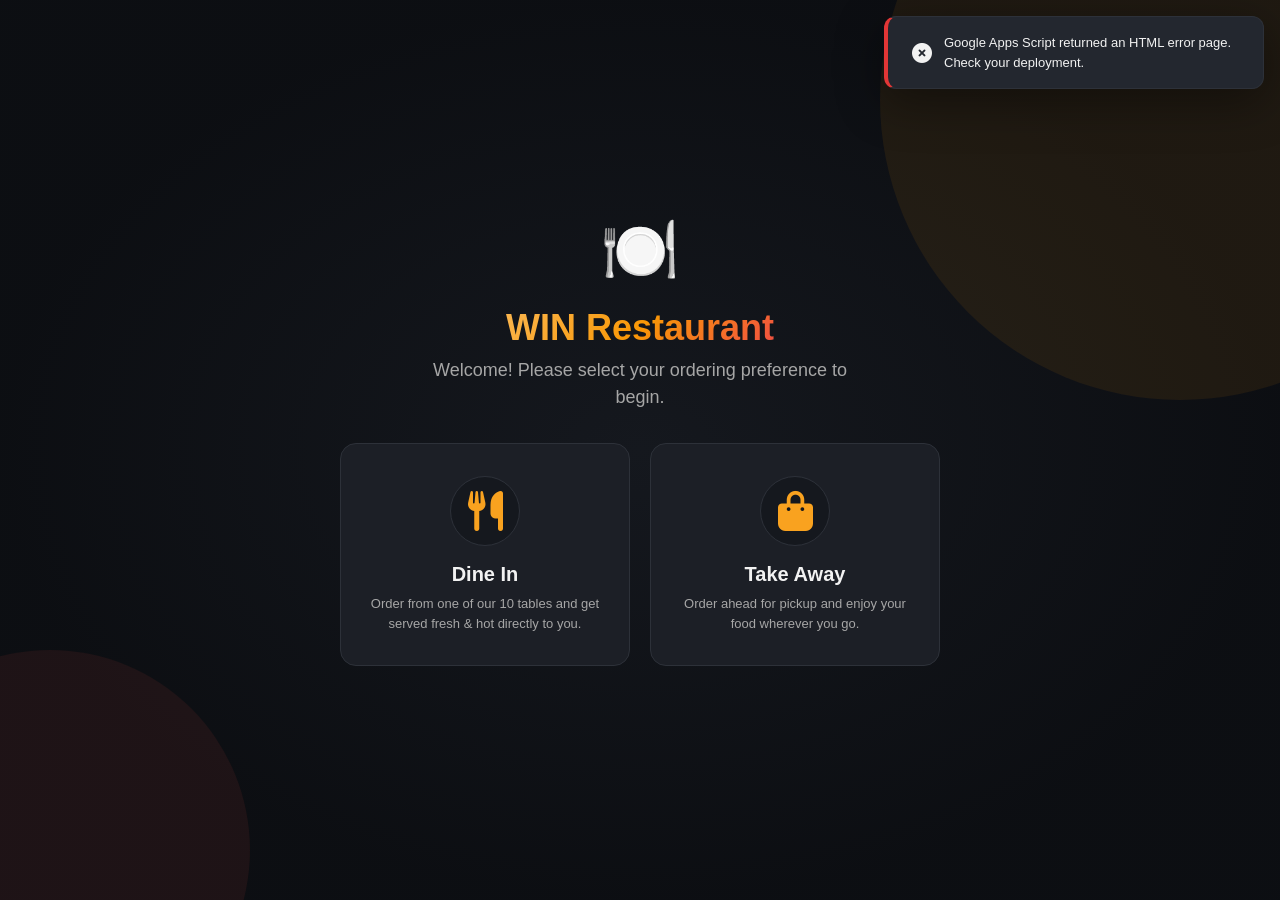
<file: index.html>
<!DOCTYPE html>
<html lang="en">

<head>
  <meta charset="UTF-8">
  <meta name="viewport" content="width=device-width, initial-scale=1.0">
  <meta name="description"
    content="Scan QR code to order food from your table or choose takeaway. Fast, contactless dining.">
  <meta name="theme-color" content="#0f1117">
  <title>WIN Restaurant</title>

  <!-- PWA Meta Tags & Manifest -->

  <meta name="apple-mobile-web-app-capable" content="yes">
  <meta name="apple-mobile-web-app-status-bar-style" content="black-translucent">
  <meta name="apple-mobile-web-app-title" content="WIN Restaurant">
  <link rel="apple-touch-icon" href="icons/icon-512.png">

  <link rel="stylesheet" href="css/base.css">
  <link rel="stylesheet" href="https://cdnjs.cloudflare.com/ajax/libs/font-awesome/6.4.0/css/all.min.css">

  <style>
    .landing {
      min-height: 100vh;
      display: flex;
      flex-direction: column;
      align-items: center;
      justify-content: center;
      text-align: center;
      padding: var(--sp-8);
      background: radial-gradient(ellipse at center, var(--clr-bg-secondary) 0%, var(--clr-bg-primary) 70%);
      position: relative;
      overflow: hidden;
    }

    /* Decorative circles */
    .landing::before,
    .landing::after {
      content: '';
      position: absolute;
      border-radius: 50%;
      opacity: 0.08;
    }

    .landing::before {
      width: 600px;
      height: 600px;
      background: var(--clr-primary);
      top: -200px;
      right: -200px;
    }

    .landing::after {
      width: 400px;
      height: 400px;
      background: var(--clr-accent);
      bottom: -150px;
      left: -150px;
    }

    .landing-logo {
      font-size: 4rem;
      margin-bottom: var(--sp-2);
      animation: bounce 2s ease infinite;
      z-index: 2;
    }

    .landing h1 {
      font-size: var(--fs-4xl);
      margin-bottom: var(--sp-2);
      background: linear-gradient(135deg, var(--clr-primary-300), var(--clr-primary), var(--clr-accent));
      -webkit-background-clip: text;
      -webkit-text-fill-color: transparent;
      background-clip: text;
      z-index: 2;
    }

    .landing-subtitle {
      font-size: var(--fs-lg);
      color: var(--clr-text-secondary);
      margin-bottom: var(--sp-4);
      max-width: 450px;
      z-index: 2;
    }

    /* Choice Grid & Cards */
    .choice-container {
      display: flex;
      flex-direction: column;
      align-items: center;
      width: 100%;
      max-width: 600px;
      margin-top: var(--sp-4);
      margin-bottom: var(--sp-8);
      z-index: 2;
    }

    .choice-grid {
      display: grid;
      grid-template-columns: 1fr 1fr;
      gap: var(--sp-5);
      width: 100%;
    }

    @media (max-width: 576px) {
      .choice-grid {
        grid-template-columns: 1fr;
        gap: var(--sp-4);
      }
    }

    .choice-card {
      background: var(--clr-bg-card);
      border: 1px solid var(--clr-border);
      border-radius: var(--radius-xl);
      padding: var(--sp-8) var(--sp-5);
      display: flex;
      flex-direction: column;
      align-items: center;
      text-align: center;
      cursor: pointer;
      transition: all var(--transition-base);
      position: relative;
      overflow: hidden;
    }

    .choice-card::before {
      content: '';
      position: absolute;
      top: 0;
      left: 0;
      width: 100%;
      height: 4px;
      background: transparent;
      transition: background var(--transition-base);
    }

    .choice-card:hover {
      border-color: var(--clr-primary);
      box-shadow: var(--shadow-glow);
      transform: translateY(-4px);
    }

    .choice-card.dine-in:hover::before {
      background: linear-gradient(90deg, var(--clr-primary), var(--clr-accent));
    }

    .choice-card.takeaway:hover::before {
      background: linear-gradient(90deg, var(--clr-accent), var(--clr-primary));
    }

    .choice-icon {
      font-size: 2.5rem;
      margin-bottom: var(--sp-4);
      height: 70px;
      width: 70px;
      display: flex;
      align-items: center;
      justify-content: center;
      background: var(--clr-bg-secondary);
      border-radius: var(--radius-full);
      color: var(--clr-primary-400);
      border: 1px solid var(--clr-border);
      transition: all var(--transition-base);
    }

    .choice-card:hover .choice-icon {
      background: var(--clr-primary-50);
      color: var(--clr-primary-700);
      border-color: var(--clr-primary-200);
      transform: scale(1.08);
    }

    .choice-card.takeaway:hover .choice-icon {
      background: var(--clr-accent-light);
      color: var(--clr-accent);
      border-color: var(--clr-accent-light);
    }

    .choice-title {
      font-size: var(--fs-xl);
      font-weight: var(--fw-bold);
      margin-bottom: var(--sp-2);
      color: var(--clr-text-primary);
    }

    .choice-desc {
      font-size: var(--fs-sm);
      color: var(--clr-text-secondary);
      line-height: var(--lh-normal);
    }

    /* Modal Styles */
    .modal-overlay {
      position: fixed;
      inset: 0;
      background: hsla(220, 20%, 6%, 0.8);
      z-index: var(--z-modal);
      display: flex;
      align-items: center;
      justify-content: center;
      backdrop-filter: blur(6px);
      opacity: 0;
      pointer-events: none;
      transition: opacity var(--transition-base);
    }

    .modal-overlay.active {
      opacity: 1;
      pointer-events: auto;
    }

    .table-modal {
      background: var(--clr-bg-card);
      border: 1px solid var(--clr-border);
      border-radius: var(--radius-xl);
      padding: var(--sp-6) var(--sp-6) var(--sp-6);
      max-width: 440px;
      width: 90%;
      box-shadow: var(--shadow-xl);
      transform: scale(0.95);
      transition: transform var(--transition-spring);
      position: relative;
      text-align: left;
      display: flex;
      flex-direction: column;
      max-height: 90vh;
    }

    .modal-overlay.active .table-modal {
      transform: scale(1);
    }

    .close-modal-btn {
      position: absolute;
      top: var(--sp-4);
      right: var(--sp-4);
      background: transparent;
      border: none;
      font-size: 1.25rem;
      color: var(--clr-text-muted);
      cursor: pointer;
      transition: color var(--transition-fast);
      display: flex;
      align-items: center;
      justify-content: center;
      width: 30px;
      height: 30px;
      z-index: 10;
    }

    .close-modal-btn:hover {
      color: var(--clr-text-primary);
    }

    /* Search input styling */
    .search-input-wrapper {
      position: relative;
      margin-bottom: var(--sp-4);
    }

    .search-input-wrapper .search-icon {
      position: absolute;
      left: var(--sp-3.5);
      top: 50%;
      transform: translateY(-50%);
      color: var(--clr-text-muted);
    }

    .search-input-wrapper .form-input {
      padding-left: var(--sp-10);
      background: var(--clr-bg-secondary);
      border-color: var(--clr-border);
    }

    /* Scrollable table grid */
    .table-scroll-container {
      overflow-y: auto;
      margin-bottom: var(--sp-4);
      padding-right: var(--sp-1);
      flex-grow: 1;
      max-height: 240px;
    }

    .table-options-grid {
      display: grid;
      grid-template-columns: repeat(3, 1fr);
      gap: var(--sp-2.5);
    }

    .table-cell {
      background: var(--clr-bg-secondary);
      border: 1px solid var(--clr-border);
      border-radius: var(--radius-lg);
      padding: var(--sp-4) var(--sp-2);
      display: flex;
      flex-direction: column;
      align-items: center;
      justify-content: center;
      font-weight: var(--fw-bold);
      color: var(--clr-text-primary);
      cursor: pointer;
      transition: all var(--transition-fast);
      min-height: 72px;
      font-size: var(--fs-sm);
    }

    .table-cell i {
      font-size: 1.15rem;
      margin-bottom: var(--sp-1.5);
      color: var(--clr-text-muted);
      transition: color var(--transition-fast);
    }

    .table-cell:hover {
      border-color: var(--clr-primary-400);
      background: var(--clr-bg-hover);
    }

    .table-cell:hover i {
      color: var(--clr-primary-400);
    }

    .table-cell.selected {
      background: linear-gradient(135deg, var(--clr-primary), var(--clr-primary-600));
      color: var(--clr-text-inverse);
      border-color: var(--clr-primary);
      box-shadow: var(--shadow-glow);
    }

    .table-cell.selected i {
      color: var(--clr-text-inverse);
    }

    .table-grid-empty {
      text-align: center;
      padding: var(--sp-6) 0;
      color: var(--clr-text-muted);
      font-size: var(--fs-sm);
      grid-column: 1 / -1;
    }

    /* Staff Footer styling */
    .staff-footer {
      margin-top: auto;
      display: flex;
      gap: var(--sp-6);
      font-size: var(--fs-xs);
      color: var(--clr-text-muted);
      z-index: 2;
      padding-top: var(--sp-4);
    }

    .staff-footer a {
      color: var(--clr-text-muted);
      display: inline-flex;
      align-items: center;
      gap: var(--sp-1.5);
      transition: color var(--transition-fast);
    }

    .staff-footer a:hover {
      color: var(--clr-primary-400);
    }

    .landing-redirect {
      display: flex;
      align-items: center;
      gap: var(--sp-3);
      color: var(--clr-text-muted);
      font-size: var(--fs-sm);
      margin-top: var(--sp-6);
    }
  </style>
</head>

<body>
  <div class="landing">
    <div class="landing-logo">🍽️</div>
    <h1>WIN Restaurant</h1>
    <p class="landing-subtitle">Welcome! Please select your ordering preference to begin.</p>

    <!-- Dine In or Take Away Choice UI -->
    <div class="choice-container">
      <div class="choice-grid">
        <div class="choice-card dine-in" id="btn-dine-in">
          <div class="choice-icon">
            <i class="fa-solid fa-utensils"></i>
          </div>
          <h3 class="choice-title">Dine In</h3>
          <p class="choice-desc">Order from one of our <span id="dine-in-table-count">10</span> tables and get served
            fresh & hot directly to you.</p>
        </div>

        <div class="choice-card takeaway" id="btn-takeaway">
          <div class="choice-icon">
            <i class="fa-solid fa-bag-shopping"></i>
          </div>
          <h3 class="choice-title">Take Away</h3>
          <p class="choice-desc">Order ahead for pickup and enjoy your food wherever you go.</p>
        </div>
      </div>
    </div>



    <div class="landing-redirect" id="redirect-msg" style="display: none;">
      <div class="spinner spinner--sm"></div>
      <span>Redirecting to menu...</span>
    </div>
  </div>

  <!-- Table Selection Modal (MFA version for more tables) -->
  <div class="modal-overlay" id="table-modal-overlay">
    <div class="table-modal">
      <button class="close-modal-btn" id="close-modal-btn">✕</button>
      <h3 style="font-size: var(--fs-lg); margin-bottom: var(--sp-1);"><i class="fa-solid fa-chair"
          style="color: var(--clr-primary);"></i> Select Your Table</h3>
      <p style="font-size: var(--fs-xs); color: var(--clr-text-secondary); margin-bottom: var(--sp-4);">Please choose
        your table from the <span id="modal-table-count">10</span> tables below or search to proceed.</p>

      <!-- Search & Input Box -->
      <div class="search-input-wrapper">
        <span class="search-icon"><i class="fa-solid fa-magnifying-glass"></i></span>
        <input type="text" class="form-input" id="table-search-input" placeholder="Search or enter table number...">
      </div>

      <!-- Scrollable Grid -->
      <div class="table-scroll-container">
        <div class="table-options-grid" id="modal-tables-grid">
          <!-- Populated dynamically -->
        </div>
      </div>

      <!-- Confirmation CTA -->
      <button class="btn btn--primary btn--full btn--md" id="btn-confirm-table" style="margin-top: auto;">
        Confirm Table & Order
      </button>
    </div>
  </div>

  <script src="js/config.js"></script>
  <script src="js/api.js"></script>
  <script>
    // 1. Check if ?t= or ?table= query parameter is in URL (QR code scanned)
    const params = new URLSearchParams(window.location.search);
    const table = params.get('t') || params.get('table');
    if (table) {
      document.getElementById('redirect-msg').style.display = 'flex';
      // Hide the choice UI while redirecting
      document.querySelector('.choice-container').style.display = 'none';
      setTimeout(() => {
        window.location.href = `menu/?t=${encodeURIComponent(table)}`;
      }, 800);
    }

    // 2. Dynamic Tables List Loader (Real-time Config from Sheets API)
    let tablesList = [];

    async function loadTablesList() {
      let numTables = 10;
      try {
        const config = await API.getConfig();
        if (config && config.num_tables) {
          numTables = parseInt(config.num_tables) || 10;
        }
        if (typeof window.applyBrandSettings === 'function') {
          window.applyBrandSettings();
        }
      } catch (e) {
        console.warn('Could not load configuration dynamically, falling back to 10:', e);
      }

      // Populate table data
      tablesList = Array.from({ length: numTables }, (_, i) => {
        const id = String(i + 1);
        return { id };
      });

      // Update count text in UI
      const cardCountEl = document.getElementById('dine-in-table-count');
      const modalCountEl = document.getElementById('modal-table-count');
      if (cardCountEl) cardCountEl.textContent = numTables;
      if (modalCountEl) modalCountEl.textContent = numTables;

      renderTablesGrid();
    }

    // 3. Setup UI Controls
    const btnDineIn = document.getElementById('btn-dine-in');
    const btnTakeaway = document.getElementById('btn-takeaway');
    const tableModalOverlay = document.getElementById('table-modal-overlay');
    const closeModalBtn = document.getElementById('close-modal-btn');
    const tableSearchInput = document.getElementById('table-search-input');
    const btnConfirmTable = document.getElementById('btn-confirm-table');
    const tablesGrid = document.getElementById('modal-tables-grid');

    let selectedTableNum = '';
    let searchQuery = '';

    // Render Table Grid function
    function renderTablesGrid() {
      tablesGrid.innerHTML = '';

      const filtered = tablesList.filter(t => {
        return t.id.includes(searchQuery);
      });

      if (filtered.length === 0) {
        tablesGrid.innerHTML = `<div class="table-grid-empty">No tables match your search.</div>`;
        return;
      }

      filtered.forEach(t => {
        const isSelected = (selectedTableNum === t.id);
        const cell = document.createElement('div');
        cell.className = `table-cell ${isSelected ? 'selected' : ''}`;
        cell.dataset.table = t.id;
        cell.innerHTML = `
          <i class="fa-solid fa-chair"></i>
          <span>Table ${t.id}</span>
        `;

        cell.addEventListener('click', () => {
          document.querySelectorAll('.table-cell').forEach(c => c.classList.remove('selected'));
          cell.classList.add('selected');
          selectedTableNum = t.id;
          tableSearchInput.value = `Table ${t.id}`;
        });

        tablesGrid.appendChild(cell);
      });
    }

    // Search / Custom Input typing
    tableSearchInput.addEventListener('input', (e) => {
      const val = e.target.value.trim().toLowerCase();
      // Remove text prefix like "table " if present
      const cleanVal = val.replace(/^table\s+/, '');

      searchQuery = cleanVal;
      renderTablesGrid();

      // If user typed an exact table number, select it
      const exactMatch = tablesList.find(t => t.id === cleanVal);
      if (exactMatch) {
        selectedTableNum = exactMatch.id;
        // Re-render to show selected table highlighted
        renderTablesGrid();
      } else {
        selectedTableNum = cleanVal; // Keep what they typed as manual input (e.g. T45 or custom)
      }
    });

    // Takeaway click
    btnTakeaway.addEventListener('click', () => {
      window.location.href = 'menu/?t=Takeaway';
    });

    // Dine In click -> Open Table Modal
    btnDineIn.addEventListener('click', () => {
      const lastTable = localStorage.getItem('qr_order_table');
      if (lastTable && lastTable.toLowerCase() !== 'takeaway') {
        selectedTableNum = lastTable;
        tableSearchInput.value = `Table ${lastTable}`;
      } else {
        selectedTableNum = '';
        tableSearchInput.value = '';
      }
      searchQuery = '';

      renderTablesGrid();
      tableModalOverlay.classList.add('active');

      // Scroll selected table into view if exists
      setTimeout(() => {
        if (selectedTableNum) {
          const selectedCell = tablesGrid.querySelector(`.table-cell[data-table="${selectedTableNum}"]`);
          if (selectedCell) {
            selectedCell.scrollIntoView({ behavior: 'smooth', block: 'center' });
          }
        }
      }, 150);
    });

    // Close Modal
    closeModalBtn.addEventListener('click', () => {
      tableModalOverlay.classList.remove('active');
    });

    tableModalOverlay.addEventListener('click', (e) => {
      if (e.target === tableModalOverlay) {
        tableModalOverlay.classList.remove('active');
      }
    });

    // Confirm selection
    btnConfirmTable.addEventListener('click', () => {
      let finalTableVal = selectedTableNum;

      // Fallback to text box content if grid has no selection
      if (!finalTableVal) {
        const rawInput = tableSearchInput.value.trim();
        finalTableVal = rawInput.replace(/^table\s+/i, '');
      }

      function showError(msg) {
        let errEl = document.getElementById('custom-alert');
        if (!errEl) {
          errEl = document.createElement('div');
          errEl.id = 'custom-alert';
          errEl.style.position = 'fixed';
          errEl.style.top = '20px';
          errEl.style.left = '50%';
          errEl.style.transform = 'translateX(-50%)';
          errEl.style.background = 'var(--clr-error)';
          errEl.style.color = '#fff';
          errEl.style.padding = '12px 24px';
          errEl.style.borderRadius = 'var(--radius-full)';
          errEl.style.boxShadow = '0 10px 25px rgba(239,68,68,0.4)';
          errEl.style.zIndex = '9999';
          errEl.style.fontWeight = 'bold';
          errEl.style.transition = 'opacity 0.3s ease';
          document.body.appendChild(errEl);
        }
        errEl.innerHTML = `<i class="fa-solid fa-triangle-exclamation"></i> ${msg}`;
        errEl.style.opacity = '1';
        setTimeout(() => { errEl.style.opacity = '0'; }, 4000);
      }

      if (!finalTableVal) {
        showError('Please select or enter a table number.');
        return;
      }

      // Validate that the table number is within the range 1 to n
      const tableNumInt = parseInt(finalTableVal);
      if (isNaN(tableNumInt) || tableNumInt < 1 || tableNumInt > tablesList.length) {
        showError(`Please enter a valid table number between 1 and ${tablesList.length}.`);
        return;
      }

      tableModalOverlay.classList.remove('active');
      document.getElementById('redirect-msg').style.display = 'flex';
      setTimeout(() => {
        window.location.href = `menu/?t=${encodeURIComponent(finalTableVal)}`;
      }, 500);
    });

    // Run initialization to load real-time configuration
    loadTablesList();
  </script>

  <!-- Service Worker Registration -->
  <script>
    if ('serviceWorker' in navigator) {
      window.addEventListener('load', () => {
        navigator.serviceWorker.register('sw.js')
          .then(reg => console.log('Service Worker registered successfully.', reg.scope))
          .catch(err => console.log('Service Worker registration failed.', err));
      });
    }
  </script>
</body>

</html>
</file>
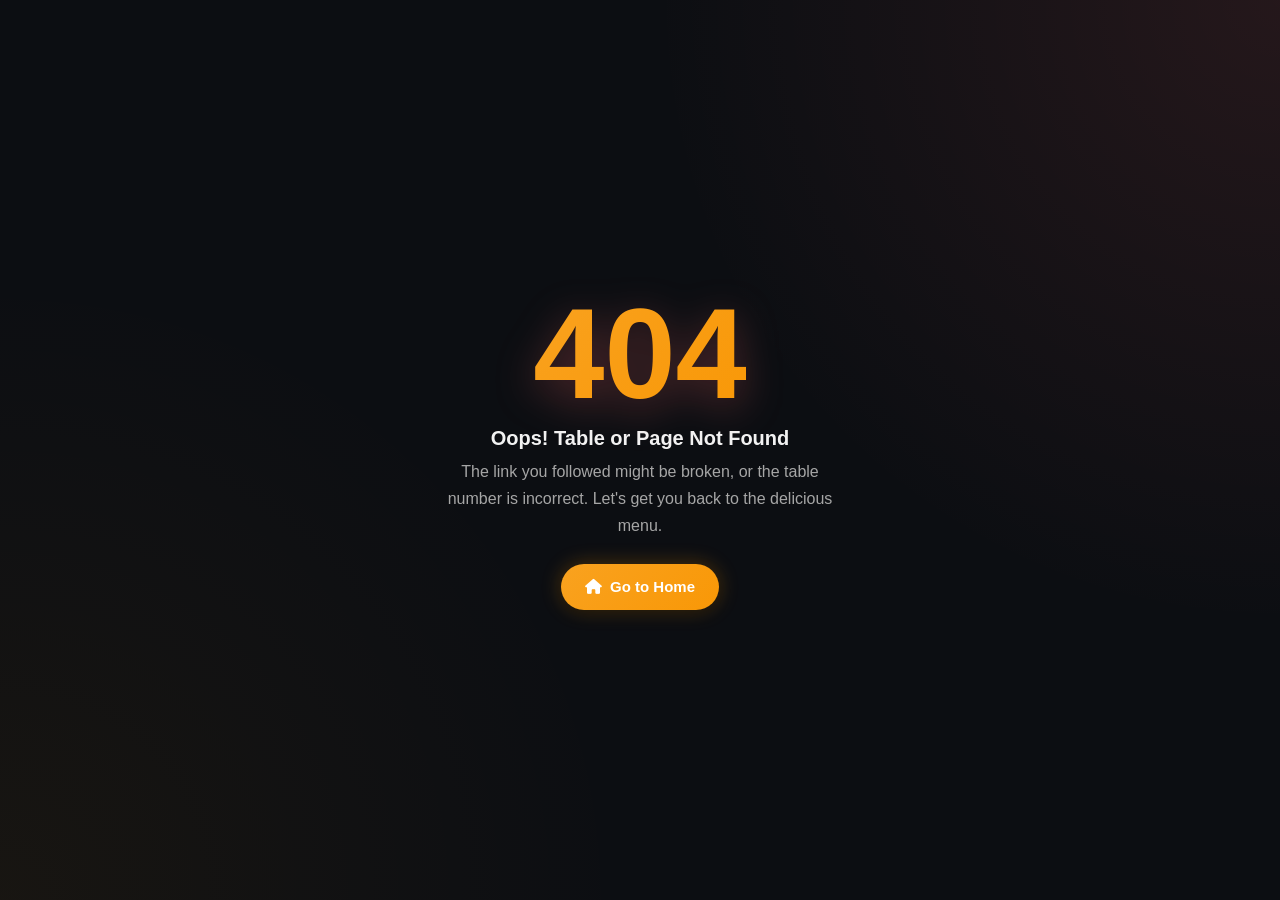
<file: 404/index.html>
<!DOCTYPE html>
<html lang="en">
<head>
  <meta charset="UTF-8" />
  <meta name="viewport" content="width=device-width, initial-scale=1.0, maximum-scale=1.0, user-scalable=no" />
  <title>Page Not Found</title>

  <!-- Google Fonts -->
  <link rel="preconnect" href="https://fonts.googleapis.com" />
  <link rel="preconnect" href="https://fonts.gstatic.com" crossorigin />
  <link href="https://fonts.googleapis.com/css2?family=Inter:wght@400;500;600;700&family=Outfit:wght@400;600;800&display=swap" rel="stylesheet" />
  
  <!-- Font Awesome -->
  <link rel="stylesheet" href="https://cdnjs.cloudflare.com/ajax/libs/font-awesome/6.4.0/css/all.min.css" />

  <!-- Shared CSS -->
  <link rel="stylesheet" href="../css/variables.css" />
  <link rel="stylesheet" href="../css/base.css" />

  <style>
    body {
      display: flex;
      flex-direction: column;
      align-items: center;
      justify-content: center;
      min-height: 100vh;
      background: var(--clr-bg-primary);
      text-align: center;
      padding: var(--sp-6);
      background-image: radial-gradient(circle at top right, rgba(var(--clr-primary-rgb, 255,107,107), 0.1), transparent 40%),
                        radial-gradient(circle at bottom left, rgba(var(--clr-accent-rgb, 245,158,11), 0.05), transparent 40%);
    }
    
    .error-code {
      font-family: var(--font-heading);
      font-size: 8rem;
      font-weight: 800;
      background: linear-gradient(135deg, var(--clr-primary-400), var(--clr-primary));
      -webkit-background-clip: text;
      background-clip: text;
      -webkit-text-fill-color: transparent;
      margin-bottom: 0;
      line-height: 1;
      filter: drop-shadow(0 10px 20px rgba(var(--clr-primary-rgb, 255, 107, 107), 0.3));
    }

    h1 {
      font-family: var(--font-heading);
      font-size: var(--fs-xl);
      margin-top: var(--sp-2);
      margin-bottom: var(--sp-2);
      color: var(--clr-text-primary);
    }

    p {
      color: var(--clr-text-secondary);
      font-size: var(--fs-md);
      margin-bottom: var(--sp-6);
      max-width: 400px;
      line-height: var(--lh-relaxed);
    }

    .btn-group {
      display: flex;
      gap: var(--sp-4);
      flex-wrap: wrap;
      justify-content: center;
    }

    .btn-home {
      padding: var(--sp-3) var(--sp-6);
      font-size: var(--fs-base);
      font-weight: var(--fw-bold);
      background: linear-gradient(135deg, var(--clr-primary-400), var(--clr-primary));
      color: white;
      border: none;
      border-radius: var(--radius-full);
      cursor: pointer;
      display: flex;
      align-items: center;
      gap: var(--sp-2);
      box-shadow: var(--shadow-md), var(--shadow-glow);
      transition: all var(--transition-base);
      text-decoration: none;
    }

    .btn-home:hover {
      transform: scale(1.05);
      box-shadow: var(--shadow-lg), var(--shadow-glow);
    }
    
    .btn-back {
      padding: var(--sp-3) var(--sp-6);
      font-size: var(--fs-base);
      font-weight: var(--fw-bold);
      background: var(--clr-bg-card);
      color: var(--clr-text-primary);
      border: 1px solid var(--clr-border);
      border-radius: var(--radius-full);
      cursor: pointer;
      display: flex;
      align-items: center;
      gap: var(--sp-2);
      transition: all var(--transition-base);
    }
    
    .btn-back:hover {
      background: var(--clr-bg-elevated);
      border-color: var(--clr-border-light);
    }
  </style>
</head>
<body>

  <div class="error-code">404</div>
  
  <h1>Oops! Table or Page Not Found</h1>
  <p>The link you followed might be broken, or the table number is incorrect. Let's get you back to the delicious menu.</p>
  
  <div class="btn-group">
    <a href="../" class="btn-home">
      <i class="fa-solid fa-house"></i> Go to Home
    </a>
  </div>

</body>
</html>
</file>
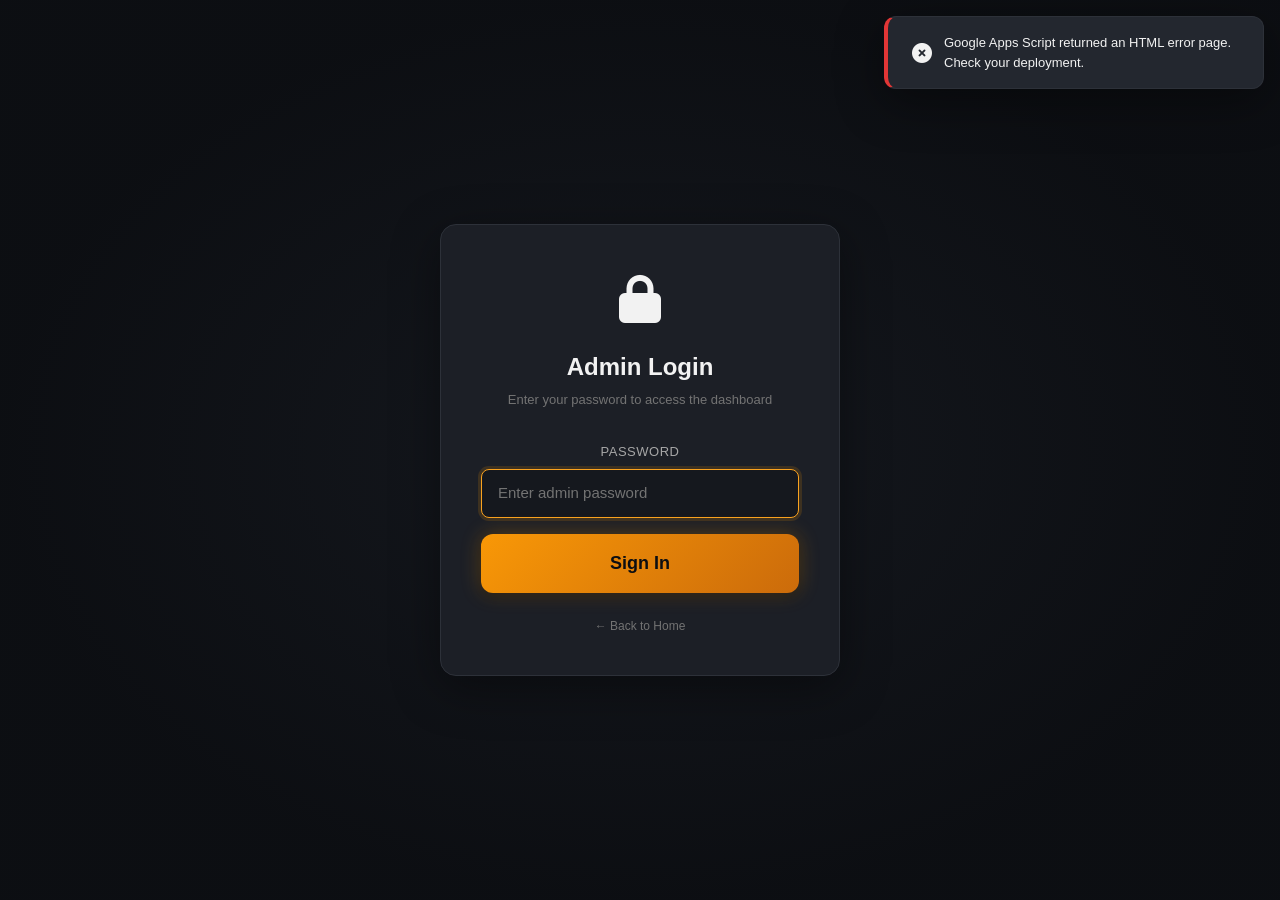
<file: admin/index.html>
<!DOCTYPE html>
<html lang="en">

<head>
  <meta charset="UTF-8">
  <meta name="viewport" content="width=device-width, initial-scale=1.0">
  <meta name="description" content="Restaurant admin dashboard — overview of today's orders, revenue, and key metrics.">
  <meta name="theme-color" content="#0f1117">
  <title>Dashboard — Admin Panel</title>

  <!-- PWA Meta Tags & Manifest -->
  <link rel="manifest" href="../manifest.json">
  <meta name="apple-mobile-web-app-capable" content="yes">
  <meta name="apple-mobile-web-app-status-bar-style" content="black-translucent">
  <meta name="apple-mobile-web-app-title" content="WIN Restaurant">
  <link rel="apple-touch-icon" href="../icons/icon-512.png">

  <link rel="stylesheet" href="../css/base.css">
  <link rel="stylesheet" href="../css/admin.css">
  <link rel="stylesheet" href="../css/payment.css">
  <link rel="stylesheet" href="https://cdnjs.cloudflare.com/ajax/libs/font-awesome/6.4.0/css/all.min.css">
</head>

<body>
  <div class="admin-layout">
    <!-- Sidebar -->
    <aside class="admin-sidebar" id="sidebar">
      <div class="sidebar-header">
        <div class="sidebar-brand" id="sidebar-brand"><i class="fa-solid fa-utensils"></i> WIN Cafe</div>
        <div class="sidebar-subtitle">Admin Panel</div>
      </div>
      <nav class="sidebar-nav">
        <a href="./" class="sidebar-link active">
          <span class="icon"><i class="fa-solid fa-chart-simple"></i></span> Dashboard
        </a>
        <a href="menu-manage/" class="sidebar-link">
          <span class="icon"><i class="fa-solid fa-clipboard-list"></i></span> Menu Management
        </a>
        <a href="orders/" class="sidebar-link">
          <span class="icon"><i class="fa-solid fa-box"></i></span> Order Management
        </a>
        <a href="cancellations/" class="sidebar-link">
          <span class="icon"><i class="fa-solid fa-ban" style="color:var(--clr-error);"></i></span> Cancellations
        </a>
        <a href="qr/" class="sidebar-link">
          <span class="icon"><i class="fa-solid fa-qrcode"></i></span> QR Codes
        </a>
        <a href="../kitchen/" class="sidebar-link">
          <span class="icon"><i class="fa-solid fa-kitchen-set"></i></span> Kitchen Display
        </a>
        <a href="../menu/?t=T1" class="sidebar-link">
          <span class="icon"><i class="fa-solid fa-mobile-screen"></i></span> Customer View
        </a>
      </nav>
      <div class="sidebar-footer">
        <button class="btn btn--ghost btn--full btn--sm" id="logout-btn">
          <i class="fa-solid fa-arrow-right-from-bracket"></i> Logout
        </button>
      </div>
    </aside>

    <!-- Mobile sidebar toggle -->
    <button class="sidebar-toggle" id="sidebar-toggle">☰</button>
    <div class="sidebar-backdrop" id="sidebar-backdrop"></div>

    <!-- Main Content -->
    <main class="admin-main">
      <div class="admin-page-header">
        <h1 class="admin-page-title"><i class="fa-solid fa-chart-simple"></i> Dashboard</h1>
        <span style="font-size: var(--fs-sm); color: var(--clr-text-muted);" id="current-date"></span>
      </div>

      <!-- Cancellation Request Alerts (auto-polled) -->
      <div id="cancellation-alerts-container" style="margin-bottom:var(--sp-4);"></div>

      <!-- Stats Grid -->
      <div class="stats-grid stagger" id="stats-grid">
        <div class="stat-card">
          <div class="stat-icon stat-icon--primary"><i class="fa-solid fa-box"></i></div>
          <div class="stat-info">
            <span class="stat-label">Today's Orders</span>
            <span class="stat-value" id="stat-orders">—</span>
          </div>
        </div>
        <div class="stat-card">
          <div class="stat-icon stat-icon--success"><i class="fa-solid fa-sack-dollar"></i></div>
          <div class="stat-info">
            <span class="stat-label">Today's Revenue</span>
            <span class="stat-value" id="stat-revenue">—</span>
          </div>
        </div>
        <div class="stat-card">
          <div class="stat-icon stat-icon--warning"><i class="fa-solid fa-hourglass-half"></i></div>
          <div class="stat-info">
            <span class="stat-label">Pending Orders</span>
            <span class="stat-value" id="stat-pending">—</span>
          </div>
        </div>
        <div class="stat-card">
          <div class="stat-icon stat-icon--info"><i class="fa-solid fa-circle-check"></i></div>
          <div class="stat-info">
            <span class="stat-label">Completed</span>
            <span class="stat-value" id="stat-completed">—</span>
          </div>
        </div>
        <div class="stat-card" style="border-color: hsla(0,75%,55%,0.3);">
          <div class="stat-icon" style="background:hsla(0,75%,55%,0.12); color:var(--clr-error);"><i
              class="fa-solid fa-ban"></i></div>
          <div class="stat-info">
            <span class="stat-label">Cancelled Today</span>
            <span class="stat-value" id="stat-cancelled">—</span>
          </div>
        </div>

      </div>

      <!-- Recent Orders Table -->
      <div class="data-table-wrapper">
        <div class="data-table-header">
          <h3><i class="fa-solid fa-clipboard-list"></i> Recent Orders</h3>
          <div style="display: flex; gap: var(--sp-2);">
            <button id="download-orders-btn" class="btn btn--primary btn--sm"
              style="background: linear-gradient(135deg, #107c41, #1f9a55); border: none; box-shadow: none;">
              <i class="fa-solid fa-file-excel"></i> Download Excel
            </button>
            <a href="orders/" class="btn btn--outline btn--sm">View All →</a>
          </div>
        </div>
        <table class="data-table responsive-table">
          <thead>
            <tr>
              <th>Order ID</th>
              <th>Table</th>
              <th>Items</th>
              <th>Total</th>
              <th>Status</th>
              <th>Time</th>
            </tr>
          </thead>
          <tbody id="recent-orders-body">
            <tr>
              <td colspan="6" style="text-align: center; padding: 2rem; color: var(--clr-text-muted);">Loading...</td>
            </tr>
          </tbody>
        </table>
      </div>
    </main>
  </div>

  <script src="../js/config.js"></script>
  <script src="../js/api.js"></script>
  <script>
    // ── Auth guard ──
    if (!sessionStorage.getItem(CONFIG.STORAGE_KEYS.AUTH)) {
      window.location.href = 'login/';
    }

    // ── Elements ──
    const statOrders = document.getElementById('stat-orders');
    const statRevenue = document.getElementById('stat-revenue');
    const statPending = document.getElementById('stat-pending');
    const statCompleted = document.getElementById('stat-completed');
    const recentOrdersBody = document.getElementById('recent-orders-body');
    const currentDate = document.getElementById('current-date');
    const sidebarBrand = document.getElementById('sidebar-brand');

    // ── Init ──
    async function init() {
      // Set date
      currentDate.textContent = new Date().toLocaleDateString('en-IN', {
        timeZone: 'Asia/Kolkata', weekday: 'long', day: 'numeric', month: 'long', year: 'numeric'
      });

      // Set restaurant name from session
      const name = sessionStorage.getItem('restaurant_name');
      if (name) sidebarBrand.innerHTML = `<i class="fa-solid fa-utensils"></i> ${name}`;

      await loadDashboard();
      await loadCancellationAlerts();

      // Auto-refresh: dashboard every 30s, cancellation alerts every poll interval
      setInterval(loadDashboard, 30000);
      setInterval(loadCancellationAlerts, CONFIG.POLL_INTERVAL * 3);
    }

    async function loadDashboard() {
      try {
        const data = await API.getDashboard();

        // Stats
        statOrders.textContent = data.todayOrders || 0;
        statRevenue.textContent = formatPrice(data.totalRevenue || 0);
        statPending.textContent = data.pendingOrders || 0;
        statCompleted.textContent = data.completedOrders || 0;

        // Cancellation stats
        const cancelledEl = document.getElementById('stat-cancelled');
        const cancelRateEl = document.getElementById('stat-cancel-rate');
        if (cancelledEl) cancelledEl.textContent = data.cancelledToday || 0;
        if (cancelRateEl) {
          const totalOrders = data.todayOrders || 1;
          const cancelled = data.cancelledToday || 0;
          const rate = ((cancelled / totalOrders) * 100).toFixed(1);
          cancelRateEl.textContent = rate + '%';
        }

        // Recent orders table
        const orders = data.recentOrders || [];
        if (orders.length === 0) {
          recentOrdersBody.innerHTML = `
            <tr><td colspan="6" style="text-align: center; padding: 2rem; color: var(--clr-text-muted);">
              No orders today yet. They'll appear here automatically.
            </td></tr>
          `;
        } else {
          recentOrdersBody.innerHTML = orders.map(order => {
            const items = (order.items || []).map(i => `${i.qty}× ${i.name}`).join(', ');
            const statusClass = order.status.toLowerCase();
            return `
              <tr>
                <td data-label="Order ID"><strong>${order.orderId}</strong></td>
                <td data-label="Table"><span class="badge badge--primary">${String(order.table).match(/^\d+$/) ? 'T' + order.table : order.table}</span></td>
                <td data-label="Items" style="max-width:200px; overflow:hidden; text-overflow:ellipsis; white-space:nowrap;">${items || '—'}</td>
                <td data-label="Total"><strong>${formatPrice(order.total)}</strong></td>
                <td data-label="Status"><span class="badge badge--${getStatusBadge(order.status)}">${order.status}</span></td>
                <td data-label="Time" style="color: var(--clr-text-muted); font-size: var(--fs-xs);">${formatTime(order.timestamp)}</td>
              </tr>
            `;
          }).join('');
        }
      } catch (err) {
        console.error('Dashboard load failed:', err);
        // Show demo data
        statOrders.textContent = '12';
        statRevenue.textContent = formatPrice(8450);
        statPending.textContent = '3';
        statCompleted.textContent = '9';
        // Demo cancellation stats
        const cancelledEl2 = document.getElementById('stat-cancelled');
        const cancelRateEl2 = document.getElementById('stat-cancel-rate');
        if (cancelledEl2) cancelledEl2.textContent = '2';
        if (cancelRateEl2) cancelRateEl2.textContent = '16.7%';
        recentOrdersBody.innerHTML = `
          <tr><td colspan="6" style="text-align: center; padding: 2rem; color: var(--clr-text-muted);">
            <i class="fa-solid fa-triangle-exclamation"></i> Could not load data. Check your Google Apps Script URL in config.js
          </td></tr>
        `;
      }
    }

    function getStatusBadge(status) {
      const map = { 'New': 'info', 'Accepted': 'primary', 'Preparing': 'warning', 'Ready': 'success', 'Delivered': 'success', 'Paid': 'success', 'Rejected': 'error' };
      return map[status] || 'info';
    }

    // ── Excel Export function ──
    async function downloadTodayOrdersExcel() {
      const downloadBtn = document.getElementById('download-orders-btn');
      const originalHtml = downloadBtn.innerHTML;
      downloadBtn.disabled = true;
      downloadBtn.innerHTML = '<i class="fa-solid fa-spinner fa-spin"></i> Exporting...';

      try {
        const allOrders = await API.getOrders();

        // Filter for today's orders
        const todayStr = new Date().toISOString().split('T')[0];
        const todayOrders = allOrders.filter(o => {
          try {
            return o.timestamp.split('T')[0] === todayStr;
          } catch (e) {
            return false;
          }
        });

        if (todayOrders.length === 0) {
          showToast('No orders found for today.', 'info');
          return;
        }

        // Generate CSV content with UTF-8 BOM for Excel support
        let csvContent = '\uFEFF';
        const headers = ['Order ID', 'Table', 'Customer Name', 'Mobile Number', 'Items', 'Total Price', 'Status', 'Time', 'Notes'];
        csvContent += headers.map(h => `"${h.replace(/"/g, '""')}"`).join(',') + '\r\n';

        todayOrders.forEach(o => {
          const itemsStr = (o.items || []).map(i => `${i.qty}x ${i.name}`).join('; ');
          const formattedTime = new Date(o.timestamp).toLocaleTimeString('en-IN', { timeZone: 'Asia/Kolkata', hour: '2-digit', minute: '2-digit' });
          const row = [
            o.orderId,
            o.table,
            o.customerName,
            o.mobileNumber,
            itemsStr,
            o.total,
            o.status,
            formattedTime,
            o.notes
          ];
          csvContent += row.map(val => `"${String(val).replace(/"/g, '""')}"`).join(',') + '\r\n';
        });

        // Trigger download
        const blob = new Blob([csvContent], { type: 'text/csv;charset=utf-8;' });
        const link = document.createElement('a');
        const url = URL.createObjectURL(blob);

        link.setAttribute('href', url);
        link.setAttribute('download', `orders_${todayStr}.csv`);
        link.style.visibility = 'hidden';
        document.body.appendChild(link);
        link.click();
        document.body.removeChild(link);
        showToast('Excel file downloaded successfully!', 'success');
      } catch (err) {
        console.error('Excel export failed:', err);
        showToast('Failed to export orders.', 'error');
      } finally {
        downloadBtn.disabled = false;
        downloadBtn.innerHTML = originalHtml;
      }
    }

    // ── Cancellation Request Alerts ──
    async function loadCancellationAlerts() {
      const container = document.getElementById('cancellation-alerts-container');
      if (!container) return;
      try {
        const orders = await API.getOrders('Cancellation Requested');
        if (!orders || orders.length === 0) {
          container.innerHTML = '';
          return;
        }
        container.innerHTML = orders.map(order => {
          const tableDisplay = /^\d+$/.test(String(order.table)) ? 'Table ' + order.table : (order.table || 'Unknown');
          return `
            <div style="background:hsla(0,75%,55%,0.1); border:1.5px solid hsla(0,75%,55%,0.45); border-radius:var(--radius-md); display:flex; justify-content:space-between; align-items:center; padding:var(--sp-3) var(--sp-4); margin-bottom:var(--sp-3); animation:pulse 2s infinite;">
              <span style="font-size:var(--fs-sm); font-weight:var(--fw-medium);">
                <i class="fa-solid fa-triangle-exclamation" style="color:var(--clr-error);"></i>
                &nbsp;<strong>${tableDisplay}</strong> &mdash; Order <strong>#${order.orderId}</strong> has requested cancellation
                ${order.cancel_reason ? ' &middot; <em style="color:var(--clr-text-muted); font-weight:normal;">' + order.cancel_reason + '</em>' : ''}
              </span>
              <a href="cancellations/" class="btn btn--sm" style="background:var(--clr-error); color:#fff; border:none; flex-shrink:0; margin-left:var(--sp-3);">Review &rarr;</a>
            </div>
          `;
        }).join('');
      } catch (err) {
        console.warn('[Dashboard] Cancellation alerts unavailable:', err.message);
      }
    }

    // ── Sidebar toggle (mobile) ──
    const sidebar = document.getElementById('sidebar');
    const sidebarBackdrop = document.getElementById('sidebar-backdrop');

    function toggleSidebar() {
      sidebar.classList.toggle('open');
      sidebarBackdrop.classList.toggle('active');
    }

    document.getElementById('sidebar-toggle').addEventListener('click', toggleSidebar);
    sidebarBackdrop.addEventListener('click', toggleSidebar);

    // ── Excel Download Event ──
    document.getElementById('download-orders-btn').addEventListener('click', downloadTodayOrdersExcel);

    // ── Logout ──
    document.getElementById('logout-btn').addEventListener('click', () => {
      sessionStorage.clear();
      window.location.href = 'login/';
    });

    document.addEventListener('DOMContentLoaded', init);
  </script>

  <!-- Service Worker Registration -->
  <script>
    if ('serviceWorker' in navigator) {
      window.addEventListener('load', () => {
        navigator.serviceWorker.register('../sw.js', { scope: '../' })
          .then(reg => console.log('Service Worker registered successfully.', reg.scope))
          .catch(err => console.log('Service Worker registration failed.', err));
      });
    }
  </script>
  <script src="../../js/notifications.js"></script>
</body>

</html>
</file>
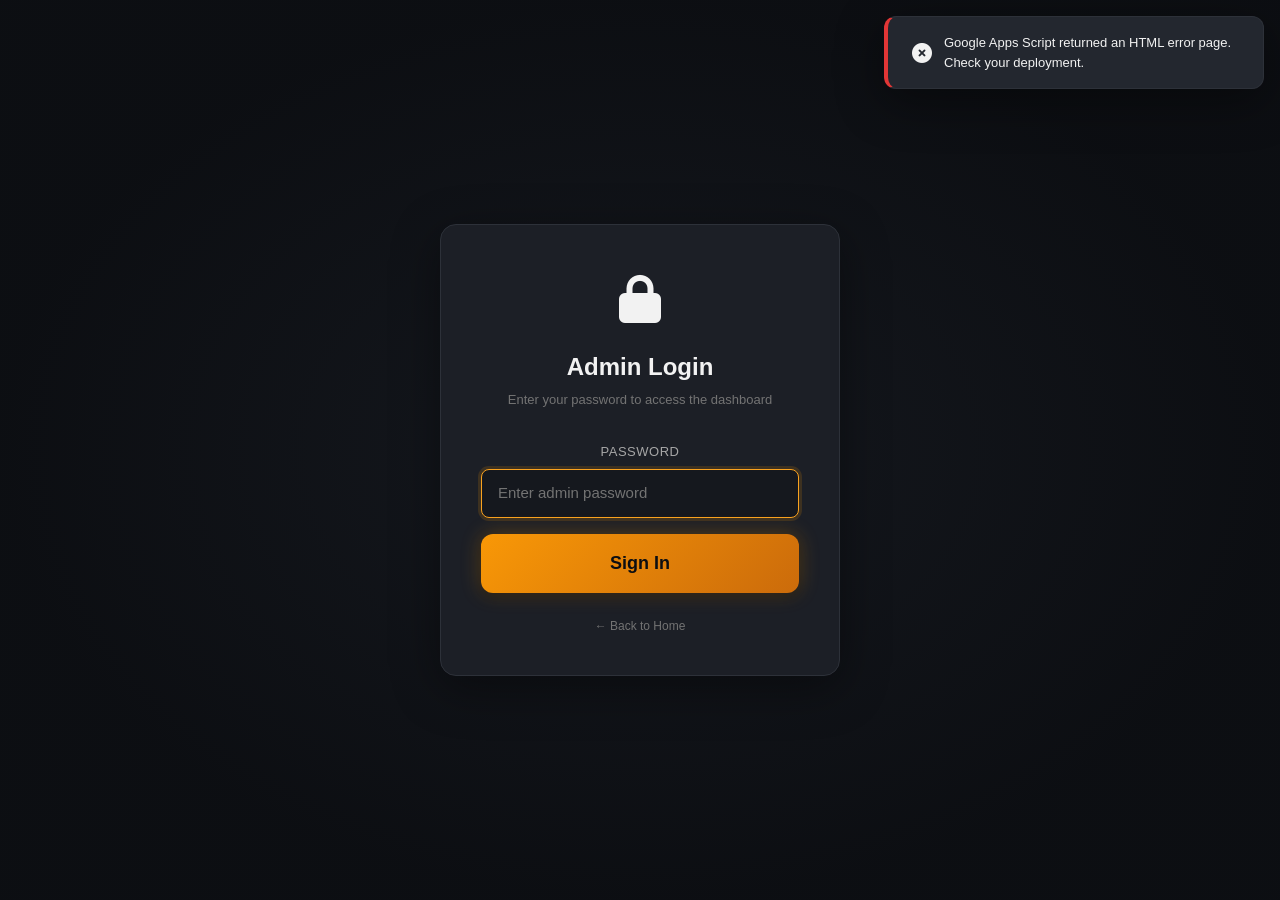
<file: kitchen/index.html>
<!DOCTYPE html>
<html lang="en">
<head>
  <meta charset="UTF-8">
  <meta name="viewport" content="width=device-width, initial-scale=1.0">
  <meta name="description" content="Kitchen display board showing real-time customer orders in Kanban columns.">
  <meta name="theme-color" content="#0f1117">
  <title>Kitchen Display — Admin Panel</title>

  <!-- PWA Meta Tags & Manifest -->
  <link rel="manifest" href="../manifest.json">
  <meta name="apple-mobile-web-app-capable" content="yes">
  <meta name="apple-mobile-web-app-status-bar-style" content="black-translucent">
  <meta name="apple-mobile-web-app-title" content="WIN Restaurant">
  <link rel="apple-touch-icon" href="../icons/icon-512.png">

  <link rel="stylesheet" href="../css/base.css">
  <link rel="stylesheet" href="../css/kitchen.css">
  <link rel="stylesheet" href="https://cdnjs.cloudflare.com/ajax/libs/font-awesome/6.4.0/css/all.min.css">
</head>
<body>
  <div class="kitchen-layout">
    <!-- Header -->
    <header class="kitchen-header">
      <div class="kitchen-title">
        <span class="kitchen-logo"><i class="fa-solid fa-kitchen-set"></i></span>
        <div>
          <h1 style="font-family: var(--font-body); font-size: var(--fs-xl); font-weight: var(--fw-bold); margin: 0;">Kitchen Display</h1>
          <span style="font-size: var(--fs-xs); color: var(--clr-text-muted);" id="kitchen-restaurant-name">WIN Restaurant</span>
        </div>
      </div>

      <div class="kitchen-info">
        <!-- Audio alert toggle -->
        <label class="audio-toggle">
          <input type="checkbox" id="audio-enabled" checked>
          <span class="audio-toggle-btn"></span>
          <span style="color: var(--clr-text-secondary); font-weight: var(--fw-medium);">Sound Alerts</span>
        </label>

        <!-- Current time -->
        <div class="kitchen-time" id="kitchen-clock">00:00:00</div>
        
        <!-- Back button -->
        <a href="../admin/" class="btn btn--outline btn--sm">← Dashboard</a>
      </div>
    </header>

    <!-- Waiter Calls -->
    <div id="waiter-calls-container" style="display: flex; flex-direction: column; gap: var(--sp-2); padding: var(--sp-4) var(--sp-4) 0 var(--sp-4);"></div>

    <!-- Kanban Board -->
    <main class="kitchen-board">
      
      <!-- COLUMN 1: NEW -->
      <section class="kitchen-col" id="col-new">
        <div class="kitchen-col-header col-new">
          <span><i class="fa-solid fa-clipboard-list"></i> New Orders</span>
          <span class="kitchen-col-count" id="count-new">0</span>
        </div>
        <div class="kitchen-col-cards" id="cards-new">
          <!-- Dynamically filled -->
        </div>
      </section>

      <!-- COLUMN 2: PREPARING -->
      <section class="kitchen-col" id="col-preparing">
        <div class="kitchen-col-header col-preparing">
          <span><i class="fa-solid fa-egg"></i> Preparing</span>
          <span class="kitchen-col-count" id="count-preparing">0</span>
        </div>
        <div class="kitchen-col-cards" id="cards-preparing">
          <!-- Dynamically filled -->
        </div>
      </section>

      <!-- COLUMN 3: READY -->
      <section class="kitchen-col" id="col-ready">
        <div class="kitchen-col-header col-ready">
          <span><i class="fa-solid fa-bell"></i> Ready for Pickup</span>
          <span class="kitchen-col-count" id="count-ready">0</span>
        </div>
        <div class="kitchen-col-cards" id="cards-ready">
          <!-- Dynamically filled -->
        </div>
      </section>

      <!-- COLUMN 4: SERVED / UNPAID -->
      <section class="kitchen-col" id="col-delivered">
        <div class="kitchen-col-header col-delivered">
          <span><i class="fa-solid fa-handshake"></i> Served (Unpaid)</span>
          <span class="kitchen-col-count" id="count-delivered">0</span>
        </div>
        <div class="kitchen-col-cards" id="cards-delivered">
          <!-- Dynamically filled -->
        </div>
      </section>

    </main>
  </div>

  <script src="../js/config.js"></script>
  <script src="../js/api.js"></script>
  <script>
    // ── Auth guard ──
    if (!sessionStorage.getItem(CONFIG.STORAGE_KEYS.AUTH)) {
      window.location.href = '../admin/login/';
    }

    // ── State ──
    let orders = [];
    let knownOrderIds = new Set();
    let isInitialLoad = true;

    // ── DOM Elements ──
    const clockEl = document.getElementById('kitchen-clock');
    const restaurantNameEl = document.getElementById('kitchen-restaurant-name');
    const audioEnabledInput = document.getElementById('audio-enabled');
    
    const countNew = document.getElementById('count-new');
    const countPreparing = document.getElementById('count-preparing');
    const countReady = document.getElementById('count-ready');
    const countDelivered = document.getElementById('count-delivered');

    const cardsNew = document.getElementById('cards-new');
    const cardsPreparing = document.getElementById('cards-preparing');
    const cardsReady = document.getElementById('cards-ready');
    const cardsDelivered = document.getElementById('cards-delivered');

    // ── Clock ──
    function updateClock() {
      const now = new Date();
      clockEl.textContent = now.toLocaleTimeString('en-IN', { timeZone: 'Asia/Kolkata', hour12: false });
    }
    setInterval(updateClock, 1000);
    updateClock();

    // ── Init ──
    async function init() {
      // Set restaurant name
      const name = sessionStorage.getItem('restaurant_name') || 'WIN Restaurant';
      restaurantNameEl.textContent = name;

      await Promise.all([loadOrders(), loadWaiterCalls()]);
      isInitialLoad = false;

      // Auto refresh every 5 seconds
      setInterval(() => {
        loadOrders();
        loadWaiterCalls();
      }, CONFIG.POLL_INTERVAL);
    }

    let previousWaiterCalls = 0;

    async function loadWaiterCalls() {
      try {
        const calls = await API.getWaiterCalls();
        const container = document.getElementById('waiter-calls-container');
        
        if (calls.length > previousWaiterCalls) {
          playNotificationChime();
          showToast('Table needs a Waiter!', 'warning');
        }
        previousWaiterCalls = calls.length;

        if (calls.length === 0) {
          container.innerHTML = '';
          return;
        }
        
        container.innerHTML = calls.map(call => `
          <div style="background: var(--clr-error); color: white; padding: var(--sp-3); border-radius: var(--radius-md); display: flex; justify-content: space-between; align-items: center; font-weight: bold; font-family: var(--font-body);">
            <span><i class="fa-solid fa-bell fa-shake"></i> Table ${call.table} called for a Waiter!</span>
            <button class="btn btn--sm" style="background: white; color: var(--clr-error);" onclick="resolveWaiterCall('${call.table}')">Acknowledge</button>
          </div>
        `).join('');
      } catch (err) {
        console.warn('Could not fetch waiter calls');
      }
    }

    window.resolveWaiterCall = async function(id) {
      try {
        await API.resolveWaiterCall(id);
        loadWaiterCalls();
      } catch (err) {
        showToast('Failed to resolve call', 'error');
      }
    };

    // ── Audio Alert (Web Audio API) ──
    let audioCtx = null;

    function initAudio() {
      try {
        if (!audioCtx) {
          audioCtx = new (window.AudioContext || window.webkitAudioContext)();
        }
        if (audioCtx.state === 'suspended') {
          audioCtx.resume();
        }
      } catch (e) {
        console.error("AudioContext initialization failed:", e);
      }
    }

    // Unlock Audio Context on first user interaction
    window.addEventListener('click', initAudio, { once: true });
    window.addEventListener('touchstart', initAudio, { once: true });
    window.addEventListener('keydown', initAudio, { once: true });

    function playNotificationChime() {
      if (!audioEnabledInput.checked) return;
      try {
        initAudio();
        if (!audioCtx) return;
        
        // Tone 1: D5
        const osc1 = audioCtx.createOscillator();
        const gain1 = audioCtx.createGain();
        osc1.type = 'sine';
        osc1.frequency.setValueAtTime(587.33, audioCtx.currentTime); 
        gain1.gain.setValueAtTime(0.08, audioCtx.currentTime);
        gain1.gain.exponentialRampToValueAtTime(0.001, audioCtx.currentTime + 0.35);
        osc1.connect(gain1);
        gain1.connect(audioCtx.destination);
        osc1.start();
        osc1.stop(audioCtx.currentTime + 0.35);

        // Tone 2: A5
        setTimeout(() => {
          if (audioCtx.state === 'closed') return;
          const osc2 = audioCtx.createOscillator();
          const gain2 = audioCtx.createGain();
          osc2.type = 'sine';
          osc2.frequency.setValueAtTime(880, audioCtx.currentTime); 
          gain2.gain.setValueAtTime(0.08, audioCtx.currentTime);
          gain2.gain.exponentialRampToValueAtTime(0.001, audioCtx.currentTime + 0.45);
          osc2.connect(gain2);
          gain2.connect(audioCtx.destination);
          osc2.start();
          osc2.stop(audioCtx.currentTime + 0.45);
        }, 150);
      } catch (e) {
        console.error("Web Audio Alert failed:", e);
      }
    }

    // ── Load Orders ──
    async function loadOrders() {
      try {
        orders = await API.getOrders();
        processOrders();
      } catch (err) {
        console.warn('Could not fetch kitchen orders. Showing mock data.');
        if (isInitialLoad) {
          orders = [
            { orderId: 'M249', table: 'T1', customerName: 'Manish', mobileNumber: '9876543210', items: [{name: 'Margherita Pizza', qty: 2}, {name: 'Cold Coffee', qty: 1}], total: 727, status: 'New', timestamp: new Date().toISOString(), notes: 'No onions' },
            { orderId: 'K603', table: 'T3', customerName: 'Ravi', mobileNumber: '9988776655', items: [{name: 'Veg Burger', qty: 1}], total: 149, status: 'Preparing', timestamp: new Date(Date.now() - 300000).toISOString(), notes: '' },
            { orderId: 'A094', table: 'T5', customerName: 'Sita', mobileNumber: '9848022338', items: [{name: 'Farmhouse Pizza', qty: 1}], total: 349, status: 'Ready', timestamp: new Date(Date.now() - 600000).toISOString(), notes: 'Extra hot' }
          ];
          processOrders();
        }
      }
    }

    function processOrders() {
      let hasNewOrder = false;

      // Filter out Paid and Rejected orders
      const activeOrders = orders.filter(o => o.status !== 'Paid' && o.status !== 'Rejected');

      // Check for new orders to alert
      activeOrders.forEach(o => {
        if (!knownOrderIds.has(o.orderId)) {
          knownOrderIds.add(o.orderId);
          if (!isInitialLoad && o.status === 'New') {
            hasNewOrder = true;
          }
        }
      });

      if (hasNewOrder) {
        playNotificationChime();
        showToast('New order received!', 'info');
      }

      renderColumns(activeOrders);
    }

    function renderColumns(activeOrders) {
      const newOrders = activeOrders.filter(o => o.status === 'New');
      const preparingOrders = activeOrders.filter(o => o.status === 'Accepted' || o.status === 'Preparing');
      const readyOrders = activeOrders.filter(o => o.status === 'Ready');
      const deliveredOrders = activeOrders.filter(o => o.status === 'Delivered');

      // Update counters
      countNew.textContent = newOrders.length;
      countPreparing.textContent = preparingOrders.length;
      countReady.textContent = readyOrders.length;
      if (countDelivered) countDelivered.textContent = deliveredOrders.length;

      // Render cards
      cardsNew.innerHTML = renderCardsList(newOrders, 'New');
      cardsPreparing.innerHTML = renderCardsList(preparingOrders, 'Preparing');
      cardsReady.innerHTML = renderCardsList(readyOrders, 'Ready');
      if (cardsDelivered) cardsDelivered.innerHTML = renderCardsList(deliveredOrders, 'Delivered');

      // Add event listeners for status updates
      document.querySelectorAll('.kitchen-action-btn').forEach(btn => {
        btn.addEventListener('click', async (e) => {
          const orderId = btn.dataset.order;
          const nextStatus = btn.dataset.status;
          btn.disabled = true;
          btn.textContent = '...';

          try {
            await API.updateOrderStatus(orderId, nextStatus);
            showToast(`Order ${orderId} moved to ${nextStatus}`, 'success');
            await loadOrders();
          } catch (err) {
            showToast('Failed to update status', 'error');
            btn.disabled = false;
          }
        });
      });
    }

    function renderCardsList(orderList, columnType) {
      if (orderList.length === 0) {
        return `<div style="text-align: center; padding: 2rem; color: var(--clr-text-muted); font-size: var(--fs-sm);">No orders</div>`;
      }

      return orderList.map(order => {
        const items = order.items || [];
        const elapsedMinutes = Math.floor((Date.now() - new Date(order.timestamp)) / 60000);
        const timeDisplay = elapsedMinutes <= 0 ? 'Just now' : `${elapsedMinutes}m ago`;
        
        let actionBtnHtml = '';
        if (order.status === 'New') {
          actionBtnHtml = `
            <button class="btn btn--primary btn--sm kitchen-action-btn" data-order="${order.orderId}" data-status="Accepted"><i class="fa-solid fa-kitchen-set"></i> Accept</button>
            <button class="btn btn--ghost btn--sm kitchen-action-btn" data-order="${order.orderId}" data-status="Rejected" style="color:var(--clr-error);">✖ Reject</button>
          `;
        } else if (order.status === 'Accepted' || order.status === 'Preparing') {
          actionBtnHtml = `
            <button class="btn btn--primary btn--sm kitchen-action-btn" data-order="${order.orderId}" data-status="Ready" style="background-color: var(--clr-success); border-color: var(--clr-success);"><i class="fa-solid fa-bell"></i> Ready</button>
          `;
        } else if (order.status === 'Ready') {
          actionBtnHtml = `
            <button class="btn btn--primary btn--sm kitchen-action-btn" data-order="${order.orderId}" data-status="Delivered"><i class="fa-solid fa-champagne-glasses"></i> Serve</button>
          `;
        } else if (order.status === 'Delivered') {
          actionBtnHtml = `
            <button class="btn btn--primary btn--sm kitchen-action-btn" data-order="${order.orderId}" data-status="Paid" style="background-color: var(--clr-success); border-color: var(--clr-success);"><i class="fa-solid fa-credit-card"></i> Mark Paid</button>
          `;
        }

        const borderClass = `status-${columnType.toLowerCase()}`;

        return `
          <div class="kitchen-card ${borderClass}">
            <div class="kitchen-card-header">
              <span class="kitchen-card-id">${order.orderId}</span>
              <span class="kitchen-card-table"><i class="fa-solid fa-chair"></i> Table ${order.table}</span>
            </div>
            ${(order.customerName || order.mobileNumber) ? `<div style="font-size: var(--fs-xs); color: var(--clr-text-secondary); margin-bottom: var(--sp-1); margin-top: -2px;"><i class="fa-solid fa-user"></i> ${order.customerName || 'Guest'} (${order.mobileNumber || ''})</div>` : ''}
            
            <ul class="kitchen-card-items">
              ${items.map(item => `
                <li class="kitchen-card-item">
                  <span><span class="kitchen-card-qty">${item.qty}×</span>${item.name}</span>
                </li>
              `).join('')}
            </ul>

            ${order.notes ? `<div class="kitchen-card-notes"><i class="fa-solid fa-file-signature"></i> ${order.notes}</div>` : ''}

            <div class="kitchen-card-footer">
              <span class="kitchen-card-time"><i class="fa-solid fa-hourglass-half"></i> ${timeDisplay} (${formatTime(order.timestamp)})</span>
              <div class="kitchen-card-actions">
                ${actionBtnHtml}
              </div>
            </div>
          </div>
        `;
      }).join('');
    }

    document.addEventListener('DOMContentLoaded', init);
  </script>

  <!-- Service Worker Registration -->
  <script>
    if ('serviceWorker' in navigator) {
      window.addEventListener('load', () => {
        navigator.serviceWorker.register('../sw.js', { scope: '../' })
          .then(reg => console.log('Service Worker registered successfully.', reg.scope))
          .catch(err => console.log('Service Worker registration failed.', err));
      });
    }
  </script>
<script src="../../js/notifications.js"></script>
</body>
</html>
</file>
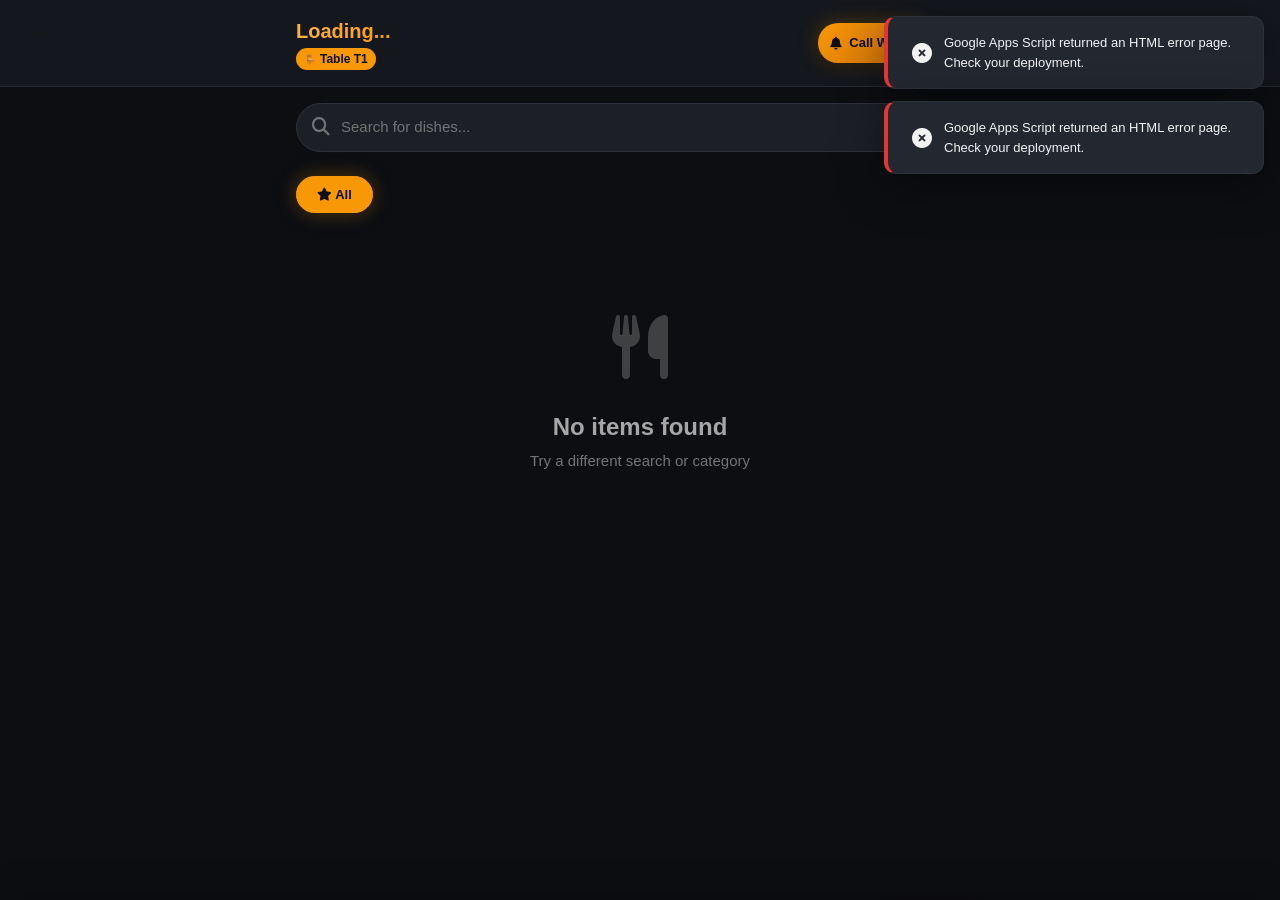
<file: menu/index.html>
<!DOCTYPE html>
<html lang="en">
<head>
  <meta charset="UTF-8">
  <meta name="viewport" content="width=device-width, initial-scale=1.0, maximum-scale=1.0, user-scalable=no">
  <meta name="description" content="Browse our delicious menu and order directly from your table. Fast, contactless dining experience.">
  <meta name="theme-color" content="#0f1117">
  <title>Menu — WIN Restaurant</title>

  <!-- PWA Meta Tags & Manifest -->

  <meta name="apple-mobile-web-app-capable" content="yes">
  <meta name="apple-mobile-web-app-status-bar-style" content="black-translucent">
  <meta name="apple-mobile-web-app-title" content="WIN Restaurant">
  <link rel="apple-touch-icon" href="../icons/icon-512.png">

  <link rel="stylesheet" href="../css/base.css">
  <link rel="stylesheet" href="../css/menu.css">
  <link rel="stylesheet" href="../css/ads.css">
  <link rel="stylesheet" href="https://cdnjs.cloudflare.com/ajax/libs/font-awesome/6.4.0/css/all.min.css">
</head>
<body>

  <!-- Active Order Tracking Banner -->
  <div class="active-order-banner" id="active-order-banner" style="display: none;">
    <span><i class="fa-regular fa-clock"></i> Active Order <strong id="active-order-id">ORD-XXX</strong> is in progress!</span>
    <a href="#" id="active-order-link" class="active-order-link">Track Status <i class="fa-solid fa-arrow-right"></i></a>
  </div>

  <!-- Header -->
  <header class="menu-header" id="menu-header">
    <div class="menu-header-inner">
      <div class="menu-header-left">
        <span class="restaurant-name" id="restaurant-name">Loading...</span>
        <span class="table-badge" id="table-badge">Table —</span>
      </div>
      <div style="display: flex; gap: var(--sp-3); align-items: center;">
        <button id="call-waiter-btn" class="btn btn--primary btn--sm" style="display: none; border-radius: var(--radius-full); padding: 0 var(--sp-3); height: 40px;">
          <i class="fa-solid fa-bell"></i> Call Waiter
        </button>
        <button class="cart-btn" id="cart-btn" aria-label="Open Cart">
          <i class="fa-solid fa-cart-shopping"></i>
          <span class="cart-count" id="cart-count">0</span>
        </button>
      </div>
    </div>
  </header>

  <!-- Search -->
  <div class="search-bar">
    <div class="search-input-wrapper">
      <span class="search-icon"><i class="fa-solid fa-magnifying-glass"></i></span>
      <input type="text" class="search-input" id="search-input" placeholder="Search for dishes...">
    </div>
  </div>

  <!-- Category Tabs -->
  <nav class="category-tabs" id="category-tabs">
    <div class="category-tabs-inner" id="category-tabs-inner">
      <!-- Tabs injected by JS -->
    </div>
  </nav>

  <!-- Menu Section -->
  <main class="menu-section" id="menu-section">
    <!-- Loading Skeletons -->
    <div id="menu-loading" class="stagger">
      <div class="menu-item-skeleton">
        <div class="skeleton skeleton-img"></div>
        <div style="flex:1">
          <div class="skeleton skeleton-text w-75"></div>
          <div class="skeleton skeleton-text w-50"></div>
          <div class="skeleton skeleton-text w-25" style="margin-top: 16px;"></div>
        </div>
      </div>
      <div class="menu-item-skeleton" style="margin-top: 16px;">
        <div class="skeleton skeleton-img"></div>
        <div style="flex:1">
          <div class="skeleton skeleton-text w-75"></div>
          <div class="skeleton skeleton-text w-50"></div>
          <div class="skeleton skeleton-text w-25" style="margin-top: 16px;"></div>
        </div>
      </div>
      <div class="menu-item-skeleton" style="margin-top: 16px;">
        <div class="skeleton skeleton-img"></div>
        <div style="flex:1">
          <div class="skeleton skeleton-text w-75"></div>
          <div class="skeleton skeleton-text w-50"></div>
          <div class="skeleton skeleton-text w-25" style="margin-top: 16px;"></div>
        </div>
      </div>
    </div>

    <!-- Menu items rendered here -->
    <div id="menu-container" style="display: none;"></div>

    <!-- Empty state -->
    <div id="menu-empty" class="empty-state" style="display: none;">
      <div class="empty-state-icon"><i class="fa-solid fa-utensils"></i></div>
      <h3>No items found</h3>
      <p>Try a different search or category</p>
    </div>
  </main>

  <!-- Sticky Cart Bar -->
  <div class="cart-bar" id="cart-bar">
    <div class="cart-bar-inner">
      <div class="cart-bar-info">
        <span class="cart-bar-items" id="cart-bar-items">0 items</span>
        <span class="cart-bar-total" id="cart-bar-total">₹0</span>
      </div>
      <button class="view-cart-btn" id="view-cart-btn">
        View Cart →
      </button>
    </div>
  </div>

  <!-- Cart Drawer (Bottom Sheet) -->
  <div class="modal-backdrop" id="cart-backdrop"></div>
  <div class="drawer" id="cart-drawer">
    <div class="drawer-handle"></div>
    <div class="cart-drawer">
      <div class="cart-drawer-header">
        <h3><i class="fa-solid fa-cart-shopping"></i> Your Order</h3>
        <button class="modal-close" id="cart-close">✕</button>
      </div>

      <div class="cart-items" id="cart-items">
        <!-- Cart items rendered by JS -->
      </div>

      <div class="cart-summary" id="cart-summary">
        <div class="cart-summary-row">
          <span>Subtotal</span>
          <span id="cart-subtotal">₹0</span>
        </div>
        <div class="cart-summary-row total">
          <span>Total</span>
          <span id="cart-total">₹0</span>
        </div>
      </div>

      <div class="cart-customer-details" style="display:flex; flex-direction:column; gap:var(--sp-3); margin-top:var(--sp-4); margin-bottom:var(--sp-4); padding-bottom:var(--sp-4); border-bottom:1px solid var(--clr-border);">
        <h4 style="font-family:var(--font-body); font-weight:var(--fw-bold); font-size:var(--fs-xs); color:var(--clr-text-secondary); text-transform:uppercase; letter-spacing:0.5px; margin:0 0 var(--sp-1);">Customer Info (Session only)</h4>
        <div class="form-group">
          <label class="form-label" for="customer-name" style="font-size:var(--fs-xs);">Name</label>
          <input type="text" class="form-input" id="customer-name" placeholder="Enter your name" style="padding:var(--sp-2) var(--sp-3); font-size:var(--fs-sm);" required>
        </div>
        <div class="form-group">
          <label class="form-label" for="customer-phone" style="font-size:var(--fs-xs);">Mobile Number</label>
          <input type="tel" class="form-input" id="customer-phone" placeholder="10-digit mobile number" style="padding:var(--sp-2) var(--sp-3); font-size:var(--fs-sm);" required pattern="[0-9]{10}">
        </div>
      </div>

      <div class="cart-notes">
        <label for="order-notes">Special instructions (optional)</label>
        <textarea id="order-notes" placeholder="e.g. Extra cheese, no onions..."></textarea>
      </div>

      <button class="btn btn--accent btn--full btn--lg" id="place-order-btn">
        <i class="fa-solid fa-utensils"></i> Place Order
      </button>
    </div>
  </div>

  <!-- Loading Overlay -->
  <div class="loading-overlay" id="order-loading" style="display: none;">
    <div class="spinner spinner--lg"></div>
    <p>Placing your order...</p>
  </div>

  <script src="../js/config.js"></script>
  <script src="../js/api.js"></script>
  <script src="../js/cart.js"></script>
  <script src="../js/ads.js"></script>
  <script src="../js/menu.js"></script>

  <!-- Service Worker Registration -->
  <script>
    if ('serviceWorker' in navigator) {
      window.addEventListener('load', () => {
        navigator.serviceWorker.register('../sw.js', { scope: '../' })
          .then(reg => console.log('Service Worker registered successfully.', reg.scope))
          .catch(err => console.log('Service Worker registration failed.', err));
      });
    }
  </script>
</body>
</html>
</file>
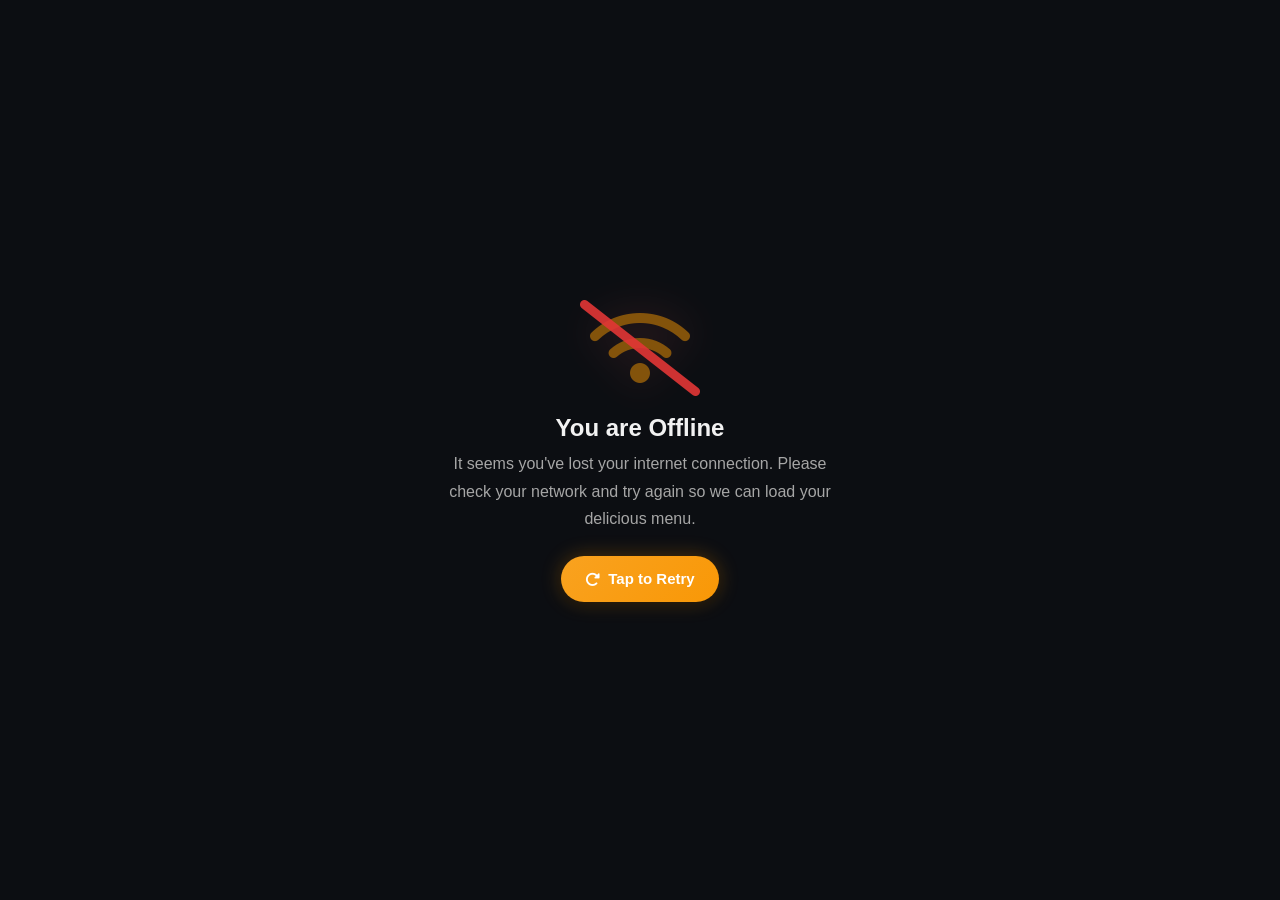
<file: offline/index.html>
<!DOCTYPE html>
<html lang="en">
<head>
  <meta charset="UTF-8" />
  <meta name="viewport" content="width=device-width, initial-scale=1.0, maximum-scale=1.0, user-scalable=no" />
  <title>Offline — No Internet</title>

  <!-- Google Fonts -->
  <link rel="preconnect" href="https://fonts.googleapis.com" />
  <link rel="preconnect" href="https://fonts.gstatic.com" crossorigin />
  <link href="https://fonts.googleapis.com/css2?family=Inter:wght@400;500;600;700&family=Outfit:wght@400;600;800&display=swap" rel="stylesheet" />
  
  <!-- Font Awesome -->
  <link rel="stylesheet" href="https://cdnjs.cloudflare.com/ajax/libs/font-awesome/6.4.0/css/all.min.css" />

  <!-- Shared CSS -->
  <link rel="stylesheet" href="../css/variables.css" />
  <link rel="stylesheet" href="../css/base.css" />

  <style>
    body {
      display: flex;
      flex-direction: column;
      align-items: center;
      justify-content: center;
      min-height: 100vh;
      background: var(--clr-bg-primary);
      text-align: center;
      padding: var(--sp-6);
    }
    
    .offline-icon {
      font-size: 5rem;
      color: var(--clr-primary);
      margin-bottom: var(--sp-4);
      filter: drop-shadow(0 0 20px rgba(var(--clr-primary-rgb, 255, 107, 107), 0.4));
      animation: float 3s ease-in-out infinite;
    }

    @keyframes float {
      0% { transform: translateY(0px); }
      50% { transform: translateY(-10px); }
      100% { transform: translateY(0px); }
    }

    h1 {
      font-family: var(--font-heading);
      font-size: var(--fs-2xl);
      margin-bottom: var(--sp-2);
      color: var(--clr-text-primary);
    }

    p {
      color: var(--clr-text-secondary);
      font-size: var(--fs-md);
      margin-bottom: var(--sp-6);
      max-width: 400px;
      line-height: var(--lh-relaxed);
    }

    .btn-retry {
      padding: var(--sp-3) var(--sp-6);
      font-size: var(--fs-base);
      font-weight: var(--fw-bold);
      background: linear-gradient(135deg, var(--clr-primary-400), var(--clr-primary));
      color: white;
      border: none;
      border-radius: var(--radius-full);
      cursor: pointer;
      display: flex;
      align-items: center;
      gap: var(--sp-2);
      box-shadow: var(--shadow-md), var(--shadow-glow);
      transition: all var(--transition-base);
    }

    .btn-retry:hover {
      transform: scale(1.05);
      box-shadow: var(--shadow-lg), var(--shadow-glow);
    }
    
    .btn-retry:active {
      transform: scale(0.95);
    }
  </style>
</head>
<body>

  <div style="position: relative; width: 100px; height: 100px; margin-bottom: var(--sp-4); display: flex; align-items: center; justify-content: center; animation: float 3s ease-in-out infinite;">
    <i class="fa-solid fa-wifi" style="font-size: 5rem; color: var(--clr-primary); opacity: 0.5; filter: drop-shadow(0 0 20px rgba(255, 107, 107, 0.4));"></i>
    <i class="fa-solid fa-slash" style="font-size: 6rem; color: var(--clr-error); position: absolute; opacity: 0.9;"></i>
  </div>
  
  <h1>You are Offline</h1>
  <p>It seems you've lost your internet connection. Please check your network and try again so we can load your delicious menu.</p>
  
  <button class="btn-retry" onclick="window.location.reload();">
    <i class="fa-solid fa-rotate-right"></i> Tap to Retry
  </button>

</body>
</html>
</file>
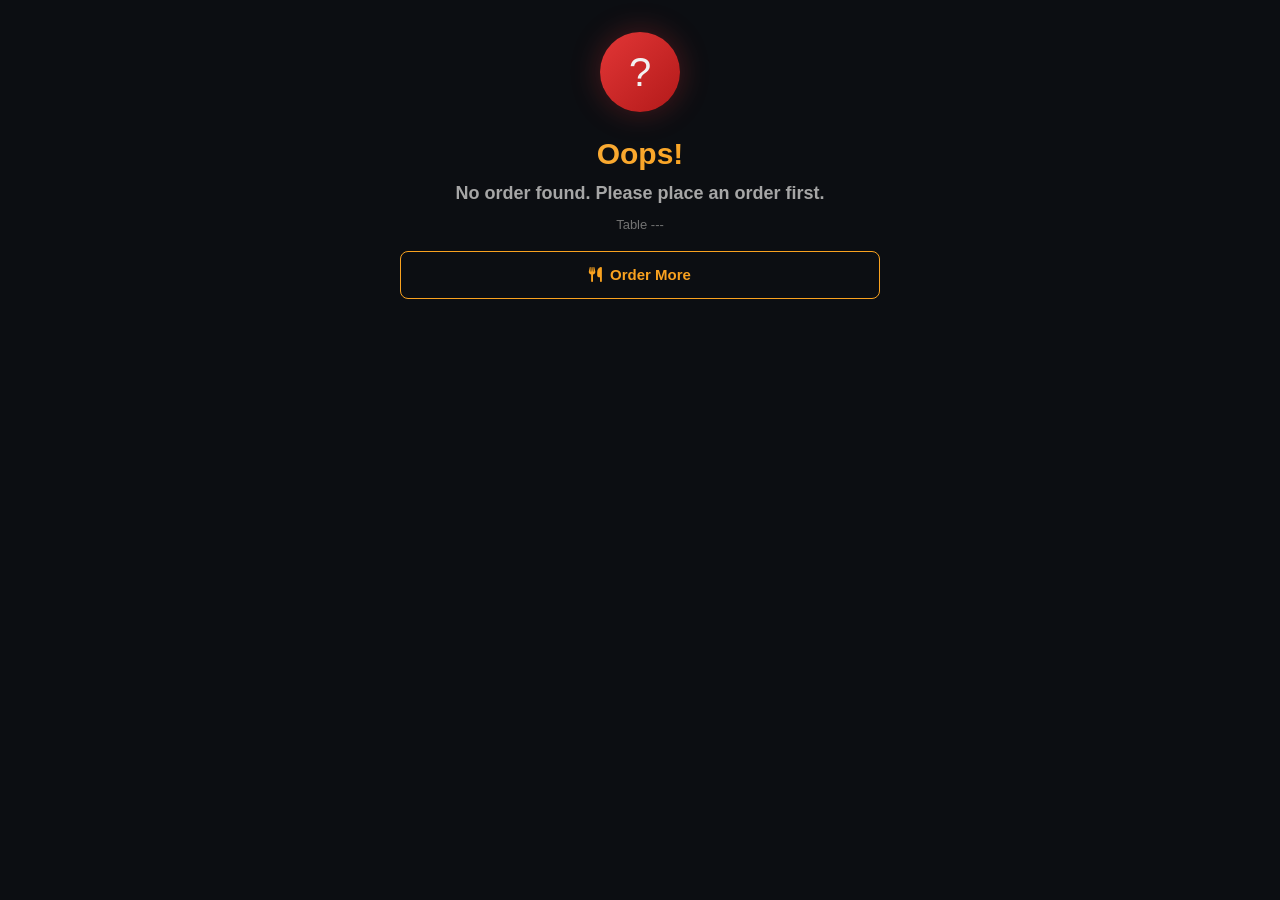
<file: order-status/index.html>
<!DOCTYPE html>
<html lang="en">
<head>
  <meta charset="UTF-8">
  <meta name="viewport" content="width=device-width, initial-scale=1.0, maximum-scale=1.0, user-scalable=no">
  <meta name="description" content="Track your order status in real-time.">
  <meta name="theme-color" content="#0f1117">
  <title>Order Status — Tracking</title>

  <!-- PWA Meta Tags & Manifest -->

  <meta name="apple-mobile-web-app-capable" content="yes">
  <meta name="apple-mobile-web-app-status-bar-style" content="black-translucent">
  <meta name="apple-mobile-web-app-title" content="WIN Restaurant">
  <link rel="apple-touch-icon" href="../icons/icon-512.png">

  <link rel="stylesheet" href="../css/base.css">
  <link rel="stylesheet" href="../css/ads.css">
  <link rel="stylesheet" href="../css/payment.css">
  <style>
    .status-page {
      min-height: 100vh;
      display: flex;
      flex-direction: column;
      align-items: center;
      padding: var(--sp-8) var(--sp-4);
    }

    .status-card {
      width: 100%;
      max-width: 480px;
      text-align: center;
    }

    /* Success checkmark */
    .success-icon {
      width: 80px;
      height: 80px;
      margin: 0 auto var(--sp-6);
      background: linear-gradient(135deg, var(--clr-success), hsl(152, 70%, 35%));
      border-radius: 50%;
      display: flex;
      align-items: center;
      justify-content: center;
      font-size: 2.5rem;
      animation: scaleIn 500ms cubic-bezier(0.34, 1.56, 0.64, 1) forwards;
      box-shadow: 0 0 30px hsla(152, 70%, 45%, 0.3);
    }

    .order-title {
      font-family: var(--font-heading);
      font-size: var(--fs-3xl);
      margin-bottom: var(--sp-2);
      background: linear-gradient(135deg, var(--clr-primary-300), var(--clr-primary));
      -webkit-background-clip: text;
      -webkit-text-fill-color: transparent;
      background-clip: text;
    }

    .order-id-display {
      font-size: var(--fs-lg);
      font-weight: var(--fw-semibold);
      color: var(--clr-text-secondary);
      margin-bottom: var(--sp-2);
    }

    .order-table-info {
      font-size: var(--fs-sm);
      color: var(--clr-text-muted);
      margin-bottom: var(--sp-8);
    }

    /* ── Progress Stepper ── */
    .stepper {
      display: flex;
      align-items: flex-start;
      justify-content: space-between;
      margin-bottom: var(--sp-8);
      position: relative;
      padding: 0;
    }

    .stepper-line {
      position: absolute;
      top: 20px;
      left: 10%;
      right: 10%;
      height: 3px;
      background: var(--clr-border);
      z-index: 0;
    }
    .stepper-line-fill {
      height: 100%;
      background: linear-gradient(90deg, var(--clr-success), var(--clr-primary));
      border-radius: 2px;
      transition: width 800ms ease;
      width: 0%;
    }

    .stepper-step {
      display: flex;
      flex-direction: column;
      align-items: center;
      gap: var(--sp-2);
      position: relative;
      z-index: 1;
      flex: 1;
    }

    .stepper-circle {
      width: 40px;
      height: 40px;
      border-radius: 50%;
      background: var(--clr-bg-elevated);
      border: 3px solid var(--clr-border);
      display: flex;
      align-items: center;
      justify-content: center;
      font-size: var(--fs-lg);
      transition: all var(--transition-slow);
    }
    .stepper-step.completed .stepper-circle {
      background: var(--clr-success);
      border-color: var(--clr-success);
      box-shadow: 0 0 12px hsla(152, 70%, 45%, 0.4);
    }
    .stepper-step.active .stepper-circle {
      background: var(--clr-primary);
      border-color: var(--clr-primary);
      box-shadow: 0 0 16px hsla(36, 95%, 50%, 0.4);
      animation: pulse 1.5s infinite;
    }

    .stepper-label {
      font-size: var(--fs-xs);
      font-weight: var(--fw-medium);
      color: var(--clr-text-muted);
      text-align: center;
      max-width: 70px;
      transition: color var(--transition-base);
    }
    .stepper-step.completed .stepper-label,
    .stepper-step.active .stepper-label {
      color: var(--clr-text-primary);
      font-weight: var(--fw-semibold);
    }

    /* ── Order Items List ── */
    .order-items-card {
      background: var(--clr-bg-card);
      border: 1px solid var(--clr-border);
      border-radius: var(--radius-lg);
      padding: var(--sp-6);
      margin-bottom: var(--sp-6);
      text-align: left;
    }

    .order-items-title {
      font-family: var(--font-body);
      font-size: var(--fs-md);
      font-weight: var(--fw-bold);
      margin-bottom: var(--sp-4);
      display: flex;
      align-items: center;
      gap: var(--sp-2);
    }

    .order-item-row {
      display: flex;
      justify-content: space-between;
      align-items: center;
      padding: var(--sp-3) 0;
      border-bottom: 1px solid var(--clr-border);
      font-size: var(--fs-base);
    }
    .order-item-row:last-child {
      border-bottom: none;
    }

    .order-item-name {
      display: flex;
      align-items: center;
      gap: var(--sp-2);
    }
    .order-item-qty {
      background: var(--clr-bg-elevated);
      padding: 2px 8px;
      border-radius: var(--radius-sm);
      font-size: var(--fs-xs);
      font-weight: var(--fw-bold);
      color: var(--clr-primary-400);
    }

    .order-item-price {
      font-weight: var(--fw-semibold);
      color: var(--clr-text-secondary);
    }

    .order-total-row {
      display: flex;
      justify-content: space-between;
      padding-top: var(--sp-4);
      margin-top: var(--sp-2);
      border-top: 2px solid var(--clr-border);
      font-size: var(--fs-lg);
      font-weight: var(--fw-bold);
    }
    .order-total-amount {
      color: var(--clr-primary-400);
    }

    .order-notes-display {
      margin-top: var(--sp-4);
      padding: var(--sp-3);
      background: var(--clr-bg-elevated);
      border-radius: var(--radius-md);
      font-size: var(--fs-sm);
      color: var(--clr-text-muted);
      font-style: italic;
    }

    /* ── Status Message ── */
    .status-message {
      padding: var(--sp-4) var(--sp-6);
      background: var(--clr-bg-card);
      border: 1px solid var(--clr-border);
      border-radius: var(--radius-lg);
      margin-bottom: var(--sp-6);
      text-align: center;
    }
    .status-message .emoji {
      font-size: 2rem;
      margin-bottom: var(--sp-2);
    }
    .status-message .text {
      font-size: var(--fs-base);
      color: var(--clr-text-secondary);
    }

    /* ── Action buttons ── */
    .status-actions {
      display: flex;
      flex-direction: column;
      gap: var(--sp-3);
      width: 100%;
    }

    /* ── Auto-refresh indicator ── */
    .refresh-indicator {
      font-size: var(--fs-xs);
      color: var(--clr-text-muted);
      text-align: center;
      margin-top: var(--sp-4);
      display: flex;
      align-items: center;
      justify-content: center;
      gap: var(--sp-2);
    }
    .refresh-dot {
      width: 6px;
      height: 6px;
      border-radius: 50%;
      background: var(--clr-success);
      animation: pulse 2s infinite;
    }

    /* Rejected state */
    .rejected-icon {
      width: 80px;
      height: 80px;
      margin: 0 auto var(--sp-6);
      background: linear-gradient(135deg, var(--clr-error), hsl(0, 75%, 40%));
      border-radius: 50%;
      display: flex;
      align-items: center;
      justify-content: center;
      font-size: 2.5rem;
      animation: scaleIn 500ms cubic-bezier(0.34, 1.56, 0.64, 1) forwards;
      box-shadow: 0 0 30px hsla(0, 75%, 55%, 0.3);
    }

    /* Confetti canvas */
    #confetti-canvas {
      position: fixed;
      top: 0;
      left: 0;
      width: 100%;
      height: 100%;
      pointer-events: none;
      z-index: var(--z-toast);
    }
    /* Cancelled state */
    .cancel-redirect-countdown {
      font-size: var(--fs-sm);
      color: var(--clr-text-muted);
      text-align: center;
      margin-top: var(--sp-4);
      display: flex;
      align-items: center;
      justify-content: center;
      gap: var(--sp-2);
      animation: pulse 1.5s infinite;
    }

    /* Cancellation Pending State */
    .cancellation-pending-state {
      text-align: center;
      padding: var(--sp-5) var(--sp-4);
      background: hsla(25, 90%, 50%, 0.06);
      border: 1.5px solid hsla(25, 90%, 50%, 0.3);
      border-radius: var(--radius-lg);
      margin-bottom: var(--sp-4);
      animation: slideUp 400ms ease;
    }
    .cancel-pending-icon {
      font-size: 2.2rem;
      color: hsl(25, 90%, 55%);
      margin-bottom: var(--sp-3);
    }
    .cancel-pending-title {
      font-size: var(--fs-md);
      font-weight: var(--fw-bold);
      color: hsl(25, 90%, 65%);
      margin-bottom: var(--sp-2);
    }
    .cancel-pending-text {
      font-size: var(--fs-sm);
      color: var(--clr-text-muted);
      line-height: 1.6;
    }

    /* Request Cancellation Form Box */
    .cancel-request-form-box {
      background: var(--clr-bg-elevated);
      border: 1px solid var(--clr-border);
      border-radius: var(--radius-lg);
      padding: var(--sp-4);
      margin-bottom: var(--sp-4);
      text-align: left;
      animation: slideUp 350ms ease;
    }
    .cancel-request-form-title {
      font-size: var(--fs-sm);
      font-weight: var(--fw-bold);
      color: hsl(25, 90%, 60%);
      margin-bottom: var(--sp-2);
      display: flex;
      align-items: center;
      gap: var(--sp-2);
    }
    @keyframes slideUp {
      from { opacity:0; transform: translateY(10px); }
      to   { opacity:1; transform: translateY(0); }
    }
  </style>
  <link rel="stylesheet" href="https://cdnjs.cloudflare.com/ajax/libs/font-awesome/6.4.0/css/all.min.css">
</head>
<body>

  <canvas id="confetti-canvas"></canvas>

  <div class="status-page">
    <div class="status-card" id="status-card">
      <!-- Loading state -->
      <div id="status-loading" style="padding: 4rem 0;">
        <div class="spinner spinner--lg" style="margin: 0 auto;"></div>
        <p style="margin-top: 1rem; color: var(--clr-text-muted);">Loading order...</p>
      </div>

      <!-- Order content (hidden until loaded) -->
      <div id="status-content" style="display: none;">
        <div id="status-icon-area"></div>

        <h1 class="order-title" id="status-title">Order Placed!</h1>
        <div class="order-id-display" id="order-id-display">Order #---</div>
        <div class="order-table-info" id="order-table-info" style="margin-bottom: 4px;">Table ---</div>
        <div class="order-customer-info" id="order-customer-info" style="font-size: var(--fs-xs); color: var(--clr-text-muted); margin-bottom: var(--sp-6); display: none;"></div>

        <!-- Stepper -->
        <div class="stepper" id="stepper">
          <div class="stepper-line">
            <div class="stepper-line-fill" id="stepper-fill"></div>
          </div>
          <div class="stepper-step" data-status="New">
            <div class="stepper-circle"><i class="fa-solid fa-file-signature"></i></div>
            <span class="stepper-label">Placed</span>
          </div>
          <div class="stepper-step" data-status="Accepted">
            <div class="stepper-circle"><i class="fa-solid fa-circle-check"></i></div>
            <span class="stepper-label">Accepted</span>
          </div>
          <div class="stepper-step" data-status="Preparing">
            <div class="stepper-circle"><i class="fa-solid fa-kitchen-set"></i></div>
            <span class="stepper-label">Preparing</span>
          </div>
          <div class="stepper-step" data-status="Ready">
            <div class="stepper-circle"><i class="fa-solid fa-bell"></i></div>
            <span class="stepper-label">Ready</span>
          </div>
          <div class="stepper-step" data-status="Delivered">
            <div class="stepper-circle"><i class="fa-solid fa-champagne-glasses"></i></div>
            <span class="stepper-label">Delivered</span>
          </div>
        </div>

        <!-- Status message -->
        <div class="status-message" id="status-message">
          <div class="emoji"><i class="fa-solid fa-hourglass-half"></i></div>
          <div class="text">Your order has been received!</div>
        </div>

        <!-- Ad Placement: Order Tracking / Waiting -->
        <div id="status-ad-container" style="width:100%; margin-bottom:var(--sp-6); display:none;"></div>



        <!-- Order items / Digital Bill -->
        <div class="order-items-card" id="order-items-card" style="position: relative; border: 1px dashed var(--clr-border-light); background: linear-gradient(to bottom, var(--clr-bg-card), var(--clr-bg-elevated));">
          <div class="order-items-title" style="justify-content: space-between;">
            <span><i class="fa-solid fa-receipt"></i> Digital Bill / Receipt</span>
            <span style="font-size: var(--fs-xs); color: var(--clr-text-muted);" id="bill-date"></span>
          </div>
          <div id="order-items-list"></div>
          <div class="order-total-row">
            <span>Grand Total</span>
            <span class="order-total-amount" id="order-total">₹0</span>
          </div>
          <div class="order-notes-display" id="order-notes-display" style="display:none;"></div>
        </div>

        <!-- Ad Placement: Bill / Receipt Page -->
        <div id="bill-ad-container" style="width:100%; margin-bottom:var(--sp-6); display:none;"></div>

        <!-- Cancel Order area (customer view) -->
        <div id="cancel-order-area" style="margin-bottom: var(--sp-4);"></div>

        <!-- Cancellation Info (shown when order is cancelled) -->
        <div id="cancellation-info-area" style="margin-bottom: var(--sp-4);"></div>

        <!-- Actions -->
        <div class="status-actions">
          <a href="../menu/" class="btn btn--outline btn--full" id="order-again-btn">
            <i class="fa-solid fa-utensils"></i> Order More
          </a>
        </div>

        <div class="refresh-indicator" id="refresh-indicator">
          <span class="refresh-dot"></span>
          Auto-refreshing every 5 seconds
        </div>
      </div>
    </div>
  </div>

  <script src="../js/config.js"></script>
  <script src="../js/api.js"></script>
  <script src="../js/ads.js"></script>
  <script src="../js/cancellation.js"></script>
  <script src="../js/order-status.js"></script>
  <script>
    /* All cancel / request-cancel logic is now handled by order-status.js renderOrder(). */
  </script>

  <!-- Service Worker Registration -->
  <script>
    if ('serviceWorker' in navigator) {
      window.addEventListener('load', () => {
        navigator.serviceWorker.register('../sw.js', { scope: '../' })
          .then(reg => console.log('Service Worker registered successfully.', reg.scope))
          .catch(err => console.log('Service Worker registration failed.', err));
      });
    }
  </script>
</body>
</html>
</file>
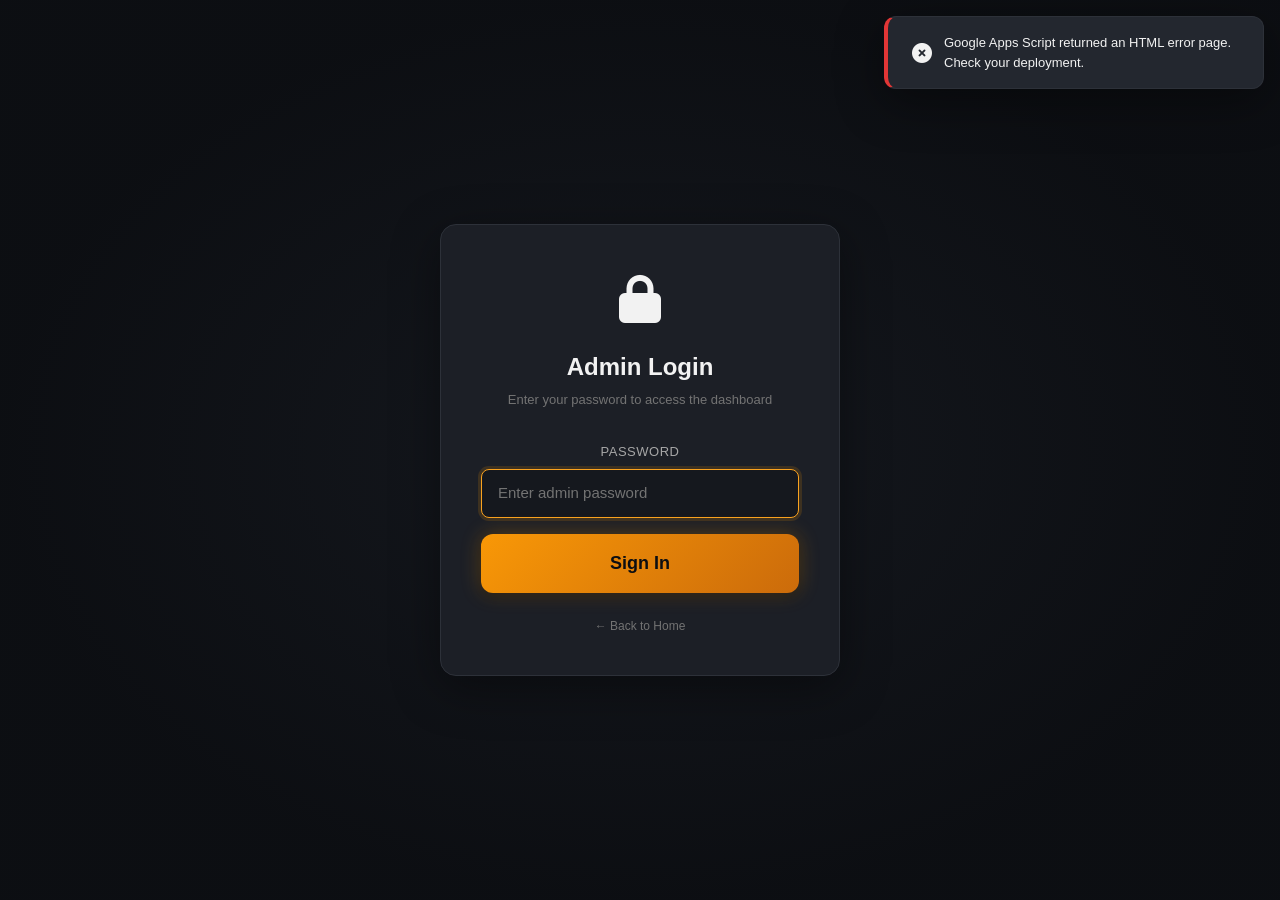
<file: admin/cancellations/index.html>
<!DOCTYPE html>
<html lang="en">
<head>
  <meta charset="UTF-8">
  <meta name="viewport" content="width=device-width, initial-scale=1.0">
  <meta name="description" content="View and process order cancellation requests Ã¢â‚¬â€ Admin Panel.">
  <meta name="theme-color" content="#0f1117">
  <title>Cancellations Ã¢â‚¬â€ Admin Panel</title>

  <link rel="manifest" href="../../manifest.json">
  <meta name="apple-mobile-web-app-capable" content="yes">
  <link rel="apple-touch-icon" href="../../icons/icon-512.png">

  <link rel="stylesheet" href="../../css/base.css">
  <link rel="stylesheet" href="../../css/admin.css">
  <link rel="stylesheet" href="../../css/payment.css">
  <link rel="stylesheet" href="https://cdnjs.cloudflare.com/ajax/libs/font-awesome/6.4.0/css/all.min.css">

  <style>
    .cancel-requests-section { margin-bottom: var(--sp-6); }
    .cancel-requests-header { display:flex; align-items:center; justify-content:space-between; gap:var(--sp-3); margin-bottom:var(--sp-4); }
    .cancel-requests-title { display:flex; align-items:center; gap:var(--sp-3); font-size:var(--fs-lg); font-weight:var(--fw-bold); color:var(--clr-text-primary); }
    .pending-badge { background:var(--clr-error); color:#fff; font-size:var(--fs-xs); font-weight:var(--fw-bold); padding:2px 8px; border-radius:var(--radius-full); min-width:20px; text-align:center; animation:pulse-badge 2s ease-in-out infinite; }
    @keyframes pulse-badge { 0%,100%{opacity:1;transform:scale(1)} 50%{opacity:0.8;transform:scale(1.05)} }
    .cancel-request-cards { display:grid; grid-template-columns:repeat(auto-fill,minmax(320px,1fr)); gap:var(--sp-4); }
    .cancel-request-card { background:var(--clr-bg-elevated); border:1.5px solid hsla(0,75%,55%,0.35); border-radius:var(--radius-lg); padding:var(--sp-4); position:relative; overflow:hidden; transition:border-color var(--transition-base),box-shadow var(--transition-base); }
    .cancel-request-card::before { content:''; position:absolute; top:0; left:0; right:0; height:3px; background:linear-gradient(90deg,var(--clr-error),hsl(25,90%,55%)); }
    .cancel-request-card:hover { border-color:hsla(0,75%,55%,0.6); box-shadow:0 4px 20px hsla(0,75%,55%,0.12); }
    .cancel-request-card.urgent { border-color:hsla(0,75%,55%,0.7); animation:requestPulse 2.5s ease-in-out infinite; }
    @keyframes requestPulse { 0%,100%{box-shadow:0 0 0 0 hsla(0,75%,55%,0);} 50%{box-shadow:0 0 0 5px hsla(0,75%,55%,0.18);} }
    .cancel-request-card-header { display:flex; justify-content:space-between; align-items:flex-start; margin-bottom:var(--sp-3); }
    .cancel-request-order-id { font-size:var(--fs-md); font-weight:var(--fw-bold); color:var(--clr-text-primary); }
    .cancel-request-table { font-size:var(--fs-xs); color:var(--clr-primary); background:hsla(220,90%,60%,0.12); padding:3px 8px; border-radius:var(--radius-full); border:1px solid hsla(220,90%,60%,0.25); }
    .cancel-request-items { font-size:var(--fs-sm); color:var(--clr-text-secondary); margin-bottom:var(--sp-2); line-height:1.5; }
    .cancel-request-customer { font-size:var(--fs-xs); color:var(--clr-text-muted); margin-bottom:var(--sp-3); }
    .cancel-request-total { font-size:var(--fs-md); font-weight:var(--fw-bold); color:var(--clr-text-primary); margin-bottom:var(--sp-3); }
    .cancel-request-actions { display:flex; gap:var(--sp-2); flex-wrap:wrap; }
    .btn--cancel-confirm { flex:1; background:linear-gradient(135deg,hsl(0,70%,45%),hsl(0,75%,55%)); color:#fff; border:none; padding:var(--sp-2) var(--sp-4); border-radius:var(--radius-md); font-size:var(--fs-sm); font-weight:var(--fw-semibold); cursor:pointer; transition:all var(--transition-base); display:inline-flex; align-items:center; justify-content:center; gap:var(--sp-2); }
    .btn--cancel-confirm:hover { filter:brightness(1.1); box-shadow:0 4px 12px hsla(0,75%,55%,0.35); }
    .cancel-request-time { font-size:var(--fs-xs); color:var(--clr-text-muted); margin-top:var(--sp-2); text-align:right; }
    .no-requests { text-align:center; padding:var(--sp-8) var(--sp-4); background:var(--clr-bg-elevated); border:1px solid var(--clr-border); border-radius:var(--radius-lg); color:var(--clr-text-muted); }
    .no-requests-icon { font-size:2.5rem; margin-bottom:var(--sp-3); opacity:0.5; }
    .no-requests h3 { font-size:var(--fs-md); font-weight:var(--fw-semibold); color:var(--clr-text-secondary); margin:0 0 var(--sp-2); }
    .no-requests p { font-size:var(--fs-sm); margin:0; }
    .cancel-summary-grid { display:grid; grid-template-columns:repeat(auto-fit,minmax(180px,1fr)); gap:var(--sp-4); margin-bottom:var(--sp-6); }
    .cancel-summary-card { background:var(--clr-bg-elevated); border:1px solid var(--clr-border); border-radius:var(--radius-lg); padding:var(--sp-4); display:flex; align-items:center; gap:var(--sp-3); transition:border-color var(--transition-base); }
    .cancel-summary-card:hover { border-color:var(--stat-accent,var(--clr-border)); }
    .cancel-summary-icon { width:44px; height:44px; border-radius:var(--radius-md); display:flex; align-items:center; justify-content:center; font-size:1.2rem; background:var(--stat-bg); color:var(--stat-color); flex-shrink:0; }
    .cancel-summary-info { display:flex; flex-direction:column; }
    .cancel-summary-label { font-size:var(--fs-xs); color:var(--clr-text-muted); font-weight:var(--fw-medium); text-transform:uppercase; letter-spacing:0.4px; margin-bottom:2px; }
    .cancel-summary-value { font-size:var(--fs-xl); font-weight:var(--fw-bold); color:var(--clr-text-primary); line-height:1; }
    .auto-refresh-note { font-size:var(--fs-xs); color:var(--clr-text-muted); display:flex; align-items:center; gap:var(--sp-2); }
    .refresh-dot { width:6px; height:6px; border-radius:50%; background:var(--clr-success); animation:pulse 2s infinite; display:inline-block; }
    .admin-reason-tag { display:inline-flex; align-items:center; gap:4px; font-size:0.65rem; font-weight:var(--fw-semibold); background:hsla(0,75%,55%,0.12); color:var(--clr-error); border:1px solid hsla(0,75%,55%,0.25); border-radius:var(--radius-full); padding:2px 8px; }
    .admin-badge { display:inline-flex; align-items:center; gap:4px; font-size:0.65rem; font-weight:var(--fw-bold); background:hsla(260,70%,60%,0.12); color:hsl(260,70%,65%); border:1px solid hsla(260,70%,60%,0.25); border-radius:var(--radius-full); padding:2px 8px; }
    .customer-reason-tag { display:inline-flex; align-items:center; gap:6px; font-size:0.72rem; font-weight:var(--fw-medium); background:hsla(25,90%,50%,0.1); color:hsl(25,90%,60%); border:1px solid hsla(25,90%,50%,0.3); border-radius:var(--radius-full); padding:3px 10px; }
    .urgent-badge { display:inline-flex; align-items:center; gap:4px; font-size:0.65rem; font-weight:var(--fw-bold); background:hsla(0,75%,55%,0.12); color:var(--clr-error); border:1px solid hsla(0,75%,55%,0.3); border-radius:var(--radius-full); padding:2px 8px; animation:pulse-badge 1.5s infinite; }
  </style>
</head>
<body>
<div class="admin-layout">

  <!-- Sidebar -->
  <aside class="admin-sidebar" id="sidebar">
    <div class="sidebar-header">
      <div class="sidebar-brand" id="sidebar-brand"><i class="fa-solid fa-utensils"></i> WIN Restaurant</div>
      <div class="sidebar-subtitle">Admin Panel</div>
    </div>
    <nav class="sidebar-nav">
      <a href="../" class="sidebar-link"><span class="icon"><i class="fa-solid fa-chart-simple"></i></span> Dashboard</a>
      <a href="../menu-manage/" class="sidebar-link"><span class="icon"><i class="fa-solid fa-clipboard-list"></i></span> Menu Management</a>
      <a href="../orders/" class="sidebar-link"><span class="icon"><i class="fa-solid fa-box"></i></span> Order Management</a>
      <a href="./" class="sidebar-link active"><span class="icon"><i class="fa-solid fa-ban" style="color:var(--clr-error);"></i></span> Cancellations</a>
      <a href="../qr/" class="sidebar-link"><span class="icon"><i class="fa-solid fa-qrcode"></i></span> QR Codes</a>
      <a href="../../kitchen/" class="sidebar-link"><span class="icon"><i class="fa-solid fa-kitchen-set"></i></span> Kitchen Display</a>
      <a href="../../menu/?t=T1" class="sidebar-link"><span class="icon"><i class="fa-solid fa-mobile-screen"></i></span> Customer View</a>
    </nav>
    <div class="sidebar-footer">
      <button class="btn btn--ghost btn--full btn--sm" id="logout-btn">
        <i class="fa-solid fa-arrow-right-from-bracket"></i> Logout
      </button>
    </div>
  </aside>

  <button class="sidebar-toggle" id="sidebar-toggle">☰</button>
  <div class="sidebar-backdrop" id="sidebar-backdrop"></div>

  <!-- Main Content -->
  <main class="admin-main">
    <div class="admin-page-header">
      <h1 class="admin-page-title"><i class="fa-solid fa-ban" style="color:var(--clr-error);"></i> Cancellations</h1>
      <div style="display:flex; gap:var(--sp-3); align-items:center;">
        <div class="auto-refresh-note">
          <span class="refresh-dot"></span> Auto-refreshing
        </div>
        <button class="btn btn--sm export-btn-excel" id="export-excel-btn" onclick="exportCancellationsCSV()">
          <i class="fa-solid fa-file-excel"></i> Export CSV
        </button>
      </div>
    </div>

    <!-- Summary Stats -->
    <div class="cancel-summary-grid stagger" id="cancel-summary-grid">
      <div class="cancel-summary-card" style="--stat-accent:var(--clr-error);--stat-bg:hsla(0,75%,55%,0.1);--stat-color:var(--clr-error);">
        <div class="cancel-summary-icon"><i class="fa-solid fa-ban"></i></div>
        <div class="cancel-summary-info">
          <span class="cancel-summary-label">Cancelled Today</span>
          <span class="cancel-summary-value" id="stat-today">Ã¢â‚¬â€</span>
        </div>
      </div>
      <div class="cancel-summary-card" style="--stat-accent:hsl(25,90%,55%);--stat-bg:hsla(25,90%,50%,0.1);--stat-color:hsl(25,90%,55%);">
        <div class="cancel-summary-icon"><i class="fa-solid fa-calendar-day"></i></div>
        <div class="cancel-summary-info">
          <span class="cancel-summary-label">Total Cancelled</span>
          <span class="cancel-summary-value" id="stat-total">Ã¢â‚¬â€</span>
        </div>
      </div>
      <div class="cancel-summary-card" style="--stat-accent:var(--clr-warning);--stat-bg:hsla(45,100%,50%,0.1);--stat-color:var(--clr-warning);">
        <div class="cancel-summary-icon"><i class="fa-solid fa-hourglass-half"></i></div>
        <div class="cancel-summary-info">
          <span class="cancel-summary-label">Active Orders</span>
          <span class="cancel-summary-value" id="stat-pending">Ã¢â‚¬â€</span>
          <span class="cancel-summary-value" id="stat-pending">—</span>
        </div>
      </div>
      <div class="cancel-summary-card" style="--stat-accent:var(--clr-info);--stat-bg:hsla(210,80%,55%,0.1);--stat-color:var(--clr-info);">
        <div class="cancel-summary-icon"><i class="fa-solid fa-sack-xmark"></i></div>
        <div class="cancel-summary-info">
          <span class="cancel-summary-label">Revenue Lost Today</span>
          <span class="cancel-summary-value" id="stat-revenue-lost">—</span>
        </div>
      </div>
    </div>

    <!-- URGENT: Customer-initiated Cancellation Requests -->
    <div class="cancel-requests-section" id="urgent-requests-section">
      <div class="cancel-requests-header">
        <div class="cancel-requests-title">
          <i class="fa-solid fa-triangle-exclamation" style="color:var(--clr-error);"></i>
          Cancellation Requests
          <span class="pending-badge" id="urgent-count" style="display:none; background:var(--clr-error);">0</span>
        </div>
        <span style="font-size:var(--fs-xs); color:var(--clr-text-muted);">Customer-initiated — Admin review required</span>
      </div>
      <div id="urgent-request-cards-container">
        <div class="no-requests">
          <div class="no-requests-icon"><i class="fa-solid fa-circle-check" style="color:var(--clr-success);"></i></div>
          <h3>No Pending Requests</h3>
          <p>No customers have requested cancellations right now.</p>
        </div>
      </div>
    </div>

    <!-- Admin: Manually cancel any active order -->
    <div class="cancel-requests-section">
      <div class="cancel-requests-header">
        <div class="cancel-requests-title">
          <i class="fa-solid fa-clock" style="color:var(--clr-warning);"></i>
          Cancel an Active Order
          <span class="pending-badge" id="pending-count" style="display:none;">0</span>
        </div>
        <button class="btn btn--outline btn--sm" onclick="loadData()">
          <i class="fa-solid fa-rotate-right"></i> Refresh
        </button>
      </div>
      <div id="cancel-request-cards-container">
        <div class="no-requests">
          <div class="no-requests-icon"><i class="fa-solid fa-spinner fa-spin"></i></div>
          <h3>Loading active orders&hellip;</h3>
          <p>Checking for orders available to cancel.</p>
        </div>
      </div>
    </div>

    <!-- Cancellation History Table -->
    <div class="data-table-wrapper">
      <div class="data-table-header">
        <h3><i class="fa-solid fa-list"></i> Cancellation History</h3>
        <div class="cancellation-filters">
          <div class="cancellation-search">
            <span class="cancellation-search-icon"><i class="fa-solid fa-magnifying-glass"></i></span>
            <input type="text" class="cancellation-search-input" id="cancel-search-input"
                   placeholder="Search by Order ID, reason, or cancelled by…">
          </div>
          <select class="form-select" id="reason-filter" style="max-width:180px;font-size:var(--fs-sm);padding:var(--sp-2) var(--sp-3);">
            <option value="">All Reasons</option>
          </select>
        </div>
      </div>

      <table class="data-table responsive-table">
        <thead>
          <tr>
            <th>Order ID</th>
            <th>Table</th>
            <th>Amount</th>
            <th>Reason</th>
            <th>Cancelled By</th>
            <th>Cancelled At</th>
            <th>Refund</th>
          </tr>
        </thead>
        <tbody id="cancellation-table-body">
          <tr>
            <td colspan="7" style="text-align:center;padding:2rem;color:var(--clr-text-muted);">
              <div class="spinner" style="margin:0 auto var(--sp-3);"></div>
              Loading cancellation history…
            </td>
          </tr>
        </tbody>
      </table>

      <div class="empty-state" id="cancel-empty" style="display:none;">
        <div class="empty-state-icon">✅</div>
        <h3>No Cancellations Found</h3>
        <p>No cancelled orders match your search. A low cancellation rate means happy customers!</p>
      </div>
    </div>

    <!-- Activity Log -->
    <div class="data-table-wrapper" style="margin-top:var(--sp-6);">
      <div class="data-table-header">
        <h3><i class="fa-solid fa-clock-rotate-left"></i> Activity Log</h3>
      </div>
      <div class="activity-log" id="activity-log">
        <div style="text-align:center;padding:var(--sp-8);color:var(--clr-text-muted);font-size:var(--fs-sm);">
          <i class="fa-solid fa-spinner fa-spin"></i> Loading log…
        </div>
      </div>
    </div>

  </main>
</div>

<script src="../../js/config.js"></script>
<script src="../../js/api.js"></script>
<script src="../../js/cancellation.js"></script>
<script>
  /* Auth Guard */
  if (!sessionStorage.getItem(CONFIG.STORAGE_KEYS.AUTH)) {
    window.location.href = '../login/';
  }

  let allCancellations = [];
  let pendingOrders = [];
  let searchQuery = '';
  let reasonFilter = '';
  const adminRole = sessionStorage.getItem(CONFIG.STORAGE_KEYS.ROLE) || CONFIG.ROLES.ADMIN;
  const adminName = sessionStorage.getItem(CONFIG.STORAGE_KEYS.ADMIN_NAME) || 'Admin';

  async function init() {
    setupSidebar();
    const name = sessionStorage.getItem('restaurant_name');
    if (name) document.getElementById('sidebar-brand').innerHTML = '<i class="fa-solid fa-utensils"></i> ' + name;
    await loadData();
    setInterval(loadData, 15000);
  }

  async function loadData() {
    await Promise.all([loadPendingOrders(), loadCancellationHistory()]);
  }

  async function loadPendingOrders() {
    try {
      const orders = await API.getOrders();
      const urgentRequests = orders.filter(o => o.status === 'Cancellation Requested');
      const activeOrders   = orders.filter(o => canCancelOrder(adminRole, o.status) && o.status !== 'Cancellation Requested');
      renderCancellationRequests(urgentRequests);
      pendingOrders = activeOrders;
    } catch (err) {
      console.warn('[Cancellations] Could not load orders:', err.message);
      renderCancellationRequests([]);
      pendingOrders = [
        { orderId: 'M249', table: 'T2', customerName: 'Manish', mobileNumber: '9876543210', items: [{name:'Margherita Pizza', qty:2, price:299}, {name:'Cold Coffee', qty:1, price:129}], total: 727, status: 'New', timestamp: new Date().toISOString(), notes: '', cancel_reason: '' },
        { orderId: 'K603', table: 'T5', customerName: 'Ravi', mobileNumber: '9988776655', items: [{name:'Veg Burger', qty:3, price:149}], total: 447, status: 'Preparing', timestamp: new Date(Date.now() - 600000).toISOString(), notes: '', cancel_reason: '' },
      ];
    }
    document.getElementById('stat-pending').textContent = pendingOrders.length;
    renderPendingRequests();
  }

  function renderCancellationRequests(requests) {
    const container   = document.getElementById('urgent-request-cards-container');
    const urgentBadge = document.getElementById('urgent-count');
    if (!container) return;

    if (requests.length === 0) {
      urgentBadge.style.display = 'none';
      container.innerHTML = '<div class="no-requests"><div class="no-requests-icon"><i class="fa-regular fa-circle-check" style="color:var(--clr-success);"></i></div><h3>No Pending Requests</h3><p>No customers have requested cancellations right now.</p></div>';
      return;
    }

    urgentBadge.textContent = requests.length;
    urgentBadge.style.display = 'inline-block';

    const html = requests.map(order => {
      const items = (order.items || []).map(i => i.qty + 'x ' + i.name).join(', ');
      const tableDisplay = /^\d+$/.test(String(order.table)) ? 'T' + order.table : order.table;
      return '<div class="cancel-request-card urgent">' +
        '<div class="cancel-request-card-header">' +
          '<span class="cancel-request-order-id">#' + order.orderId + '</span>' +
          '<div style="display:flex;gap:var(--sp-2);align-items:center;">' +
            '<span class="cancel-request-table">' + tableDisplay + '</span>' +
            '<span class="urgent-badge"><i class="fa-solid fa-triangle-exclamation"></i> Customer Request</span>' +
          '</div>' +
        '</div>' +
        (order.cancel_reason ? '<div style="margin-bottom:var(--sp-3);"><span class="customer-reason-tag"><i class="fa-solid fa-message"></i> Customer says: <strong>' + order.cancel_reason + '</strong></span></div>' : '') +
        '<div class="cancel-request-items">' + (items || '\u2014') + '</div>' +
        (order.customerName ? '<div class="cancel-request-customer">' + order.customerName + (order.mobileNumber ? ' - ' + order.mobileNumber : '') + '</div>' : '') +
        '<div class="cancel-request-total">' + formatPrice(order.total) + '</div>' +
        '<div class="cancel-request-actions" style="display:flex; gap:8px;">' +
          '<button class="btn btn--sm btn--primary urgent-reject-btn"' +
            ' data-order-id="' + order.orderId + '">' +
            '<i class="fa-solid fa-xmark"></i> Reject' +
          '</button>' +
          '<button class="btn btn--sm btn--cancel-confirm urgent-accept-btn"' +
            ' data-order-id="' + order.orderId + '"' +
            ' data-order-reason="' + (order.cancel_reason || 'Customer Requested') + '">' +
            '<i class="fa-solid fa-check"></i> Accept Cancel' +
          '</button>' +
        '</div>' +
        '<div class="cancel-request-time">' + formatTime(order.timestamp) + '</div>' +
      '</div>';
    }).join('');

    container.innerHTML = '<div class="cancel-request-cards">' + html + '</div>';

    document.querySelectorAll('.urgent-accept-btn').forEach(btn => {
      btn.addEventListener('click', async () => {
        const orderId = btn.dataset.orderId;
        const reason = btn.dataset.orderReason;
        const originalText = btn.innerHTML;
        btn.disabled = true;
        btn.innerHTML = '<i class="fa-solid fa-spinner fa-spin"></i>...';
        
        try {
          await API.cancelOrder(orderId, reason, 'Accepted by Admin', adminName, adminRole, 'Not Required');
          showToast('Cancellation Accepted for Order #' + orderId, 'success');
          if (typeof CancellationEngine !== 'undefined') CancellationEngine.logActivity(orderId, adminRole, 'Cancelled', reason);
          await loadData();
        } catch (err) {
          showToast('Failed to accept cancellation.', 'error');
          btn.disabled = false;
          btn.innerHTML = originalText;
        }
      });
    });

    document.querySelectorAll('.urgent-reject-btn').forEach(btn => {
      btn.addEventListener('click', async () => {
        const orderId = btn.dataset.orderId;
        const originalText = btn.innerHTML;
        btn.disabled = true;
        btn.innerHTML = '<i class="fa-solid fa-spinner fa-spin"></i>...';
        
        try {
          // Revert back to Accepted
          await API.updateOrderStatus(orderId, 'Accepted');
          showToast('Cancellation Request Rejected.', 'info');
          await loadData();
        } catch (err) {
          showToast('Failed to reject request.', 'error');
          btn.disabled = false;
          btn.innerHTML = originalText;
        }
      });
    });
  }

  function renderPendingRequests() {
    const container = document.getElementById('cancel-request-cards-container');
    const pendingBadge = document.getElementById('pending-count');

    if (pendingOrders.length === 0) {
      pendingBadge.style.display = 'none';
      container.innerHTML = '<div class="no-requests"><div class="no-requests-icon"><i class="fa-regular fa-circle-check" style="color:var(--clr-success);"></i></div><h3>No Active Orders</h3><p>All orders are completed or already cancelled. Nothing to cancel right now.</p></div>';
      return;
    }

    pendingBadge.textContent = pendingOrders.length;
    pendingBadge.style.display = 'inline-block';

    const statusBadge = { 'New': 'badge--info', 'Accepted': 'badge--primary', 'Preparing': 'badge--warning', 'Ready': 'badge--success', 'Delivered': 'badge--success' };

    container.innerHTML = '<div class="cancel-request-cards">' +
      pendingOrders.map(order => {
        const items = (order.items || []).map(i => i.qty + '\xd7 ' + i.name).join(', ');
        const tableDisplay = /^\d+$/.test(order.table) ? 'T' + order.table : order.table;
        return '<div class="cancel-request-card">' +
          '<div class="cancel-request-card-header">' +
            '<span class="cancel-request-order-id">#' + order.orderId + '</span>' +
            '<span class="cancel-request-table">' + tableDisplay + '</span>' +
          '</div>' +
          '<div style="margin-bottom:var(--sp-2);"><span class="badge ' + (statusBadge[order.status] || 'badge--info') + '">' + order.status + '</span></div>' +
          '<div class="cancel-request-items">' + (items || '\u2014') + '</div>' +
          (order.customerName ? '<div class="cancel-request-customer">\ud83d\udc64 ' + order.customerName + (order.mobileNumber ? ' \xb7 ' + order.mobileNumber : '') + '</div>' : '') +
          '<div class="cancel-request-total">' + formatPrice(order.total) + '</div>' +
          '<div class="cancel-request-actions">' +
            '<button class="btn--cancel-confirm admin-cancel-btn"' +
              ' data-order-id="' + order.orderId + '"' +
              ' data-order-status="' + order.status + '"' +
              ' data-order-table="' + order.table + '"' +
              ' data-order-total="' + order.total + '">' +
              '<i class="fa-solid fa-ban"></i> Cancel Order' +
            '</button>' +
          '</div>' +
          '<div class="cancel-request-time">' + formatTime(order.timestamp) + '</div>' +
        '</div>';
      }).join('') + '</div>';

    document.querySelectorAll('.admin-cancel-btn').forEach(btn => {
      btn.addEventListener('click', () => {
        const order = {
          orderId: btn.dataset.orderId,
          status: btn.dataset.orderStatus,
          table: btn.dataset.orderTable,
          total: btn.dataset.orderTotal,
        };
        CancellationEngine.openDialog(order, adminRole, async (result) => {
          showToast('Order #' + result.orderId + ' has been cancelled.', 'error');
          await loadData();
        });
      });
    });
  }

  async function loadCancellationHistory() {
    let apiData = null;
    try {
      apiData = await API.getCancellationStats();
    } catch (e) {
      console.warn('[Cancellations] API not available:', e.message);
    }

    const localStats = CancellationEngine.getLocalStats();
    const localLog = localStats.log;

    if (apiData && apiData.cancellations) {
      allCancellations = apiData.cancellations;
    } else {
      allCancellations = localLog.map(entry => ({
        orderId: entry.orderId, table: '\u2014', total: 0,
        reason: entry.reason, cancelledBy: entry.cancelledBy,
        cancelledRole: entry.cancelledRole, cancelledAt: entry.cancelledAt,
        refundStatus: 'Not Required', remarks: '',
      })).sort((a, b) => new Date(b.cancelledAt) - new Date(a.cancelledAt));
    }

    populateReasonFilter();
    renderStats();
    renderTable();
    renderActivityLog(localLog);
  }

  function populateReasonFilter() {
    const select = document.getElementById('reason-filter');
    const reasons = [...new Set(allCancellations.map(c => c.reason).filter(Boolean))];
    select.innerHTML = '<option value="">All Reasons</option>' +
      reasons.map(r => '<option value="' + r + '">' + r + '</option>').join('');
  }

  function renderStats() {
    const todayStr = new Date().toISOString().split('T')[0];
    const todayList = allCancellations.filter(c => c.cancelledAt && c.cancelledAt.startsWith(todayStr));
    const revenueLostToday = todayList.reduce((s, c) => s + (Number(c.total) || 0), 0);
    document.getElementById('stat-today').textContent = todayList.length;
    document.getElementById('stat-total').textContent = allCancellations.length;
    document.getElementById('stat-revenue-lost').textContent = revenueLostToday > 0 ? formatPrice(revenueLostToday) : '\u20b90';
  }

  function renderTable() {
    const tbody = document.getElementById('cancellation-table-body');
    const emptyEl = document.getElementById('cancel-empty');

    let filtered = allCancellations;
    if (searchQuery) {
      const q = searchQuery.toLowerCase();
      filtered = filtered.filter(c =>
        (c.orderId || '').toLowerCase().includes(q) ||
        (c.reason || '').toLowerCase().includes(q) ||
        (c.cancelledBy || '').toLowerCase().includes(q) ||
        (c.table || '').toLowerCase().includes(q)
      );
    }
    if (reasonFilter) filtered = filtered.filter(c => c.reason === reasonFilter);

    if (filtered.length === 0) {
      tbody.innerHTML = '';
      emptyEl.style.display = 'block';
      return;
    }
    emptyEl.style.display = 'none';

    const refundClass = { 'Refunded': 'badge--success', 'Refund Pending': 'badge--warning', 'Not Required': 'badge--info' };

    tbody.innerHTML = filtered.map(c => {
      const tableDisplay = (c.table === 'Takeaway' || c.table === '\u2014') ? c.table : /^\d+$/.test(c.table) ? 'T' + c.table : c.table;
      const isAdminCancel = CONFIG.PRIVILEGED_ROLES.includes(c.cancelledRole);
      return '<tr>' +
        '<td data-label="Order ID"><strong style="text-decoration:line-through;opacity:0.7;">' + c.orderId + '</strong></td>' +
        '<td data-label="Table"><span class="badge badge--primary">' + tableDisplay + '</span></td>' +
        '<td data-label="Amount">' + (c.total ? formatPrice(c.total) : '\u2014') + '</td>' +
        '<td data-label="Reason"><span class="admin-reason-tag"><i class="fa-solid fa-ban"></i> ' + (c.reason || '\u2014') + '</span>' +
          (c.remarks ? '<div style="font-size:var(--fs-xs);color:var(--clr-text-muted);margin-top:3px;">' + c.remarks + '</div>' : '') +
        '</td>' +
        '<td data-label="Cancelled By"><div style="display:flex;flex-direction:column;gap:3px;">' +
          '<span>' + (c.cancelledBy || '\u2014') + '</span>' +
          (isAdminCancel ? '<span class="admin-badge"><i class="fa-solid fa-shield-halved"></i> ' + (c.cancelledRole || 'Admin') + '</span>' :
            '<span class="badge badge--primary" style="font-size:0.65rem;">' + (c.cancelledRole || '\u2014') + '</span>') +
        '</div></td>' +
        '<td data-label="Cancelled At" style="font-size:var(--fs-xs);color:var(--clr-text-muted);">' +
          (c.cancelledAt ? formatDate(c.cancelledAt) + '<br>' + formatTime(c.cancelledAt) : '\u2014') +
        '</td>' +
        '<td data-label="Refund"><span class="badge ' + (refundClass[c.refundStatus] || 'badge--info') + '">' + (c.refundStatus || '\u2014') + '</span></td>' +
      '</tr>';
    }).join('');
  }

  function renderActivityLog(log) {
    const el = document.getElementById('activity-log');
    if (!log || log.length === 0) {
      el.innerHTML = '<div style="text-align:center;padding:var(--sp-8);color:var(--clr-text-muted);font-size:var(--fs-sm);">No activity recorded yet.</div>';
      return;
    }
    el.innerHTML = log.slice(0, 20).map(entry =>
      '<div class="activity-log-item">' +
        '<div class="activity-log-time">' + (entry.cancelledAt ? formatTime(entry.cancelledAt) : '\u2014') + '</div>' +
        '<div class="activity-log-content">' +
          'Order <strong>#' + entry.orderId + '</strong> cancelled by ' +
          '<strong>' + entry.cancelledBy + '</strong> ' +
          '<span class="admin-badge" style="vertical-align:middle;"><i class="fa-solid fa-shield-halved"></i> ' + entry.cancelledRole + '</span>.' +
          '<br>Reason: <em>' + entry.reason + '</em>' +
          (entry.demo ? ' <span style="opacity:0.5;">[demo]</span>' : '') +
        '</div>' +
      '</div>'
    ).join('');
  }

  function exportCancellationsCSV() {
    const btn = document.getElementById('export-excel-btn');
    const orig = btn.innerHTML;
    btn.disabled = true;
    btn.innerHTML = '<i class="fa-solid fa-spinner fa-spin"></i> Exporting\u2026';

    const headers = ['Order ID','Table','Amount','Reason','Remarks','Cancelled By','Cancelled Role','Cancelled At','Refund Status'];
    let csv = '\uFEFF' + headers.map(h => '"' + h + '"').join(',') + '\r\n';
    allCancellations.forEach(c => {
      const row = [c.orderId, c.table, c.total || '', c.reason, c.remarks || '', c.cancelledBy, c.cancelledRole, c.cancelledAt ? new Date(c.cancelledAt).toLocaleString('en-IN', { timeZone: 'Asia/Kolkata' }) : '', c.refundStatus];
      csv += row.map(v => '"' + String(v || '').replace(/"/g, '""') + '"').join(',') + '\r\n';
    });

    const blob = new Blob([csv], { type: 'text/csv;charset=utf-8;' });
    const link = document.createElement('a');
    link.href = URL.createObjectURL(blob);
    link.download = 'WINRMS_Cancellations_' + new Date().toISOString().split('T')[0] + '.csv';
    link.click();
    showToast('Cancellation report exported!', 'success');
    btn.disabled = false;
    btn.innerHTML = orig;
  }

  document.getElementById('cancel-search-input').addEventListener('input', e => {
    searchQuery = e.target.value.trim();
    renderTable();
  });

  document.getElementById('reason-filter').addEventListener('change', e => {
    reasonFilter = e.target.value;
    renderTable();
  });

  function setupSidebar() {
    const sidebar = document.getElementById('sidebar');
    const backdrop = document.getElementById('sidebar-backdrop');
    function toggle() { sidebar.classList.toggle('open'); backdrop.classList.toggle('active'); }
    document.getElementById('sidebar-toggle').addEventListener('click', toggle);
    backdrop.addEventListener('click', toggle);
    document.getElementById('logout-btn').addEventListener('click', () => {
      sessionStorage.clear();
      window.location.href = '../login/';
    });
  }

  document.addEventListener('DOMContentLoaded', init);
</script>

<script>
  if ('serviceWorker' in navigator) {
    window.addEventListener('load', () => {
      navigator.serviceWorker.register('../../sw.js', { scope: '../../' })
        .catch(err => console.warn('SW error', err));
    });
  }
</script>
<script src="../../js/notifications.js"></script>
</body>
</html>
</file>
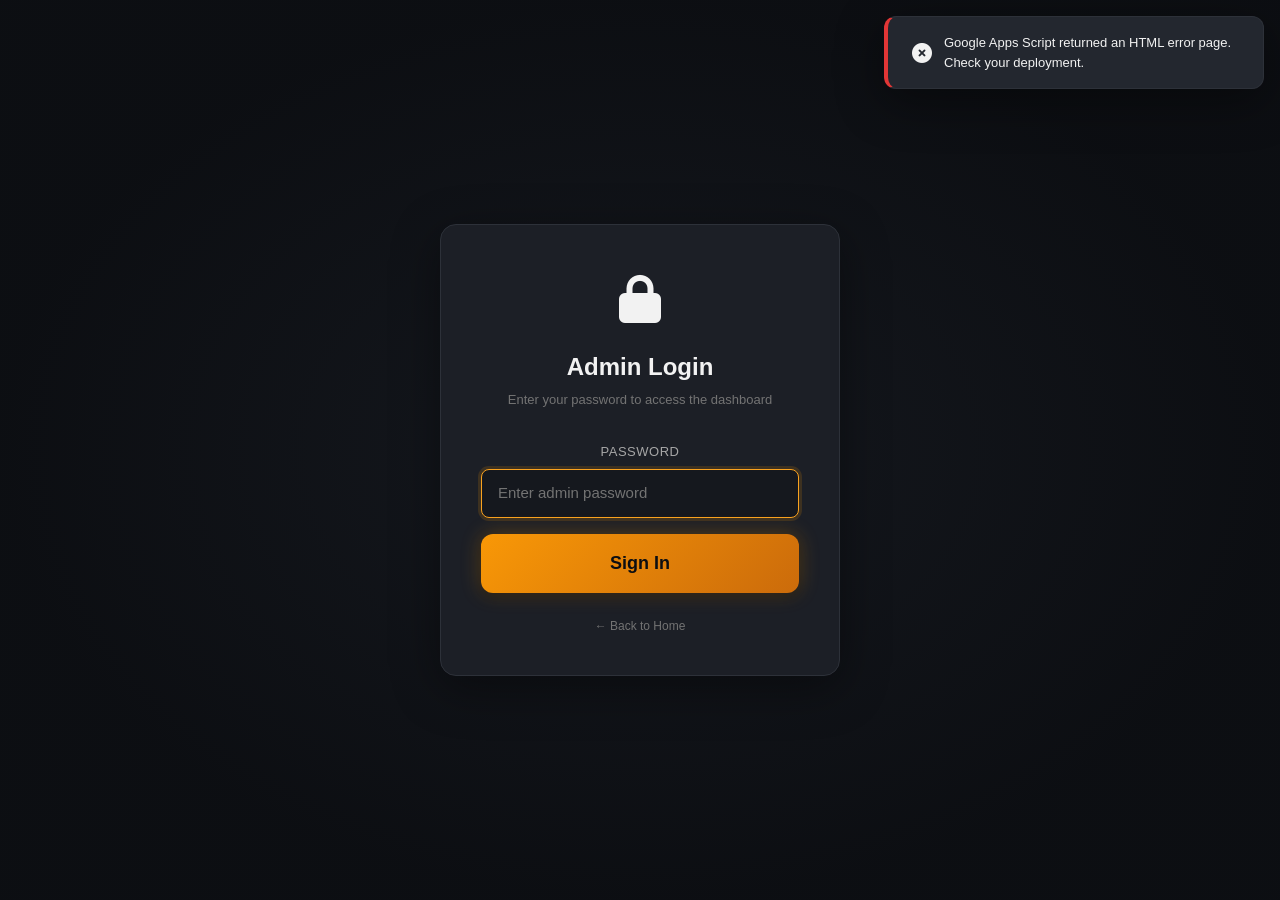
<file: admin/login/index.html>
<!DOCTYPE html>
<html lang="en">
<head>
  <meta charset="UTF-8">
  <meta name="viewport" content="width=device-width, initial-scale=1.0">
  <meta name="description" content="Admin login for restaurant management panel.">
  <meta name="theme-color" content="#0f1117">
  <title>Admin Login — WIN Restaurant</title>

  <!-- PWA Meta Tags & Manifest -->
  <link rel="manifest" href="../../manifest.json">
  <meta name="apple-mobile-web-app-capable" content="yes">
  <meta name="apple-mobile-web-app-status-bar-style" content="black-translucent">
  <meta name="apple-mobile-web-app-title" content="WIN Restaurant">
  <link rel="apple-touch-icon" href="../../icons/icon-512.png">

  <link rel="stylesheet" href="../../css/base.css">
  <link rel="stylesheet" href="../../css/admin.css">
  <link rel="stylesheet" href="https://cdnjs.cloudflare.com/ajax/libs/font-awesome/6.4.0/css/all.min.css">
</head>
<body>
  <div class="login-page">
    <div class="login-card">
      <div class="login-logo"><i class="fa-solid fa-lock"></i></div>
      <h1>Admin Login</h1>
      <p class="subtitle">Enter your password to access the dashboard</p>

      <form class="login-form" id="login-form">
        <div class="login-error" id="login-error">Invalid password. Please try again.</div>
        <div class="form-group">
          <label class="form-label" for="password">Password</label>
          <input type="password" class="form-input" id="password" placeholder="Enter admin password" required autofocus>
        </div>
        <button type="submit" class="btn btn--primary btn--full btn--lg" id="login-btn">
          Sign In
        </button>
      </form>

      <p style="margin-top: var(--sp-6); font-size: var(--fs-xs); color: var(--clr-text-muted);">
        <a href="../../" style="color: var(--clr-text-muted);">← Back to Home</a>
      </p>
    </div>
  </div>

  <script src="../../js/config.js"></script>
  <script src="../../js/api.js"></script>
  <script>
    // Check if already logged in
    if (sessionStorage.getItem(CONFIG.STORAGE_KEYS.AUTH)) {
      window.location.href = '../';
    }

    // Fetch config silently to update the brand name on the login screen
    API.getConfig().then(() => {
      if (typeof window.applyBrandSettings === 'function') {
        window.applyBrandSettings();
      }
    }).catch(console.error);

    const form = document.getElementById('login-form');
    const passwordInput = document.getElementById('password');
    const loginBtn = document.getElementById('login-btn');
    const errorEl = document.getElementById('login-error');

    form.addEventListener('submit', async (e) => {
      e.preventDefault();
      const password = passwordInput.value.trim();
      if (!password) return;

      loginBtn.disabled = true;
      loginBtn.textContent = 'Signing in...';
      errorEl.style.display = 'none';

      try {
        const result = await API.login(password);
        sessionStorage.setItem(CONFIG.STORAGE_KEYS.AUTH, 'true');
        sessionStorage.setItem('restaurant_name', result.restaurant || 'WIN Restaurant');
        localStorage.setItem('app_restaurant_name', result.restaurant || 'WIN Restaurant');
        window.location.href = '../';
      } catch (err) {
        errorEl.style.display = 'block';
        passwordInput.value = '';
        passwordInput.focus();
      } finally {
        loginBtn.disabled = false;
        loginBtn.textContent = 'Sign In';
      }
    });
  </script>

  <!-- Service Worker Registration -->
  <script>
    if ('serviceWorker' in navigator) {
      window.addEventListener('load', () => {
        navigator.serviceWorker.register('../../sw.js', { scope: '../../' })
          .then(reg => console.log('Service Worker registered successfully.', reg.scope))
          .catch(err => console.log('Service Worker registration failed.', err));
      });
    }
  </script>
</body>
</html>
</file>
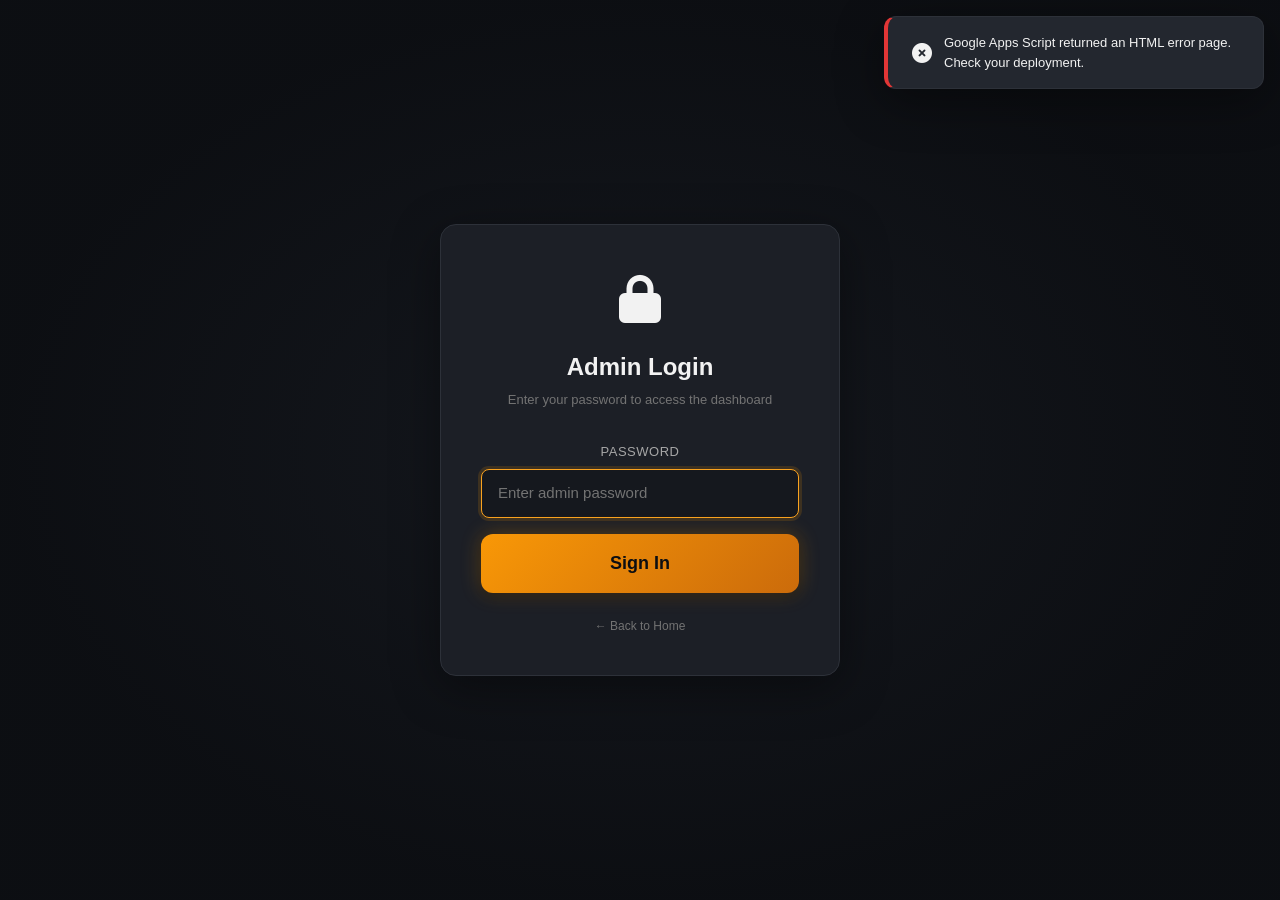
<file: admin/menu-manage/index.html>
<!DOCTYPE html>
<html lang="en">
<head>
  <meta charset="UTF-8">
  <meta name="viewport" content="width=device-width, initial-scale=1.0">
  <meta name="description" content="Manage your restaurant menu — add, edit, and delete items.">
  <meta name="theme-color" content="#0f1117">
  <title>Menu Management — Admin Panel</title>

  <!-- PWA Meta Tags & Manifest -->
  <link rel="manifest" href="../../manifest.json">
  <meta name="apple-mobile-web-app-capable" content="yes">
  <meta name="apple-mobile-web-app-status-bar-style" content="black-translucent">
  <meta name="apple-mobile-web-app-title" content="WIN Restaurant">
  <link rel="apple-touch-icon" href="../../icons/icon-512.png">

  <link rel="stylesheet" href="../../css/base.css">
  <link rel="stylesheet" href="../../css/admin.css">
  <link rel="stylesheet" href="https://cdnjs.cloudflare.com/ajax/libs/font-awesome/6.4.0/css/all.min.css">
</head>
<body>
  <div class="admin-layout">
    <!-- Sidebar -->
    <aside class="admin-sidebar" id="sidebar">
      <div class="sidebar-header">
        <div class="sidebar-brand"><i class="fa-solid fa-utensils"></i> WIN Restaurant</div>
        <div class="sidebar-subtitle">Admin Panel</div>
      </div>
      <nav class="sidebar-nav">
        <a href="../" class="sidebar-link">
          <span class="icon"><i class="fa-solid fa-chart-simple"></i></span> Dashboard
        </a>
        <a href="./" class="sidebar-link active">
          <span class="icon"><i class="fa-solid fa-clipboard-list"></i></span> Menu Management
        </a>
        <a href="../orders/" class="sidebar-link">
          <span class="icon"><i class="fa-solid fa-box"></i></span> Order Management
        </a>

        <a href="../cancellations/" class="sidebar-link">
          <span class="icon"><i class="fa-solid fa-ban" style="color:var(--clr-error);"></i></span> Cancellations
        </a>
        <a href="../qr/" class="sidebar-link">
          <span class="icon"><i class="fa-solid fa-qrcode"></i></span> QR Codes
        </a>
        <a href="../../kitchen/" class="sidebar-link">
          <span class="icon"><i class="fa-solid fa-kitchen-set"></i></span> Kitchen Display
        </a>
        <a href="../../menu/?t=T1" class="sidebar-link">
          <span class="icon"><i class="fa-solid fa-mobile-screen"></i></span> Customer View
        </a>
      </nav>
      <div class="sidebar-footer">
        <button class="btn btn--ghost btn--full btn--sm" id="logout-btn"><i class="fa-solid fa-arrow-right-from-bracket"></i> Logout</button>
      </div>
    </aside>

    <button class="sidebar-toggle" id="sidebar-toggle">☰</button>
    <div class="sidebar-backdrop" id="sidebar-backdrop"></div>

    <!-- Main Content -->
    <main class="admin-main">
      <div class="admin-page-header">
        <h1 class="admin-page-title"><i class="fa-solid fa-clipboard-list"></i> Menu Management</h1>
        <button class="btn btn--primary" id="add-item-btn">+ Add Item</button>
      </div>

      <!-- Menu Table -->
      <div class="data-table-wrapper">
        <div class="data-table-header">
          <h3>All Menu Items</h3>
          <span id="item-count" style="font-size: var(--fs-sm); color: var(--clr-text-muted);"></span>
        </div>
        <table class="data-table responsive-table" id="menu-table">
          <thead>
            <tr>
              <th>ID</th>
              <th>Category</th>
              <th>Item Name</th>
              <th>Description</th>
              <th>Price</th>
              <th>Available</th>
              <th>Actions</th>
            </tr>
          </thead>
          <tbody id="menu-tbody">
            <tr><td colspan="7" style="text-align:center; padding:2rem; color:var(--clr-text-muted);">Loading menu items...</td></tr>
          </tbody>
        </table>
      </div>
    </main>
  </div>

  <!-- Add/Edit Modal -->
  <div class="modal-backdrop" id="modal-backdrop"></div>
  <div class="modal" id="item-modal">
    <div class="modal-header">
      <h3 id="modal-title">Add Menu Item</h3>
      <button class="modal-close" id="modal-close">✖</button>
    </div>
    <form id="item-form" style="display:flex; flex-direction:column; gap:var(--sp-4);">
      <input type="hidden" id="item-id">
      <div class="form-group">
        <label class="form-label" for="item-category">Category</label>
        <input type="text" class="form-input" id="item-category" placeholder="e.g. <i class="fa-solid fa-pizza-slice"></i> Pizza" required>
      </div>
      <div class="form-group">
        <label class="form-label" for="item-name">Item Name</label>
        <input type="text" class="form-input" id="item-name" placeholder="e.g. Margherita Pizza" required>
      </div>
      <div class="form-group">
        <label class="form-label" for="item-desc">Description</label>
        <textarea class="form-textarea" id="item-desc" placeholder="Brief description of the dish..." rows="2"></textarea>
      </div>
      <div class="form-group">
        <label class="form-label" for="item-price">Price (₹)</label>
        <input type="number" class="form-input" id="item-price" placeholder="299" min="0" required>
      </div>
      <div class="form-group">
        <label class="form-label" for="item-image">Image URL (optional)</label>
        <input type="url" class="form-input" id="item-image" placeholder="https://...">
      </div>
      <div style="display:flex; align-items:center; gap:var(--sp-3);">
        <label class="toggle">
          <input type="checkbox" id="item-available" checked>
          <span class="toggle-slider"></span>
        </label>
        <span style="font-size:var(--fs-sm); color:var(--clr-text-secondary);">Available for ordering</span>
      </div>
      <button type="submit" class="btn btn--primary btn--full" id="save-item-btn">Save Item</button>
    </form>
  </div>

  <!-- Delete Confirmation Modal -->
  <div class="modal" id="delete-modal" style="max-width: 380px; text-align: center;">
    <div style="font-size: 3rem; margin-bottom: var(--sp-4);"><i class="fa-solid fa-triangle-exclamation"></i></div>
    <h3 style="font-family: var(--font-body); margin-bottom: var(--sp-2);">Delete Item?</h3>
    <p style="color: var(--clr-text-muted); font-size: var(--fs-sm); margin-bottom: var(--sp-6);" id="delete-msg">
      This action cannot be undone.
    </p>
    <div style="display:flex; gap:var(--sp-3);">
      <button class="btn btn--ghost btn--full" id="delete-cancel">Cancel</button>
      <button class="btn btn--accent btn--full" id="delete-confirm">Delete</button>
    </div>
  </div>

  <script src="../../js/config.js"></script>
  <script src="../../js/api.js"></script>
  <script>
    // ── Auth guard ──
    if (!sessionStorage.getItem(CONFIG.STORAGE_KEYS.AUTH)) {
      window.location.href = '../login/';
    }

    // ── State ──
    let menuItems = [];
    let editingId = null;
    let deletingId = null;

    // ── DOM ──
    const menuTbody = document.getElementById('menu-tbody');
    const itemCount = document.getElementById('item-count');
    const addItemBtn = document.getElementById('add-item-btn');
    const modalBackdrop = document.getElementById('modal-backdrop');
    const itemModal = document.getElementById('item-modal');
    const modalTitle = document.getElementById('modal-title');
    const modalClose = document.getElementById('modal-close');
    const itemForm = document.getElementById('item-form');
    const deleteModal = document.getElementById('delete-modal');
    const deleteCancel = document.getElementById('delete-cancel');
    const deleteConfirm = document.getElementById('delete-confirm');
    const deleteMsg = document.getElementById('delete-msg');

    // ── Init ──
    async function init() {
      await loadMenuItems();
      setupEventListeners();
    }

    async function loadMenuItems() {
      try {
        menuItems = await API.getMenu();
        renderTable();
      } catch (err) {
        // Demo data
        menuItems = [
          { id: '1', category: '<i class="fa-solid fa-pizza-slice"></i> Pizza', name: 'Margherita', description: 'Classic cheese pizza', price: 299, image: '', available: true },
          { id: '2', category: '<i class="fa-solid fa-pizza-slice"></i> Pizza', name: 'Farmhouse', description: 'Loaded vegetables', price: 349, image: '', available: true },
          { id: '3', category: '<i class="fa-solid fa-burger"></i> Burgers', name: 'Veg Burger', description: 'Crispy patty with sauce', price: 149, image: '', available: true },
          { id: '4', category: '<i class="fa-solid fa-cup-togo"></i> Drinks', name: 'Cold Coffee', description: 'Creamy iced coffee', price: 129, image: '', available: false },
        ];
        renderTable();
      }
    }

    function renderTable() {
      itemCount.textContent = `${menuItems.length} items`;

      if (menuItems.length === 0) {
        menuTbody.innerHTML = `
          <tr><td colspan="7" style="text-align:center; padding:2rem; color:var(--clr-text-muted);">
            No menu items yet. Click "Add Item" to get started!
          </td></tr>
        `;
        return;
      }

      menuTbody.innerHTML = menuItems.map(item => `
        <tr>
          <td data-label="ID">${item.id}</td>
          <td data-label="Category">${item.category}</td>
          <td data-label="Item Name"><strong>${item.name}</strong></td>
          <td data-label="Description" style="max-width:180px; overflow:hidden; text-overflow:ellipsis; white-space:nowrap; color:var(--clr-text-muted);">${item.description || '—'}</td>
          <td data-label="Price"><strong>${formatPrice(item.price)}</strong></td>
          <td data-label="Available">
            <span class="badge ${item.available ? 'badge--success' : 'badge--error'}">
              ${item.available ? 'Yes' : 'No'}
            </span>
          </td>
          <td data-label="Actions">
            <div style="display:flex; gap:var(--sp-2); justify-content: flex-end;">
              <button class="btn btn--outline btn--sm edit-btn" data-id="${item.id}"><i class="fa-solid fa-pen"></i>  Edit</button>
              <button class="btn btn--ghost btn--sm delete-btn" data-id="${item.id}" style="color:var(--clr-error);"><i class="fa-solid fa-trash"></i></button>
            </div>
          </td>
        </tr>
      `).join('');

      // Attach listeners
      document.querySelectorAll('.edit-btn').forEach(btn => {
        btn.addEventListener('click', () => openEditModal(btn.dataset.id));
      });
      document.querySelectorAll('.delete-btn').forEach(btn => {
        btn.addEventListener('click', () => openDeleteModal(btn.dataset.id));
      });
    }

    // ── Modal: Add ──
    function openAddModal() {
      editingId = null;
      modalTitle.textContent = 'Add Menu Item';
      document.getElementById('item-id').value = '';
      document.getElementById('item-category').value = '';
      document.getElementById('item-name').value = '';
      document.getElementById('item-desc').value = '';
      document.getElementById('item-price').value = '';
      document.getElementById('item-image').value = '';
      document.getElementById('item-available').checked = true;
      document.getElementById('save-item-btn').textContent = 'Add Item';
      showModal(itemModal);
    }

    // ── Modal: Edit ──
    function openEditModal(id) {
      const item = menuItems.find(i => String(i.id) === String(id));
      if (!item) return;

      editingId = id;
      modalTitle.textContent = 'Edit Menu Item';
      document.getElementById('item-id').value = item.id;
      document.getElementById('item-category').value = item.category;
      document.getElementById('item-name').value = item.name;
      document.getElementById('item-desc').value = item.description || '';
      document.getElementById('item-price').value = item.price;
      document.getElementById('item-image').value = item.image || '';
      document.getElementById('item-available').checked = item.available;
      document.getElementById('save-item-btn').textContent = 'Save Changes';
      showModal(itemModal);
    }

    // ── Modal: Delete ──
    function openDeleteModal(id) {
      const item = menuItems.find(i => String(i.id) === String(id));
      if (!item) return;

      deletingId = id;
      deleteMsg.textContent = `Are you sure you want to delete "${item.name}"? This cannot be undone.`;
      showModal(deleteModal);
    }

    function showModal(modal) {
      modalBackdrop.classList.add('active');
      modal.classList.add('active');
    }

    function hideModals() {
      modalBackdrop.classList.remove('active');
      itemModal.classList.remove('active');
      deleteModal.classList.remove('active');
    }

    // ── Form Submit ──
    itemForm.addEventListener('submit', async (e) => {
      e.preventDefault();
      const saveBtn = document.getElementById('save-item-btn');
      saveBtn.disabled = true;
      saveBtn.textContent = 'Saving...';

      const itemData = {
        category: document.getElementById('item-category').value.trim(),
        name: document.getElementById('item-name').value.trim(),
        description: document.getElementById('item-desc').value.trim(),
        price: Number(document.getElementById('item-price').value),
        image: document.getElementById('item-image').value.trim(),
        available: document.getElementById('item-available').checked,
      };

      try {
        if (editingId) {
          itemData.id = editingId;
          await API.updateMenuItem(itemData);
          showToast('Menu item updated!', 'success');
        } else {
          await API.addMenuItem(itemData);
          showToast('Menu item added!', 'success');
        }
        hideModals();
        await loadMenuItems();
      } catch (err) {
        showToast('Failed to save item.', 'error');
      } finally {
        saveBtn.disabled = false;
        saveBtn.textContent = editingId ? 'Save Changes' : 'Add Item';
      }
    });

    // ── Delete Confirm ──
    deleteConfirm.addEventListener('click', async () => {
      if (!deletingId) return;
      deleteConfirm.disabled = true;
      deleteConfirm.textContent = 'Deleting...';

      try {
        await API.deleteMenuItem(deletingId);
        showToast('Item deleted.', 'success');
        hideModals();
        await loadMenuItems();
      } catch (err) {
        showToast('Failed to delete item.', 'error');
      } finally {
        deleteConfirm.disabled = false;
        deleteConfirm.textContent = 'Delete';
        deletingId = null;
      }
    });

    // ── Event Listeners ──
    function setupEventListeners() {
      addItemBtn.addEventListener('click', openAddModal);
      modalClose.addEventListener('click', hideModals);
      modalBackdrop.addEventListener('click', hideModals);
      deleteCancel.addEventListener('click', hideModals);
      document.addEventListener('keydown', (e) => { if (e.key === 'Escape') hideModals(); });

      // Sidebar
      const sidebar = document.getElementById('sidebar');
      const sidebarBackdrop = document.getElementById('sidebar-backdrop');
      function toggleSidebar() {
        sidebar.classList.toggle('open');
        sidebarBackdrop.classList.toggle('active');
      }
      document.getElementById('sidebar-toggle').addEventListener('click', toggleSidebar);
      sidebarBackdrop.addEventListener('click', toggleSidebar);
      document.getElementById('logout-btn').addEventListener('click', () => {
        sessionStorage.clear();
        window.location.href = '../login/';
      });
    }

    document.addEventListener('DOMContentLoaded', init);
  </script>

  <!-- Service Worker Registration -->
  <script>
    if ('serviceWorker' in navigator) {
      window.addEventListener('load', () => {
        navigator.serviceWorker.register('../../sw.js', { scope: '../../' })
          .then(reg => console.log('Service Worker registered successfully.', reg.scope))
          .catch(err => console.log('Service Worker registration failed.', err));
      });
    }
  </script>
<script src="../../js/notifications.js"></script>
</body>
</html>
</file>
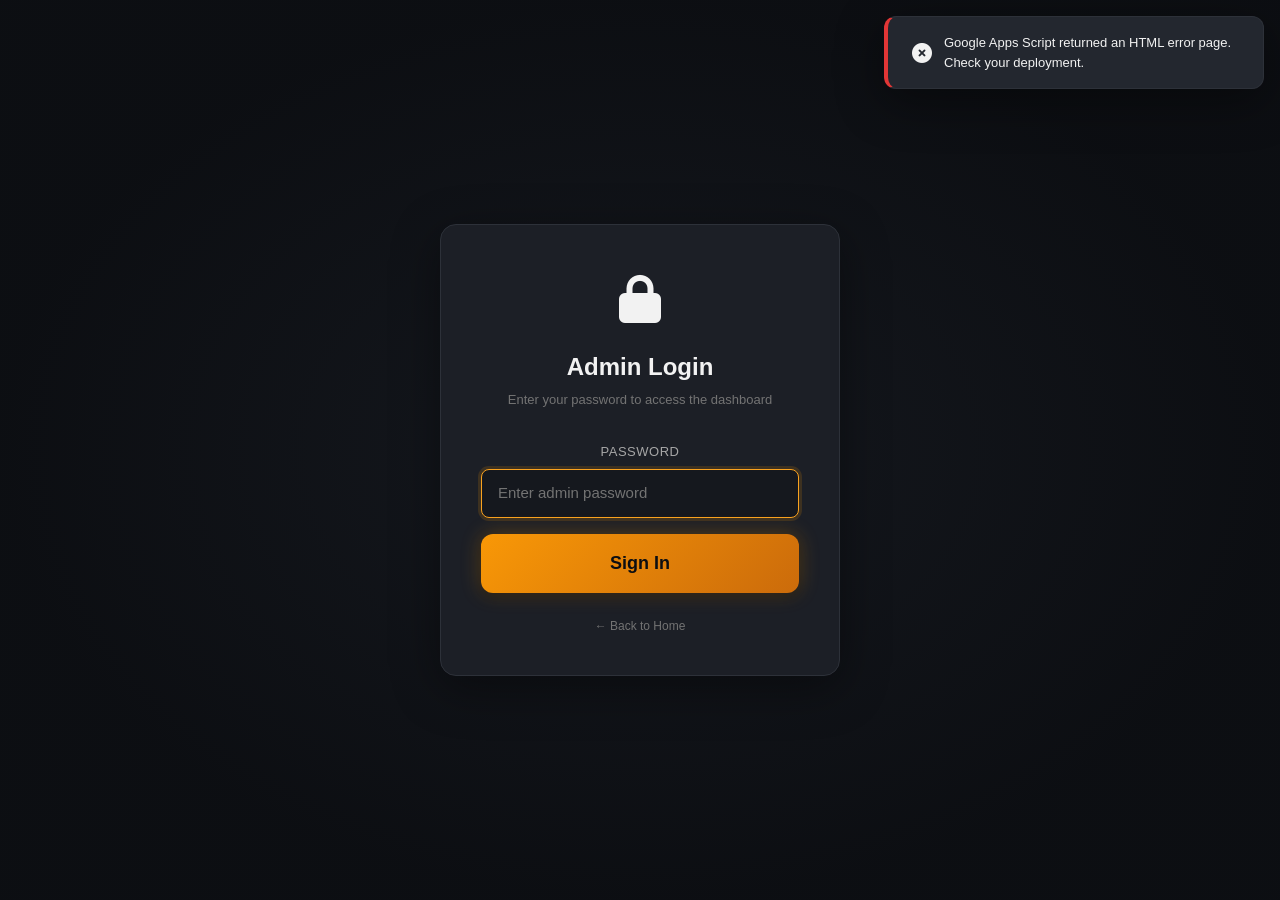
<file: admin/orders/index.html>
<!DOCTYPE html>
<html lang="en">
<head>
  <meta charset="UTF-8">
  <meta name="viewport" content="width=device-width, initial-scale=1.0">
  <meta name="description" content="Manage and track restaurant orders in real-time.">
  <meta name="theme-color" content="#0f1117">
  <title>Order Management — Admin Panel</title>

  <!-- PWA Meta Tags & Manifest -->
  <link rel="manifest" href="../../manifest.json">
  <meta name="apple-mobile-web-app-capable" content="yes">
  <meta name="apple-mobile-web-app-status-bar-style" content="black-translucent">
  <meta name="apple-mobile-web-app-title" content="WIN Restaurant">
  <link rel="apple-touch-icon" href="../../icons/icon-512.png">

  <link rel="stylesheet" href="../../css/base.css">
  <link rel="stylesheet" href="../../css/admin.css">
  <link rel="stylesheet" href="../../css/payment.css">
  <link rel="stylesheet" href="https://cdnjs.cloudflare.com/ajax/libs/font-awesome/6.4.0/css/all.min.css">
    <style>
      .status-cancellation-requested {
        border-color: hsla(0,75%,55%,0.6) !important;
        animation: cardPulse 2s infinite !important;
      }
      @keyframes cardPulse { 0%,100%{box-shadow:0 0 0 0 hsla(0,75%,55%,0);} 50%{box-shadow:0 0 0 4px hsla(0,75%,55%,0.2);} }
    </style>
  </head>
<body>
  <div class="admin-layout">
    <!-- Sidebar -->
    <aside class="admin-sidebar" id="sidebar">
      <div class="sidebar-header">
        <div class="sidebar-brand"><i class="fa-solid fa-utensils"></i> WIN Restaurant</div>
        <div class="sidebar-subtitle">Admin Panel</div>
      </div>
      <nav class="sidebar-nav">
        <a href="../" class="sidebar-link">
          <span class="icon"><i class="fa-solid fa-chart-simple"></i></span> Dashboard
        </a>
        <a href="../menu-manage/" class="sidebar-link">
          <span class="icon"><i class="fa-solid fa-clipboard-list"></i></span> Menu Management
        </a>
        <a href="./" class="sidebar-link active">
          <span class="icon"><i class="fa-solid fa-box"></i></span> Order Management
        </a>
        <a href="../cancellations/" class="sidebar-link">
          <span class="icon"><i class="fa-solid fa-ban" style="color:var(--clr-error);"></i></span> Cancellations
        </a>
        <a href="../qr/" class="sidebar-link">
          <span class="icon"><i class="fa-solid fa-qrcode"></i></span> QR Codes
        </a>
        <a href="../../kitchen/" class="sidebar-link">
          <span class="icon"><i class="fa-solid fa-kitchen-set"></i></span> Kitchen Display
        </a>
        <a href="../../menu/?t=T1" class="sidebar-link">
          <span class="icon"><i class="fa-solid fa-mobile-screen"></i></span> Customer View
        </a>
      </nav>
      <div class="sidebar-footer">
        <button class="btn btn--ghost btn--full btn--sm" id="logout-btn"><i class="fa-solid fa-arrow-right-from-bracket"></i> Logout</button>
      </div>
    </aside>

    <button class="sidebar-toggle" id="sidebar-toggle">☰</button>
    <div class="sidebar-backdrop" id="sidebar-backdrop"></div>

    <!-- Main Content -->
    <main class="admin-main">
      <div class="admin-page-header">
        <h1 class="admin-page-title"><i class="fa-solid fa-box"></i> Order Management</h1>
        <div style="display:flex; align-items:center; gap:var(--sp-3);">
          <span class="refresh-indicator" style="font-size:var(--fs-xs); color:var(--clr-text-muted);">
            <span class="refresh-dot" style="width:6px;height:6px;border-radius:50%;background:var(--clr-success);animation:pulse 2s infinite;display:inline-block;"></span>
            Auto-refreshing
          </span>
        </div>
      </div>

      <!-- Waiter Calls -->
      <div id="waiter-calls-container" style="display: flex; flex-direction: column; gap: var(--sp-2); margin-bottom: var(--sp-4);"></div>

      <!-- Filter Tabs -->
      <div class="filter-tabs" id="filter-tabs">
        <button class="filter-tab active" data-status="">All</button>
        <button class="filter-tab" data-status="New">🆕 New</button>
        <button class="filter-tab" data-status="Accepted"><i class="fa-solid fa-circle-check"></i> Accepted</button>
        <button class="filter-tab" data-status="Preparing"><i class="fa-solid fa-kitchen-set"></i> Preparing</button>
        <button class="filter-tab" data-status="Ready"><i class="fa-solid fa-bell"></i> Ready</button>
        <button class="filter-tab" data-status="Delivered"><i class="fa-solid fa-champagne-glasses"></i> Delivered</button>
        <button class="filter-tab" data-status="Paid"><i class="fa-solid fa-credit-card"></i> Paid</button>
        <button class="filter-tab" data-status="Rejected"><i class="fa-solid fa-circle-xmark"></i> Rejected</button>
        <button class="filter-tab" data-status="Cancelled" style="color: var(--clr-error);"><i class="fa-solid fa-ban"></i> Cancelled</button>
        <button class="filter-tab" data-status="Cancellation Requested" style="color: var(--clr-warning);"><i class="fa-solid fa-triangle-exclamation"></i> Cancel Req</button>
      </div>

      <!-- Order Cards -->
      <div class="order-cards" id="order-cards">
        <div style="grid-column: 1 / -1; text-align: center; padding: 2rem; color: var(--clr-text-muted);">
          <div class="spinner" style="margin: 0 auto var(--sp-3);"></div>
          Loading orders...
        </div>
      </div>

      <!-- Empty State -->
      <div class="empty-state" id="orders-empty" style="display: none;">
        <div class="empty-state-icon">📭</div>
        <h3>No orders found</h3>
        <p>Orders will appear here when customers place them.</p>
      </div>
    </main>
  </div>

  <script src="../../js/config.js"></script>
  <script src="../../js/api.js"></script>
  <script src="../../js/cancellation.js"></script>
  <script>
    // Ã¢â€â‚¬Ã¢â€â‚¬ Auth guard Ã¢â€â‚¬Ã¢â€â‚¬
    if (!sessionStorage.getItem(CONFIG.STORAGE_KEYS.AUTH)) {
      window.location.href = '../login/';
    }

    // Ã¢â€â‚¬Ã¢â€â‚¬ State Ã¢â€â‚¬Ã¢â€â‚¬
    let allOrders = [];
    let activeFilter = '';
    const adminRole = sessionStorage.getItem(CONFIG.STORAGE_KEYS.ROLE) || CONFIG.ROLES.ADMIN;
    const adminName = sessionStorage.getItem(CONFIG.STORAGE_KEYS.ADMIN_NAME) || adminRole;

    // Ã¢â€â‚¬Ã¢â€â‚¬ DOM Ã¢â€â‚¬Ã¢â€â‚¬
    const orderCardsEl = document.getElementById('order-cards');
    const ordersEmpty = document.getElementById('orders-empty');
    const filterTabs = document.getElementById('filter-tabs');

    // Ã¢â€â‚¬Ã¢â€â‚¬ Init Ã¢â€â‚¬Ã¢â€â‚¬
    async function init() {
      setupEventListeners();
      await Promise.all([loadOrders(), loadWaiterCalls()]);
      
      // Auto-refresh every 5 seconds
      setInterval(() => {
        loadOrders();
        loadWaiterCalls();
      }, CONFIG.POLL_INTERVAL);
    }

    async function loadWaiterCalls() {
      try {
        const calls = await API.getWaiterCalls();
        const container = document.getElementById('waiter-calls-container');
        if (calls.length === 0) {
          container.innerHTML = '';
          return;
        }
        
        container.innerHTML = calls.map(call => `
          <div style="background: var(--clr-error); color: white; padding: var(--sp-3); border-radius: var(--radius-md); display: flex; justify-content: space-between; align-items: center; font-weight: bold; font-family: var(--font-body);">
            <span><i class="fa-solid fa-bell fa-shake"></i> Table ${call.table} called for a Waiter!</span>
            <button class="btn btn--sm" style="background: white; color: var(--clr-error);" onclick="resolveWaiterCall('${call.table}')">Acknowledge</button>
          </div>
        `).join('');
      } catch (err) {
        console.warn('Could not fetch waiter calls');
      }
    }

    window.resolveWaiterCall = async function(table) {
      try {
        await API.resolveWaiterCall(table);
        loadWaiterCalls();
      } catch (err) {
        showToast('Failed to resolve call', 'error');
      }
    };

    async function loadOrders() {
      try {
        allOrders = await API.getOrders();
        renderOrders();
      } catch (err) {
        // Demo data
        allOrders = [
          { orderId: 'M249', table: 'T2', customerName: 'Manish', mobileNumber: '9876543210', items: [{name:'Margherita Pizza', qty:2, price:299}, {name:'Cold Coffee', qty:1, price:129}], total: 727, status: 'New', timestamp: new Date().toISOString(), notes: 'Extra cheese' },
          { orderId: 'K603', table: 'T5', customerName: 'Ravi', mobileNumber: '9988776655', items: [{name:'Veg Burger', qty:3, price:149}], total: 447, status: 'Preparing', timestamp: new Date(Date.now() - 600000).toISOString(), notes: '' },
          { orderId: 'A094', table: 'T1', customerName: 'Sita', mobileNumber: '9848022338', items: [{name:'Gulab Jamun', qty:2, price:99}, {name:'Mango Lassi', qty:2, price:109}], total: 416, status: 'Ready', timestamp: new Date(Date.now() - 1200000).toISOString(), notes: '' },
          { orderId: 'L882', table: 'T3', customerName: 'Arjun', mobileNumber: '9123456789', items: [{name:'Farmhouse Pizza', qty:1, price:349}], total: 349, status: 'Delivered', timestamp: new Date(Date.now() - 3600000).toISOString(), notes: '' },
        ];
        renderOrders();
      }
    }

    function renderOrders() {
      let filtered = [...allOrders];

      if (activeFilter) {
        filtered = filtered.filter(o => o.status === activeFilter);
      }

      if (filtered.length === 0) {
        orderCardsEl.style.display = 'none';
        ordersEmpty.style.display = 'block';
        return;
      }

      orderCardsEl.style.display = 'grid';
      ordersEmpty.style.display = 'none';

      orderCardsEl.innerHTML = filtered.map(order => {
        const statusClass = `status-${order.status.toLowerCase().replace(" ", "-")}`;
        const items = order.items || [];
        const nextStatuses = CONFIG.STATUS_FLOW[order.status] || [];
        const isCancelled = order.status === 'Cancelled' || order.status === 'Rejected';
        const invoiceNo = getOrCreateInvoiceNumber(order.orderId);
        const canCancel = !isCancelled && canCancelOrder(adminRole, order.status);

        // Payment pill
        let payPill = '';
        if (order.paymentStatus) {
          const pillClass = {
            'Payment Successful': 'payment-pill--success',
            'Cash Received': 'payment-pill--cash-received',
            'Awaiting Payment': 'payment-pill--awaiting',
            'Awaiting Cash Payment': 'payment-pill--awaiting',
            'Payment Failed': 'payment-pill--failed',
            'Cancelled': 'payment-pill--cancelled',
          }[order.paymentStatus] || 'payment-pill--awaiting';
          payPill = `<span class="payment-status-pill ${pillClass}"><i class="fa-solid fa-credit-card"></i> ${order.paymentStatus}</span>`;
        }

        return `
          <div class="order-card ${statusClass} ${isCancelled ? 'status-cancelled' : ''}">
            <div class="order-card-header">
              <span class="order-card-id">${order.orderId}</span>
              <span class="order-card-table">🪑 ${order.table}</span>
            </div>
            <div class="order-invoice-no" title="Invoice">${invoiceNo}</div>
            ${payPill}
            <ul class="order-card-items" style="${isCancelled ? 'opacity:0.6;' : ''}">
              ${items.map(i => `<li>${i.qty}× ${i.name}</li>`).join('')}
            </ul>
            ${(order.customerName || order.mobileNumber) ? `<div style="font-size:var(--fs-xs); color:var(--clr-text-secondary); margin-bottom:var(--sp-2);">👤 ${order.customerName || 'Guest'} (${order.mobileNumber || ''})</div>` : ''}
            ${order.notes ? `<div style="font-size:var(--fs-xs); color:var(--clr-text-muted); font-style:italic; margin-bottom:var(--sp-3);"><i class="fa-solid fa-file-signature"></i> ${order.notes}</div>` : ''}
            ${isCancelled && order.cancel_reason ? `
              <div style="font-size:var(--fs-xs); color:var(--clr-error); margin-bottom:var(--sp-2); display:flex; align-items:center; gap:var(--sp-1);">
                <i class="fa-solid fa-ban"></i> Cancelled: ${order.cancel_reason}
                ${order.cancelled_by ? ` by ${order.cancelled_by}` : ''}
              </div>` : ''}
            <div class="order-card-footer">
              <div>
                <div class="order-card-total">${formatPrice(order.total)}</div>
                <div class="order-card-time">${formatTime(order.timestamp)}</div>
              </div>
              <div class="order-card-actions">
                ${isCancelled
                  ? '<span class="cancelled-badge"><i class="fa-solid fa-ban"></i> Cancelled</span>'
                  : `<span class="badge badge--${getStatusBadge(order.status)}">${order.status}</span>`
                }
                ${adminRole !== CONFIG.ROLES.KITCHEN ? nextStatuses.map(s => `
                  <button class="btn btn--sm ${s === 'Rejected' ? 'btn--ghost' : 'btn--primary'} status-btn"
                          data-order="${order.orderId}" data-status="${s}"
                          style="${s === 'Rejected' ? 'color:var(--clr-error);' : ''}">
                    ${s === 'Rejected' ? '✖ Reject' : s}
                  </button>
                `).join('') : ''}
              </div>
            </div>
          </div>
        `;
      }).join('');

      // Attach status update listeners
      document.querySelectorAll('.status-btn').forEach(btn => {
        btn.addEventListener('click', async () => {
          const orderId = btn.dataset.order;
          const newStatus = btn.dataset.status;
          
          setButtonLoading(btn, true, '...');

          try {
            await API.updateOrderStatus(orderId, newStatus);
            showToast(`Order ${orderId} → ${newStatus}`, 'success');
            await loadOrders();
          } catch (err) {
            showToast('Failed to update status.', 'error');
            setButtonLoading(btn, false);
          }
        });
      });

      // Attach cancel trigger listeners
      document.querySelectorAll('.cancel-trigger-btn').forEach(btn => {
        btn.addEventListener('click', () => {
          const order = {
            orderId: btn.dataset.orderId,
            status: btn.dataset.orderStatus,
            table: btn.dataset.orderTable,
            total: btn.dataset.orderTotal,
          };
          CancellationEngine.openDialog(order, adminRole, async (result) => {
            showToast(`Order #${result.orderId} cancelled.`, 'error');
            await loadOrders();
          });
        });
      });
    }

    function getStatusBadge(status) {
      const map = { 'New': 'info', 'Accepted': 'primary', 'Preparing': 'warning', 'Ready': 'success', 'Delivered': 'success', 'Paid': 'success', 'Rejected': 'error', 'Cancelled': 'error' };
      return map[status] || 'info';
    }

    // Ã¢â€â‚¬Ã¢â€â‚¬ Event Listeners Ã¢â€â‚¬Ã¢â€â‚¬
    function setupEventListeners() {
      // Filter tabs
      filterTabs.addEventListener('click', (e) => {
        const tab = e.target.closest('.filter-tab');
        if (!tab) return;

        filterTabs.querySelectorAll('.filter-tab').forEach(t => t.classList.remove('active'));
        tab.classList.add('active');
        activeFilter = tab.dataset.status;
        renderOrders();
      });

      // Sidebar
      const sidebar = document.getElementById('sidebar');
      const sidebarBackdrop = document.getElementById('sidebar-backdrop');
      function toggleSidebar() {
        sidebar.classList.toggle('open');
        sidebarBackdrop.classList.toggle('active');
      }
      document.getElementById('sidebar-toggle').addEventListener('click', toggleSidebar);
      sidebarBackdrop.addEventListener('click', toggleSidebar);
      document.getElementById('logout-btn').addEventListener('click', () => {
        sessionStorage.clear();
        window.location.href = '../login/';
      });
    }

    document.addEventListener('DOMContentLoaded', init);
  </script>

  <!-- Service Worker Registration -->
  <script>
    if ('serviceWorker' in navigator) {
      window.addEventListener('load', () => {
        navigator.serviceWorker.register('../../sw.js', { scope: '../../' })
          .then(reg => console.log('Service Worker registered successfully.', reg.scope))
          .catch(err => console.log('Service Worker registration failed.', err));
      });
    }
  </script>
<script src="../../js/notifications.js"></script>
</body>
</html>
</file>
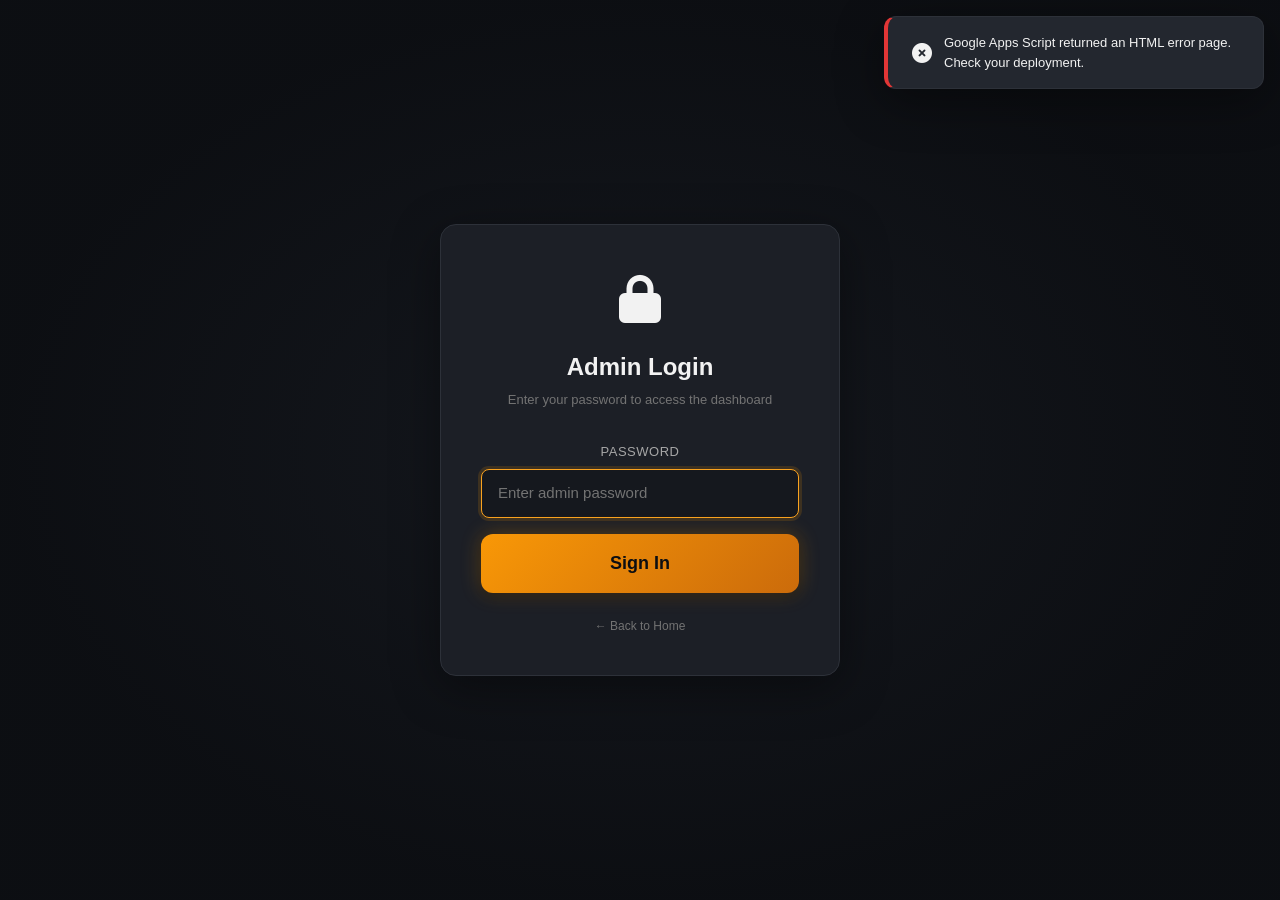
<file: admin/payments/index.html>
<!DOCTYPE html>
<html lang="en">
<head>
  <meta charset="UTF-8">
  <meta name="viewport" content="width=device-width, initial-scale=1.0">
  <meta name="description" content="Manage Payments — Admin Panel.">
  <meta name="theme-color" content="#0f1117">
  <title>Payments — Admin Panel</title>

  <link rel="manifest" href="../../manifest.json">
  <meta name="apple-mobile-web-app-capable" content="yes">
  <link rel="apple-touch-icon" href="../../icons/icon-512.png">

  <link rel="stylesheet" href="../../css/base.css">
  <link rel="stylesheet" href="../../css/admin.css">
  <link rel="stylesheet" href="../../css/payment.css">
  <link rel="stylesheet" href="https://cdnjs.cloudflare.com/ajax/libs/font-awesome/6.4.0/css/all.min.css">

  <style>
    .payment-requests-section { margin-bottom: var(--sp-6); }
    .payment-requests-header { display:flex; align-items:center; justify-content:space-between; gap:var(--sp-3); margin-bottom:var(--sp-4); }
    .payment-requests-title { display:flex; align-items:center; gap:var(--sp-3); font-size:var(--fs-lg); font-weight:var(--fw-bold); color:var(--clr-text-primary); }
    .pending-badge { background:var(--clr-success); color:#fff; font-size:var(--fs-xs); font-weight:var(--fw-bold); padding:2px 8px; border-radius:var(--radius-full); min-width:20px; text-align:center; animation:pulse-badge 2s ease-in-out infinite; }
    @keyframes pulse-badge { 0%,100%{opacity:1;transform:scale(1)} 50%{opacity:0.8;transform:scale(1.05)} }
    .payment-request-cards { display:grid; grid-template-columns:repeat(auto-fill,minmax(320px,1fr)); gap:var(--sp-4); }
    .payment-request-card { background:var(--clr-bg-elevated); border:1.5px solid hsla(152,70%,45%,0.35); border-radius:var(--radius-lg); padding:var(--sp-4); position:relative; overflow:hidden; transition:border-color var(--transition-base),box-shadow var(--transition-base); }
    .payment-request-card::before { content:''; position:absolute; top:0; left:0; right:0; height:3px; background:linear-gradient(90deg,var(--clr-success),hsl(152,70%,35%)); }
    .payment-request-card:hover { border-color:hsla(152,70%,45%,0.6); box-shadow:0 4px 20px hsla(152,70%,45%,0.12); }
    .payment-request-card.urgent { border-color:hsla(152,70%,45%,0.7); animation:requestPulse 2.5s ease-in-out infinite; }
    @keyframes requestPulse { 0%,100%{box-shadow:0 0 0 0 hsla(152,70%,45%,0);} 50%{box-shadow:0 0 0 5px hsla(152,70%,45%,0.18);} }
    .payment-request-card-header { display:flex; justify-content:space-between; align-items:flex-start; margin-bottom:var(--sp-3); }
    .payment-request-order-id { font-size:var(--fs-md); font-weight:var(--fw-bold); color:var(--clr-text-primary); }
    .payment-request-table { font-size:var(--fs-xs); color:var(--clr-success); background:hsla(152,70%,45%,0.12); padding:3px 8px; border-radius:var(--radius-full); border:1px solid hsla(152,70%,45%,0.25); }
    .payment-request-invoice { font-family:monospace; font-size:var(--fs-sm); color:var(--clr-primary-400); margin-bottom:var(--sp-2); letter-spacing:1px; display:block; }
    .payment-request-method { font-size:var(--fs-xs); color:var(--clr-text-muted); margin-bottom:var(--sp-3); display:flex; align-items:center; gap:var(--sp-1); }
    .payment-request-total { font-size:var(--fs-2xl); font-weight:var(--fw-bold); color:var(--clr-text-primary); margin-bottom:var(--sp-4); }
    .payment-request-actions { display:flex; gap:var(--sp-2); flex-wrap:wrap; }
    .btn--payment-confirm { flex:1; background:linear-gradient(135deg,hsl(152,70%,35%),hsl(152,70%,45%)); color:#fff; border:none; padding:var(--sp-2) var(--sp-4); border-radius:var(--radius-md); font-size:var(--fs-sm); font-weight:var(--fw-semibold); cursor:pointer; transition:all var(--transition-base); display:inline-flex; align-items:center; justify-content:center; gap:var(--sp-2); }
    .btn--payment-confirm:hover { filter:brightness(1.1); box-shadow:0 4px 12px hsla(152,70%,45%,0.35); }
    .payment-request-time { font-size:var(--fs-xs); color:var(--clr-text-muted); margin-top:var(--sp-2); text-align:right; }
    
    .no-requests { text-align:center; padding:var(--sp-8) var(--sp-4); background:var(--clr-bg-elevated); border:1px solid var(--clr-border); border-radius:var(--radius-lg); color:var(--clr-text-muted); }
    .no-requests-icon { font-size:2.5rem; margin-bottom:var(--sp-3); opacity:0.5; color:var(--clr-success); }
    .no-requests h3 { font-size:var(--fs-md); font-weight:var(--fw-semibold); color:var(--clr-text-secondary); margin:0 0 var(--sp-2); }
    .no-requests p { font-size:var(--fs-sm); margin:0; }
  </style>
</head>
<body>
<div class="admin-layout">

  <!-- Sidebar -->
  <aside class="admin-sidebar" id="sidebar">
    <div class="sidebar-header">
      <div class="sidebar-brand" id="sidebar-brand"><i class="fa-solid fa-utensils"></i> WIN Restaurant</div>
      <div class="sidebar-subtitle">Admin Panel</div>
    </div>
    <nav class="sidebar-nav">
      <a href="../" class="sidebar-link"><span class="icon"><i class="fa-solid fa-chart-simple"></i></span> Dashboard</a>
      <a href="../menu-manage/" class="sidebar-link"><span class="icon"><i class="fa-solid fa-clipboard-list"></i></span> Menu Management</a>
      <a href="../orders/" class="sidebar-link"><span class="icon"><i class="fa-solid fa-box"></i></span> Order Management</a>
      <a href="./" class="sidebar-link active"><span class="icon"><i class="fa-solid fa-credit-card" style="color:var(--clr-success);"></i></span> Payments</a>
      <a href="../cancellations/" class="sidebar-link"><span class="icon"><i class="fa-solid fa-ban"></i></span> Cancellations</a>
      <a href="../qr/" class="sidebar-link"><span class="icon"><i class="fa-solid fa-qrcode"></i></span> QR Codes</a>
      <a href="../../kitchen/" class="sidebar-link"><span class="icon"><i class="fa-solid fa-kitchen-set"></i></span> Kitchen Display</a>
      <a href="../../menu/?t=T1" class="sidebar-link"><span class="icon"><i class="fa-solid fa-mobile-screen"></i></span> Customer View</a>
    </nav>
    <div class="sidebar-footer">
      <button class="btn btn--ghost btn--full btn--sm" id="logout-btn">
        <i class="fa-solid fa-arrow-right-from-bracket"></i> Logout
      </button>
    </div>
  </aside>

  <button class="sidebar-toggle" id="sidebar-toggle">☰</button>
  <div class="sidebar-backdrop" id="sidebar-backdrop"></div>

  <!-- Main Content -->
  <main class="admin-main">
    <div class="admin-page-header">
      <h1 class="admin-page-title"><i class="fa-solid fa-credit-card" style="color:var(--clr-success);"></i> Payment Management</h1>
      <div style="display:flex; gap:var(--sp-3); align-items:center;">
        <div style="font-size:var(--fs-xs); color:var(--clr-text-muted); display:flex; align-items:center; gap:var(--sp-2);">
          <span style="width:6px; height:6px; border-radius:50%; background:var(--clr-success); animation:pulse 2s infinite; display:inline-block;"></span> Auto-refreshing
        </div>
      </div>
    </div>

    <!-- URGENT: Cashier Notified Payments -->
    <div class="payment-requests-section" id="urgent-requests-section">
      <div class="payment-requests-header">
        <div class="payment-requests-title">
          <i class="fa-solid fa-money-bill-wave" style="color:var(--clr-success);"></i>
          Awaiting Cash Verification
          <span class="pending-badge" id="urgent-count" style="display:none;">0</span>
        </div>
        <span style="font-size:var(--fs-xs); color:var(--clr-text-muted);">Customers waiting at the counter</span>
      </div>
      <div id="urgent-request-cards-container">
        <div class="no-requests">
          <div class="no-requests-icon"><i class="fa-solid fa-circle-check"></i></div>
          <h3>No Pending Payments</h3>
          <p>No customers are waiting to pay cash at the moment.</p>
        </div>
      </div>
    </div>


    
  </main>
</div>

<!-- Core Scripts -->
<script src="../../js/config.js"></script>
<script src="../../js/api.js"></script>
<script src="../../js/notifications.js"></script>
<script src="../../js/payments-admin.js"></script>

</body>
</html>
</file>
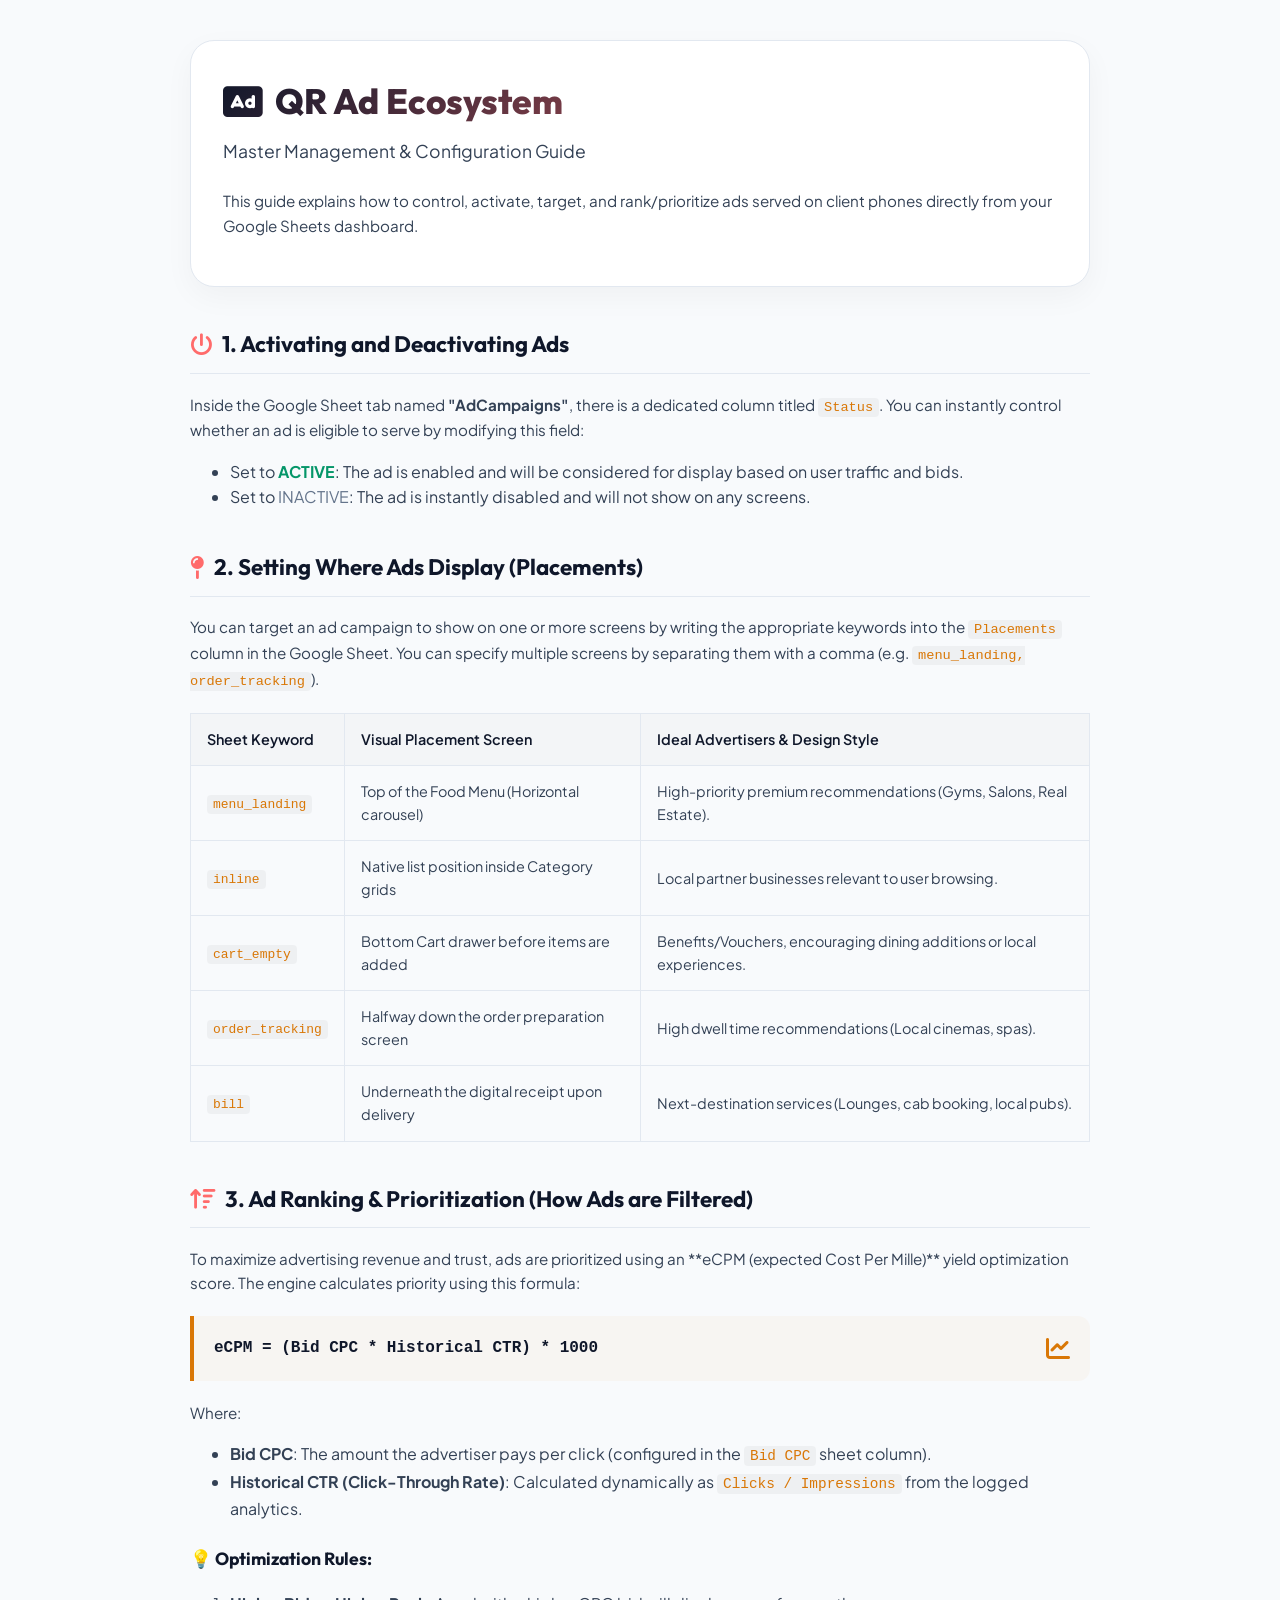
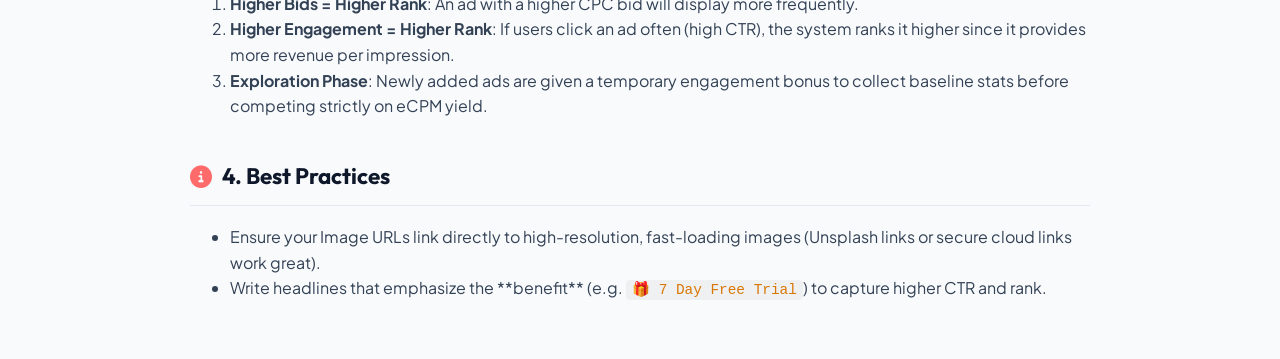
<file: AD_ECOSYSTEM_MASTER_GUIDE.html>
<!DOCTYPE html>
<html lang="en">
<head>
  <meta charset="UTF-8">
  <meta name="viewport" content="width=device-width, initial-scale=1.0">
  <title>QR Ordering Ad Ecosystem — Master Administration Guide</title>
  <link href="https://fonts.googleapis.com/css2?family=Outfit:wght@300;400;600;700;800&family=Plus+Jakarta+Sans:wght@300;400;500;600;700&display=swap" rel="stylesheet">
  <link rel="stylesheet" href="https://cdnjs.cloudflare.com/ajax/libs/font-awesome/6.4.0/css/all.min.css">
  <style>
    :root {
      --font-heading: 'Outfit', sans-serif;
      --font-sans: 'Plus Jakarta Sans', sans-serif;
      --clr-bg: #f8fafc;
      --clr-card: #ffffff;
      --clr-border: #e2e8f0;
      --clr-primary: #ff6b6b;
      --clr-accent: #d97706;
      --clr-success: #059669;
      --clr-text-primary: #0f172a;
      --clr-text-secondary: #334155;
      --clr-text-muted: #64748b;
    }

    body {
      font-family: var(--font-sans);
      background-color: var(--clr-bg);
      color: var(--clr-text-secondary);
      line-height: 1.6;
      max-width: 900px;
      margin: 0 auto;
      padding: 40px 24px;
    }

    /* Glassmorphism Panel style */
    .glass-card {
      background: var(--clr-card);
      border: 1px solid var(--clr-border);
      border-radius: 24px;
      padding: 32px;
      margin-bottom: 30px;
      box-shadow: 0 10px 30px rgba(0, 0, 0, 0.04);
    }

    h1, h2, h3 {
      font-family: var(--font-heading);
      color: var(--clr-text-primary);
      font-weight: 700;
    }

    h1 {
      font-size: 2.2rem;
      margin-top: 0;
      margin-bottom: 8px;
      background: linear-gradient(135deg, var(--clr-text-primary), var(--clr-primary));
      -webkit-background-clip: text;
      -webkit-text-fill-color: transparent;
      background-clip: text;
      font-weight: 800;
      display: flex;
      align-items: center;
      gap: 12px;
    }

    .subtitle {
      font-size: 1.1rem;
      color: var(--clr-text-secondary);
      margin-bottom: 24px;
    }

    h2 {
      font-size: 1.4rem;
      border-bottom: 1px solid var(--clr-border);
      padding-bottom: 10px;
      margin-top: 40px;
      display: flex;
      align-items: center;
      gap: 10px;
    }

    h2 i {
      color: var(--clr-primary);
    }

    h3 {
      font-size: 1.1rem;
      margin-top: 24px;
      color: var(--clr-text-primary);
    }

    p {
      margin-bottom: 16px;
      font-size: 0.95rem;
    }

    code {
      font-family: 'Courier New', Courier, monospace;
      background: rgba(0, 0, 0, 0.04);
      color: var(--clr-accent);
      padding: 2px 6px;
      border-radius: 4px;
      font-size: 0.9em;
    }

    /* Premium styled tables */
    table {
      width: 100%;
      border-collapse: collapse;
      margin: 20px 0;
      font-size: 0.9rem;
    }

    th, td {
      border: 1px solid var(--clr-border);
      padding: 14px 16px;
      text-align: left;
    }

    th {
      background-color: rgba(0, 0, 0, 0.02);
      color: var(--clr-text-primary);
      font-weight: 600;
    }

    tr:hover {
      background-color: rgba(0, 0, 0, 0.01);
    }

    /* Formulas & Callouts */
    .formula {
      background: rgba(217, 119, 6, 0.04);
      border-left: 4px solid var(--clr-accent);
      padding: 20px;
      margin: 20px 0;
      font-family: 'Courier New', Courier, monospace;
      font-weight: bold;
      color: var(--clr-text-primary);
      border-radius: 0 12px 12px 0;
      display: flex;
      align-items: center;
      justify-content: space-between;
    }

    .badge-placement {
      background: rgba(255, 107, 107, 0.15);
      color: var(--clr-primary);
      padding: 2px 8px;
      border-radius: 6px;
      font-weight: bold;
      font-size: 0.78rem;
      text-transform: uppercase;
    }

    .status-active {
      color: var(--clr-success);
      font-weight: bold;
    }

    .status-inactive {
      color: var(--clr-text-muted);
    }
  </style>
</head>
<body>

  <div class="glass-card">
    <h1><i class="fa-solid fa-rectangle-ad"></i> QR Ad Ecosystem</h1>
    <div class="subtitle">Master Management & Configuration Guide</div>
    <p>This guide explains how to control, activate, target, and rank/prioritize ads served on client phones directly from your Google Sheets dashboard.</p>
  </div>

  <h2><i class="fa-solid fa-power-off"></i> 1. Activating and Deactivating Ads</h2>
  <p>Inside the Google Sheet tab named <strong>"AdCampaigns"</strong>, there is a dedicated column titled <code>Status</code>. You can instantly control whether an ad is eligible to serve by modifying this field:</p>
  <ul>
    <li>Set to <span class="status-active">ACTIVE</span>: The ad is enabled and will be considered for display based on user traffic and bids.</li>
    <li>Set to <span class="status-inactive">INACTIVE</span>: The ad is instantly disabled and will not show on any screens.</li>
  </ul>

  <h2><i class="fa-solid fa-map-pin"></i> 2. Setting Where Ads Display (Placements)</h2>
  <p>You can target an ad campaign to show on one or more screens by writing the appropriate keywords into the <code>Placements</code> column in the Google Sheet. You can specify multiple screens by separating them with a comma (e.g. <code>menu_landing, order_tracking</code>).</p>
  
  <table>
    <thead>
      <tr>
        <th>Sheet Keyword</th>
        <th>Visual Placement Screen</th>
        <th>Ideal Advertisers & Design Style</th>
      </tr>
    </thead>
    <tbody>
      <tr>
        <td><code>menu_landing</code></td>
        <td>Top of the Food Menu (Horizontal carousel)</td>
        <td>High-priority premium recommendations (Gyms, Salons, Real Estate).</td>
      </tr>
      <tr>
        <td><code>inline</code></td>
        <td>Native list position inside Category grids</td>
        <td>Local partner businesses relevant to user browsing.</td>
      </tr>
      <tr>
        <td><code>cart_empty</code></td>
        <td>Bottom Cart drawer before items are added</td>
        <td>Benefits/Vouchers, encouraging dining additions or local experiences.</td>
      </tr>
      <tr>
        <td><code>order_tracking</code></td>
        <td>Halfway down the order preparation screen</td>
        <td>High dwell time recommendations (Local cinemas, spas).</td>
      </tr>
      <tr>
        <td><code>bill</code></td>
        <td>Underneath the digital receipt upon delivery</td>
        <td>Next-destination services (Lounges, cab booking, local pubs).</td>
      </tr>
    </tbody>
  </table>

  <h2><i class="fa-solid fa-arrow-up-wide-short"></i> 3. Ad Ranking & Prioritization (How Ads are Filtered)</h2>
  <p>To maximize advertising revenue and trust, ads are prioritized using an **eCPM (expected Cost Per Mille)** yield optimization score. The engine calculates priority using this formula:</p>
  
  <div class="formula">
    <span>eCPM = (Bid CPC * Historical CTR) * 1000</span>
    <i class="fa-solid fa-chart-line" style="color: var(--clr-accent); font-size: 1.5rem;"></i>
  </div>

  <p>Where:</p>
  <ul>
    <li><strong>Bid CPC</strong>: The amount the advertiser pays per click (configured in the <code>Bid CPC</code> sheet column).</li>
    <li><strong>Historical CTR (Click-Through Rate)</strong>: Calculated dynamically as <code>Clicks / Impressions</code> from the logged analytics.</li>
  </ul>
  
  <h3>💡 Optimization Rules:</h3>
  <ol>
    <li><strong>Higher Bids = Higher Rank</strong>: An ad with a higher CPC bid will display more frequently.</li>
    <li><strong>Higher Engagement = Higher Rank</strong>: If users click an ad often (high CTR), the system ranks it higher since it provides more revenue per impression.</li>
    <li><strong>Exploration Phase</strong>: Newly added ads are given a temporary engagement bonus to collect baseline stats before competing strictly on eCPM yield.</li>
  </ol>

  <h2><i class="fa-solid fa-circle-info"></i> 4. Best Practices</h2>
  <ul>
    <li>Ensure your Image URLs link directly to high-resolution, fast-loading images (Unsplash links or secure cloud links work great).</li>
    <li>Write headlines that emphasize the **benefit** (e.g. <code>🎁 7 Day Free Trial</code>) to capture higher CTR and rank.</li>
  </ul>

</body>
</html>
</file>
<file: css/base.css>
/* ============================================
   BASE STYLES — Reset + Global Utilities
   ============================================ */

@import url('./variables.css');

/* ── Reset ── */
*, *::before, *::after {
  margin: 0;
  padding: 0;
  box-sizing: border-box;
}

html {
  scroll-behavior: smooth;
  -webkit-text-size-adjust: 100%;
  font-size: 16px;
}

body {
  font-family: var(--font-body);
  font-size: var(--fs-base);
  font-weight: var(--fw-normal);
  line-height: var(--lh-normal);
  color: var(--clr-text-primary);
  background-color: var(--clr-bg-primary);
  -webkit-font-smoothing: antialiased;
  -moz-osx-font-smoothing: grayscale;
  min-height: 100vh;
  overflow-x: hidden;
}

img, picture, video, canvas, svg {
  display: block;
  max-width: 100%;
}

input, button, textarea, select {
  font: inherit;
  color: inherit;
}

a {
  color: var(--clr-primary-400);
  text-decoration: none;
  transition: color var(--transition-fast);
}
a:hover {
  color: var(--clr-primary-300);
}

ul, ol {
  list-style: none;
}

h1, h2, h3, h4, h5, h6 {
  font-family: var(--font-heading);
  font-weight: var(--fw-bold);
  line-height: var(--lh-tight);
  color: var(--clr-text-primary);
}

h1 { font-size: var(--fs-4xl); }
h2 { font-size: var(--fs-3xl); }
h3 { font-size: var(--fs-2xl); }
h4 { font-size: var(--fs-xl);  }
h5 { font-size: var(--fs-lg);  }

/* ── Scrollbar ── */
::-webkit-scrollbar {
  width: 6px;
  height: 6px;
}
::-webkit-scrollbar-track {
  background: var(--clr-bg-secondary);
}
::-webkit-scrollbar-thumb {
  background: var(--clr-border-light);
  border-radius: var(--radius-full);
}
::-webkit-scrollbar-thumb:hover {
  background: var(--clr-text-muted);
}

/* ── Selection ── */
::selection {
  background: var(--clr-primary);
  color: var(--clr-text-inverse);
}

/* ── Container ── */
.container {
  width: 100%;
  max-width: var(--container-lg);
  margin: 0 auto;
  padding: 0 var(--sp-4);
}
.container--sm { max-width: var(--container-sm); }
.container--md { max-width: var(--container-md); }

/* ── Buttons ── */
.btn {
  display: inline-flex;
  align-items: center;
  justify-content: center;
  gap: var(--sp-2);
  padding: var(--sp-3) var(--sp-6);
  font-size: var(--fs-base);
  font-weight: var(--fw-semibold);
  border: none;
  border-radius: var(--radius-md);
  cursor: pointer;
  transition: all var(--transition-base);
  text-decoration: none;
  white-space: nowrap;
  user-select: none;
  position: relative;
  overflow: hidden;
}
.btn:active {
  transform: scale(0.97);
}
.btn:disabled {
  opacity: 0.5;
  cursor: not-allowed;
  transform: none;
}

.btn--primary {
  background: linear-gradient(135deg, var(--clr-primary), var(--clr-primary-600));
  color: var(--clr-text-inverse);
  box-shadow: var(--shadow-md), var(--shadow-glow);
}
.btn--primary:hover:not(:disabled) {
  background: linear-gradient(135deg, var(--clr-primary-300), var(--clr-primary));
  box-shadow: var(--shadow-lg), var(--shadow-glow);
  transform: translateY(-1px);
}

.btn--accent {
  background: linear-gradient(135deg, var(--clr-accent), var(--clr-accent-hover));
  color: white;
  box-shadow: var(--shadow-md), var(--shadow-glow-accent);
}
.btn--accent:hover:not(:disabled) {
  background: linear-gradient(135deg, hsl(4, 85%, 65%), var(--clr-accent));
  box-shadow: var(--shadow-lg), var(--shadow-glow-accent);
  transform: translateY(-1px);
}

.btn--outline {
  background: transparent;
  color: var(--clr-primary-400);
  border: 1.5px solid var(--clr-primary-400);
}
.btn--outline:hover:not(:disabled) {
  background: var(--clr-primary-400);
  color: var(--clr-text-inverse);
}

.btn--ghost {
  background: transparent;
  color: var(--clr-text-secondary);
}
.btn--ghost:hover:not(:disabled) {
  background: var(--clr-bg-hover);
  color: var(--clr-text-primary);
}

.btn--sm {
  padding: var(--sp-2) var(--sp-4);
  font-size: var(--fs-sm);
  border-radius: var(--radius-sm);
}

.btn--lg {
  padding: var(--sp-4) var(--sp-8);
  font-size: var(--fs-lg);
  border-radius: var(--radius-lg);
}

.btn--full {
  width: 100%;
}

.btn--icon {
  width: 40px;
  height: 40px;
  padding: 0;
  border-radius: var(--radius-full);
}

/* Ripple effect */
.btn .ripple {
  position: absolute;
  border-radius: 50%;
  background: hsla(0, 0%, 100%, 0.3);
  transform: scale(0);
  animation: ripple-anim 600ms linear;
  pointer-events: none;
}
@keyframes ripple-anim {
  to { transform: scale(4); opacity: 0; }
}

/* ── Cards ── */
.card {
  background: var(--clr-bg-card);
  border: 1px solid var(--clr-border);
  border-radius: var(--radius-lg);
  padding: var(--sp-6);
  transition: all var(--transition-base);
}
.card:hover {
  border-color: var(--clr-border-light);
  box-shadow: var(--shadow-md);
}

.card--glass {
  background: var(--glass-bg);
  backdrop-filter: var(--glass-blur);
  -webkit-backdrop-filter: var(--glass-blur);
  border: 1px solid var(--glass-border);
}

/* ── Badges ── */
.badge {
  display: inline-flex;
  align-items: center;
  gap: var(--sp-1);
  padding: var(--sp-1) var(--sp-3);
  font-size: var(--fs-xs);
  font-weight: var(--fw-semibold);
  border-radius: var(--radius-full);
  text-transform: uppercase;
  letter-spacing: 0.5px;
}
.badge--success {
  background: var(--clr-success-bg);
  color: var(--clr-success);
}
.badge--warning {
  background: var(--clr-warning-bg);
  color: hsl(40, 80%, 35%);
}
.badge--error {
  background: var(--clr-error-bg);
  color: var(--clr-error);
}
.badge--info {
  background: var(--clr-info-bg);
  color: var(--clr-info);
}
.badge--primary {
  background: var(--clr-primary-50);
  color: var(--clr-primary-700);
}

/* ── Form Controls ── */
.form-group {
  display: flex;
  flex-direction: column;
  gap: var(--sp-2);
}

.form-label {
  font-size: var(--fs-sm);
  font-weight: var(--fw-medium);
  color: var(--clr-text-secondary);
  text-transform: uppercase;
  letter-spacing: 0.5px;
}

.form-input,
.form-select,
.form-textarea {
  width: 100%;
  padding: var(--sp-3) var(--sp-4);
  background: var(--clr-bg-secondary);
  border: 1.5px solid var(--clr-border);
  border-radius: var(--radius-md);
  color: var(--clr-text-primary);
  font-size: var(--fs-base);
  transition: all var(--transition-fast);
}
.form-input:focus,
.form-select:focus,
.form-textarea:focus {
  outline: none;
  border-color: var(--clr-primary-400);
  box-shadow: 0 0 0 3px hsla(36, 95%, 50%, 0.15);
}
.form-input::placeholder,
.form-textarea::placeholder {
  color: var(--clr-text-muted);
}

.form-textarea {
  resize: vertical;
  min-height: 80px;
}

/* ── Toggle Switch ── */
.toggle {
  position: relative;
  display: inline-block;
  width: 48px;
  height: 26px;
}
.toggle input {
  opacity: 0;
  width: 0;
  height: 0;
}
.toggle-slider {
  position: absolute;
  inset: 0;
  background: var(--clr-bg-hover);
  border-radius: var(--radius-full);
  cursor: pointer;
  transition: var(--transition-base);
}
.toggle-slider::before {
  content: '';
  position: absolute;
  width: 20px;
  height: 20px;
  left: 3px;
  bottom: 3px;
  background: var(--clr-text-secondary);
  border-radius: 50%;
  transition: var(--transition-base);
}
.toggle input:checked + .toggle-slider {
  background: var(--clr-success);
}
.toggle input:checked + .toggle-slider::before {
  transform: translateX(22px);
  background: white;
}

/* ── Toast Notifications ── */
.toast-container {
  position: fixed;
  top: var(--sp-4);
  right: var(--sp-4);
  z-index: var(--z-toast);
  display: flex;
  flex-direction: column;
  gap: var(--sp-3);
  pointer-events: none;
}

.toast {
  display: flex;
  align-items: center;
  gap: var(--sp-3);
  padding: var(--sp-4) var(--sp-6);
  background: var(--clr-bg-elevated);
  border: 1px solid var(--clr-border);
  border-radius: var(--radius-lg);
  box-shadow: var(--shadow-xl);
  animation: toast-in 350ms var(--transition-spring) forwards;
  pointer-events: auto;
  max-width: 380px;
  font-size: var(--fs-sm);
}
.toast--success { border-left: 4px solid var(--clr-success); }
.toast--error   { border-left: 4px solid var(--clr-error); }
.toast--warning { border-left: 4px solid var(--clr-warning); }
.toast--info    { border-left: 4px solid var(--clr-info); }

.toast-icon {
  font-size: var(--fs-xl);
  flex-shrink: 0;
}

.toast.removing {
  animation: toast-out 300ms ease forwards;
}

@keyframes toast-in {
  from { opacity: 0; transform: translateX(100%) scale(0.8); }
  to   { opacity: 1; transform: translateX(0) scale(1); }
}
@keyframes toast-out {
  from { opacity: 1; transform: translateX(0) scale(1); }
  to   { opacity: 0; transform: translateX(100%) scale(0.8); }
}

/* ── Loading Skeleton ── */
.skeleton {
  background: linear-gradient(
    90deg,
    var(--clr-bg-card) 25%,
    var(--clr-bg-elevated) 50%,
    var(--clr-bg-card) 75%
  );
  background-size: 200% 100%;
  animation: skeleton-shimmer 1.5s infinite;
  border-radius: var(--radius-md);
}
@keyframes skeleton-shimmer {
  0%   { background-position: 200% 0; }
  100% { background-position: -200% 0; }
}

/* ── Loading Spinner ── */
.spinner {
  width: 32px;
  height: 32px;
  border: 3px solid var(--clr-border);
  border-top-color: var(--clr-primary);
  border-radius: 50%;
  animation: spin 0.7s linear infinite;
}
.spinner--sm { width: 18px; height: 18px; border-width: 2px; }
.spinner--lg { width: 48px; height: 48px; border-width: 4px; }

@keyframes spin {
  to { transform: rotate(360deg); }
}

/* ── Loading Overlay ── */
.loading-overlay {
  position: fixed;
  inset: 0;
  background: hsla(220, 20%, 6%, 0.85);
  display: flex;
  flex-direction: column;
  align-items: center;
  justify-content: center;
  gap: var(--sp-4);
  z-index: var(--z-overlay);
  backdrop-filter: blur(4px);
}
.loading-overlay p {
  color: var(--clr-text-secondary);
  font-size: var(--fs-sm);
}

/* ── Modal / Drawer ── */
.modal-backdrop {
  position: fixed;
  inset: 0;
  background: hsla(0, 0%, 0%, 0.6);
  z-index: var(--z-modal);
  opacity: 0;
  transition: opacity var(--transition-base);
  backdrop-filter: blur(4px);
  pointer-events: none;
}
.modal-backdrop.active {
  opacity: 1;
  pointer-events: auto;
}

.modal {
  position: fixed;
  top: 50%;
  left: 50%;
  transform: translate(-50%, -50%) scale(0.9);
  background: var(--clr-bg-card);
  border: 1px solid var(--clr-border);
  border-radius: var(--radius-xl);
  padding: var(--sp-8);
  z-index: calc(var(--z-modal) + 1);
  max-width: 500px;
  width: 90%;
  max-height: 85vh;
  overflow-y: auto;
  opacity: 0;
  transition: all var(--transition-slow);
  box-shadow: var(--shadow-xl);
  pointer-events: none;
}
.modal.active {
  opacity: 1;
  transform: translate(-50%, -50%) scale(1);
  pointer-events: auto;
}

.modal-header {
  display: flex;
  align-items: center;
  justify-content: space-between;
  margin-bottom: var(--sp-6);
}
.modal-header h3 {
  font-family: var(--font-body);
  font-size: var(--fs-xl);
  font-weight: var(--fw-bold);
}
.modal-close {
  width: 36px;
  height: 36px;
  display: flex;
  align-items: center;
  justify-content: center;
  background: var(--clr-bg-hover);
  border: none;
  border-radius: var(--radius-full);
  color: var(--clr-text-secondary);
  font-size: var(--fs-xl);
  cursor: pointer;
  transition: all var(--transition-fast);
}
.modal-close:hover {
  background: var(--clr-error);
  color: white;
}

/* ── Drawer (Bottom Sheet for mobile) ── */
.drawer {
  position: fixed;
  bottom: 0;
  left: 0;
  right: 0;
  background: var(--clr-bg-card);
  border-top: 1px solid var(--clr-border);
  border-radius: var(--radius-2xl) var(--radius-2xl) 0 0;
  z-index: calc(var(--z-modal) + 1);
  max-height: 85vh;
  overflow-y: auto;
  transform: translateY(100%);
  transition: transform var(--transition-slow);
  box-shadow: var(--shadow-xl);
}
.drawer.active {
  transform: translateY(0);
}
.drawer-handle {
  width: 40px;
  height: 4px;
  background: var(--clr-border-light);
  border-radius: var(--radius-full);
  margin: var(--sp-3) auto var(--sp-2);
}

/* ── Empty State ── */
.empty-state {
  text-align: center;
  padding: var(--sp-16) var(--sp-8);
  color: var(--clr-text-muted);
}
.empty-state-icon {
  font-size: 4rem;
  margin-bottom: var(--sp-4);
  opacity: 0.5;
}
.empty-state h3 {
  font-family: var(--font-body);
  color: var(--clr-text-secondary);
  margin-bottom: var(--sp-2);
}

/* ── Animations ── */
@keyframes fadeIn {
  from { opacity: 0; }
  to   { opacity: 1; }
}
@keyframes fadeInUp {
  from { opacity: 0; transform: translateY(20px); }
  to   { opacity: 1; transform: translateY(0); }
}
@keyframes fadeInDown {
  from { opacity: 0; transform: translateY(-20px); }
  to   { opacity: 1; transform: translateY(0); }
}
@keyframes slideInRight {
  from { opacity: 0; transform: translateX(30px); }
  to   { opacity: 1; transform: translateX(0); }
}
@keyframes slideInLeft {
  from { opacity: 0; transform: translateX(-30px); }
  to   { opacity: 1; transform: translateX(0); }
}
@keyframes scaleIn {
  from { opacity: 0; transform: scale(0.8); }
  to   { opacity: 1; transform: scale(1); }
}
@keyframes pulse {
  0%, 100% { opacity: 1; }
  50% { opacity: 0.5; }
}
@keyframes bounce {
  0%, 100% { transform: translateY(0); }
  50% { transform: translateY(-6px); }
}

.animate-fadeIn    { animation: fadeIn 400ms ease forwards; }
.animate-fadeInUp  { animation: fadeInUp 400ms ease forwards; }
.animate-fadeInDown{ animation: fadeInDown 400ms ease forwards; }
.animate-scaleIn   { animation: scaleIn 350ms var(--transition-spring) forwards; }
.animate-pulse     { animation: pulse 2s ease-in-out infinite; }

/* Stagger children */
.stagger > * {
  opacity: 0;
  animation: fadeInUp 400ms ease forwards;
}
.stagger > *:nth-child(1) { animation-delay: 0ms; }
.stagger > *:nth-child(2) { animation-delay: 60ms; }
.stagger > *:nth-child(3) { animation-delay: 120ms; }
.stagger > *:nth-child(4) { animation-delay: 180ms; }
.stagger > *:nth-child(5) { animation-delay: 240ms; }
.stagger > *:nth-child(6) { animation-delay: 300ms; }
.stagger > *:nth-child(7) { animation-delay: 360ms; }
.stagger > *:nth-child(8) { animation-delay: 420ms; }
.stagger > *:nth-child(9) { animation-delay: 480ms; }
.stagger > *:nth-child(10){ animation-delay: 540ms; }

/* ── Responsive Helpers ── */
@media (max-width: 768px) {
  h1 { font-size: var(--fs-3xl); }
  h2 { font-size: var(--fs-2xl); }
  h3 { font-size: var(--fs-xl); }

  .container {
    padding: 0 var(--sp-4);
  }
  
  .hide-mobile { display: none !important; }
}

@media (min-width: 769px) {
  .hide-desktop { display: none !important; }
}

/* ── Status Colors (used across order management) ── */
.status-new       { color: var(--clr-info); }
.status-accepted  { color: var(--clr-primary); }
.status-preparing { color: var(--clr-warning); }
.status-ready     { color: var(--clr-success); }
.status-delivered { color: var(--clr-text-muted); }
.status-rejected  { color: var(--clr-error); }

.status-dot {
  width: 8px;
  height: 8px;
  border-radius: 50%;
  display: inline-block;
}
.status-dot--new       { background: var(--clr-info); }
.status-dot--accepted  { background: var(--clr-primary); }
.status-dot--preparing { background: var(--clr-warning); animation: pulse 1.5s infinite; }
.status-dot--ready     { background: var(--clr-success); animation: pulse 1.5s infinite; }
.status-dot--delivered { background: var(--clr-text-muted); }
.status-dot--rejected  { background: var(--clr-error); }
</file>
<file: css/variables.css>
/* ============================================
   DESIGN TOKENS — Restaurant QR Ordering System
   ============================================ */

@import url('https://fonts.googleapis.com/css2?family=Inter:wght@300;400;500;600;700;800;900&family=Playfair+Display:wght@600;700;800&display=swap');

:root {
  /* ── Color Palette ── */
  /* Primary: Warm amber/gold — appetizing & premium */
  --clr-primary-50: hsl(36, 100%, 95%);
  --clr-primary-100: hsl(36, 100%, 88%);
  --clr-primary-200: hsl(36, 100%, 78%);
  --clr-primary-300: hsl(36, 95%, 65%);
  --clr-primary-400: hsl(36, 95%, 55%);
  --clr-primary: hsl(36, 95%, 50%);
  --clr-primary-600: hsl(30, 90%, 42%);
  --clr-primary-700: hsl(25, 85%, 35%);

  /* Accent: Coral/Red for CTAs */
  --clr-accent: hsl(4, 85%, 60%);
  --clr-accent-hover: hsl(4, 85%, 52%);
  --clr-accent-light: hsl(4, 85%, 95%);

  /* Success / Warning / Error */
  --clr-success: hsl(152, 70%, 45%);
  --clr-success-bg: hsl(152, 70%, 95%);
  --clr-warning: hsl(45, 100%, 50%);
  --clr-warning-bg: hsl(45, 100%, 95%);
  --clr-error: hsl(0, 75%, 55%);
  --clr-error-bg: hsl(0, 75%, 95%);
  --clr-info: hsl(210, 80%, 55%);
  --clr-info-bg: hsl(210, 80%, 95%);

  /* Neutrals (Dark Mode First) */
  --clr-bg-primary: hsl(220, 20%, 6%);
  --clr-bg-secondary: hsl(220, 18%, 10%);
  --clr-bg-card: hsl(220, 16%, 13%);
  --clr-bg-elevated: hsl(220, 14%, 16%);
  --clr-bg-hover: hsl(220, 14%, 19%);
  --clr-bg-glass: hsla(220, 16%, 13%, 0.7);

  --clr-border: hsl(220, 12%, 20%);
  --clr-border-light: hsl(220, 12%, 25%);

  --clr-text-primary: hsl(0, 0%, 95%);
  --clr-text-secondary: hsl(0, 0%, 65%);
  --clr-text-muted: hsl(0, 0%, 45%);
  --clr-text-inverse: hsl(220, 20%, 6%);

  /* ── Typography ── */
  --font-heading: 'Segoe UI', Tahoma, Geneva, Verdana, sans-serif;
  --font-body: 'Segoe UI', Tahoma, Geneva, Verdana, sans-serif;

  --fs-xs: 0.75rem;
  /* 12px */
  --fs-sm: 0.8125rem;
  /* 13px */
  --fs-base: 0.9375rem;
  /* 15px */
  --fs-md: 1rem;
  /* 16px */
  --fs-lg: 1.125rem;
  /* 18px */
  --fs-xl: 1.25rem;
  /* 20px */
  --fs-2xl: 1.5rem;
  /* 24px */
  --fs-3xl: 1.875rem;
  /* 30px */
  --fs-4xl: 2.25rem;
  /* 36px */
  --fs-5xl: 3rem;
  /* 48px */

  --fw-light: 300;
  --fw-normal: 400;
  --fw-medium: 500;
  --fw-semibold: 600;
  --fw-bold: 700;
  --fw-extrabold: 800;

  --lh-tight: 1.2;
  --lh-normal: 1.5;
  --lh-relaxed: 1.7;

  /* ── Spacing (4px base) ── */
  --sp-1: 0.25rem;
  /* 4px */
  --sp-2: 0.5rem;
  /* 8px */
  --sp-3: 0.75rem;
  /* 12px */
  --sp-4: 1rem;
  /* 16px */
  --sp-5: 1.25rem;
  /* 20px */
  --sp-6: 1.5rem;
  /* 24px */
  --sp-8: 2rem;
  /* 32px */
  --sp-10: 2.5rem;
  /* 40px */
  --sp-12: 3rem;
  /* 48px */
  --sp-16: 4rem;
  /* 64px */
  --sp-20: 5rem;
  /* 80px */

  /* ── Border Radius ── */
  --radius-sm: 6px;
  --radius-md: 8px;
  --radius-lg: 12px;
  --radius-xl: 16px;
  --radius-2xl: 24px;
  --radius-full: 9999px;

  /* ── Shadows ── */
  --shadow-sm: 0 1px 2px hsla(0, 0%, 0%, 0.3);
  --shadow-md: 0 4px 12px hsla(0, 0%, 0%, 0.3);
  --shadow-lg: 0 8px 24px hsla(0, 0%, 0%, 0.35);
  --shadow-xl: 0 12px 48px hsla(0, 0%, 0%, 0.4);
  --shadow-glow: 0 0 20px hsla(36, 95%, 50%, 0.3);
  --shadow-glow-accent: 0 0 20px hsla(4, 85%, 60%, 0.3);

  /* Glass effect */
  --glass-bg: hsla(220, 16%, 13%, 0.6);
  --glass-border: hsla(220, 12%, 30%, 0.4);
  --glass-blur: blur(20px);

  /* ── Transitions ── */
  --transition-fast: 150ms ease;
  --transition-base: 200ms ease;
  --transition-slow: 350ms ease;
  --transition-spring: 400ms cubic-bezier(0.34, 1.56, 0.64, 1);

  /* ── Z-index Scale ── */
  --z-base: 1;
  --z-dropdown: 100;
  --z-sticky: 200;
  --z-overlay: 300;
  --z-modal: 400;
  --z-toast: 500;

  /* ── Container ── */
  --container-sm: 540px;
  --container-md: 720px;
  --container-lg: 960px;
  --container-xl: 1140px;
}
</file>
<file: css/admin.css>
/* ============================================
   ADMIN PANEL STYLES
   ============================================ */

/* ── Admin Layout ── */
.admin-layout {
  display: flex;
  min-height: 100vh;
}

/* ── Sidebar ── */
.admin-sidebar {
  width: 260px;
  background: var(--clr-bg-secondary);
  border-right: 1px solid var(--clr-border);
  display: flex;
  flex-direction: column;
  position: fixed;
  top: 0;
  left: 0;
  bottom: 0;
  z-index: var(--z-sticky);
  transition: transform var(--transition-slow);
}

.sidebar-header {
  padding: var(--sp-6);
  border-bottom: 1px solid var(--clr-border);
}

.sidebar-brand {
  font-family: var(--font-heading);
  font-size: var(--fs-xl);
  font-weight: var(--fw-bold);
  background: linear-gradient(135deg, var(--clr-primary-300), var(--clr-primary));
  -webkit-background-clip: text;
  -webkit-text-fill-color: transparent;
  background-clip: text;
}
.sidebar-subtitle {
  font-size: var(--fs-xs);
  color: var(--clr-text-muted);
  text-transform: uppercase;
  letter-spacing: 1px;
  margin-top: 2px;
}

.sidebar-nav {
  flex: 1;
  padding: var(--sp-4);
  display: flex;
  flex-direction: column;
  gap: var(--sp-1);
}

.sidebar-link {
  display: flex;
  align-items: center;
  gap: var(--sp-3);
  padding: var(--sp-3) var(--sp-4);
  border-radius: var(--radius-md);
  color: var(--clr-text-secondary);
  font-size: var(--fs-base);
  font-weight: var(--fw-medium);
  transition: all var(--transition-fast);
  text-decoration: none;
}
.sidebar-link:hover {
  background: var(--clr-bg-hover);
  color: var(--clr-text-primary);
}
.sidebar-link.active {
  background: linear-gradient(135deg, hsla(36, 95%, 50%, 0.15), hsla(36, 95%, 50%, 0.05));
  color: var(--clr-primary-400);
  font-weight: var(--fw-semibold);
  border-left: 3px solid var(--clr-primary);
}
.sidebar-link .icon {
  font-size: 1.2rem;
  width: 24px;
  text-align: center;
}

.sidebar-footer {
  padding: var(--sp-4);
  border-top: 1px solid var(--clr-border);
}

/* ── Mobile sidebar toggle ── */
.sidebar-toggle {
  display: none;
  position: fixed;
  top: var(--sp-4);
  left: var(--sp-4);
  z-index: calc(var(--z-sticky) + 1);
  width: 44px;
  height: 44px;
  background: var(--clr-bg-card);
  border: 1px solid var(--clr-border);
  border-radius: var(--radius-md);
  color: var(--clr-text-primary);
  font-size: 1.3rem;
  cursor: pointer;
  align-items: center;
  justify-content: center;
}

/* ── Main Content ── */
.admin-main {
  flex: 1;
  margin-left: 260px;
  padding: var(--sp-8);
  min-height: 100vh;
}

.admin-page-header {
  display: flex;
  align-items: center;
  justify-content: space-between;
  margin-bottom: var(--sp-8);
  flex-wrap: wrap;
  gap: var(--sp-4);
}

.admin-page-title {
  font-family: var(--font-body);
  font-size: var(--fs-2xl);
  font-weight: var(--fw-bold);
}

/* ── Stats Cards ── */
.stats-grid {
  display: grid;
  grid-template-columns: repeat(auto-fit, minmax(220px, 1fr));
  gap: var(--sp-4);
  margin-bottom: var(--sp-8);
}

.stat-card {
  background: var(--clr-bg-card);
  border: 1px solid var(--clr-border);
  border-radius: var(--radius-lg);
  padding: var(--sp-6);
  display: flex;
  align-items: flex-start;
  gap: var(--sp-4);
  transition: all var(--transition-base);
}
.stat-card:hover {
  border-color: var(--clr-border-light);
  box-shadow: var(--shadow-md);
  transform: translateY(-2px);
}

.stat-icon {
  width: 48px;
  height: 48px;
  border-radius: var(--radius-lg);
  display: flex;
  align-items: center;
  justify-content: center;
  font-size: 1.5rem;
  flex-shrink: 0;
}
.stat-icon--primary { background: hsla(36, 95%, 50%, 0.15); }
.stat-icon--success { background: hsla(152, 70%, 45%, 0.15); }
.stat-icon--warning { background: hsla(45, 100%, 50%, 0.15); }
.stat-icon--info    { background: hsla(210, 80%, 55%, 0.15); }

.stat-info {
  display: flex;
  flex-direction: column;
}
.stat-label {
  font-size: var(--fs-sm);
  color: var(--clr-text-muted);
  margin-bottom: var(--sp-1);
}
.stat-value {
  font-size: var(--fs-2xl);
  font-weight: var(--fw-bold);
  color: var(--clr-text-primary);
}

/* ── Data Table ── */
.data-table-wrapper {
  background: var(--clr-bg-card);
  border: 1px solid var(--clr-border);
  border-radius: var(--radius-lg);
  overflow: hidden;
}

.data-table-header {
  display: flex;
  align-items: center;
  justify-content: space-between;
  padding: var(--sp-4) var(--sp-6);
  border-bottom: 1px solid var(--clr-border);
  flex-wrap: wrap;
  gap: var(--sp-3);
}
.data-table-header h3 {
  font-family: var(--font-body);
  font-size: var(--fs-lg);
  font-weight: var(--fw-bold);
}

.data-table {
  width: 100%;
  border-collapse: collapse;
}
.data-table th {
  padding: var(--sp-3) var(--sp-4);
  text-align: left;
  font-size: var(--fs-xs);
  font-weight: var(--fw-semibold);
  color: var(--clr-text-muted);
  text-transform: uppercase;
  letter-spacing: 0.5px;
  border-bottom: 1px solid var(--clr-border);
  background: var(--clr-bg-secondary);
}
.data-table td {
  padding: var(--sp-3) var(--sp-4);
  font-size: var(--fs-sm);
  border-bottom: 1px solid var(--clr-border);
  vertical-align: middle;
}
.data-table tr:last-child td {
  border-bottom: none;
}
.data-table tr:hover td {
  background: var(--clr-bg-hover);
}

/* ── Order Cards (admin) ── */
.order-cards {
  display: grid;
  grid-template-columns: repeat(auto-fill, minmax(320px, 1fr));
  gap: var(--sp-4);
}

.order-card {
  background: var(--clr-bg-card);
  border: 1px solid var(--clr-border);
  border-radius: var(--radius-lg);
  padding: var(--sp-5);
  transition: all var(--transition-base);
}
.order-card:hover {
  box-shadow: var(--shadow-md);
}
.order-card.status-new {
  border-left: 4px solid var(--clr-info);
}
.order-card.status-preparing {
  border-left: 4px solid var(--clr-warning);
}
.order-card.status-ready {
  border-left: 4px solid var(--clr-success);
}

.order-card-header {
  display: flex;
  align-items: center;
  justify-content: space-between;
  margin-bottom: var(--sp-3);
}
.order-card-id {
  font-weight: var(--fw-bold);
  font-size: var(--fs-base);
}
.order-card-table {
  display: inline-flex;
  align-items: center;
  gap: var(--sp-1);
  padding: 2px var(--sp-3);
  background: var(--clr-bg-elevated);
  border-radius: var(--radius-full);
  font-size: var(--fs-xs);
  font-weight: var(--fw-semibold);
}

.order-card-items {
  margin-bottom: var(--sp-3);
  font-size: var(--fs-sm);
  color: var(--clr-text-secondary);
}
.order-card-items li {
  padding: var(--sp-1) 0;
}

.order-card-footer {
  display: flex;
  align-items: center;
  justify-content: space-between;
  padding-top: var(--sp-3);
  border-top: 1px solid var(--clr-border);
  flex-wrap: wrap;
  gap: var(--sp-2);
}

.order-card-total {
  font-size: var(--fs-lg);
  font-weight: var(--fw-bold);
  color: var(--clr-primary-400);
}

.order-card-time {
  font-size: var(--fs-xs);
  color: var(--clr-text-muted);
}

.order-card-actions {
  display: flex;
  gap: var(--sp-2);
  flex-wrap: wrap;
}

/* ── Filter Tabs ── */
.filter-tabs {
  display: flex;
  flex-wrap: wrap;
  gap: var(--sp-2);
  margin-bottom: var(--sp-6);
  padding-bottom: var(--sp-1);
}
.filter-tabs::-webkit-scrollbar { display: none; }

.filter-tab {
  padding: var(--sp-2) var(--sp-5);
  background: var(--clr-bg-card);
  border: 1.5px solid var(--clr-border);
  border-radius: var(--radius-full);
  font-size: var(--fs-sm);
  font-weight: var(--fw-medium);
  color: var(--clr-text-secondary);
  cursor: pointer;
  transition: all var(--transition-fast);
  white-space: nowrap;
}
.filter-tab:hover {
  border-color: var(--clr-primary-400);
  color: var(--clr-primary-400);
}
.filter-tab.active {
  background: var(--clr-primary);
  border-color: var(--clr-primary);
  color: var(--clr-text-inverse);
  font-weight: var(--fw-semibold);
}

/* ── Login Page ── */
.login-page {
  min-height: 100vh;
  display: flex;
  align-items: center;
  justify-content: center;
  background: radial-gradient(ellipse at center, var(--clr-bg-secondary) 0%, var(--clr-bg-primary) 70%);
  padding: var(--sp-4);
}

.login-card {
  width: 100%;
  max-width: 400px;
  background: var(--clr-bg-card);
  border: 1px solid var(--clr-border);
  border-radius: var(--radius-xl);
  padding: var(--sp-10);
  box-shadow: var(--shadow-xl);
  text-align: center;
  animation: fadeInUp 500ms ease forwards;
}

.login-logo {
  font-size: 3rem;
  margin-bottom: var(--sp-4);
}
.login-card h1 {
  font-size: var(--fs-2xl);
  margin-bottom: var(--sp-2);
}
.login-card .subtitle {
  color: var(--clr-text-muted);
  margin-bottom: var(--sp-8);
  font-size: var(--fs-sm);
}

.login-form {
  display: flex;
  flex-direction: column;
  gap: var(--sp-4);
}

.login-error {
  padding: var(--sp-3);
  background: var(--clr-error-bg);
  color: var(--clr-error);
  border-radius: var(--radius-md);
  font-size: var(--fs-sm);
  display: none;
}

/* ── Responsive ── */
/* ── Sidebar Backdrop Overlay (mobile) ── */
.sidebar-backdrop {
  display: none;
  position: fixed;
  inset: 0;
  background: rgba(0, 0, 0, 0.5);
  z-index: calc(var(--z-sticky) - 1);
  backdrop-filter: blur(4px);
  -webkit-backdrop-filter: blur(4px);
  opacity: 0;
  transition: opacity var(--transition-base);
}
.sidebar-backdrop.active {
  display: block;
  opacity: 1;
}

/* ── Responsive ── */
@media (max-width: 768px) {
  .admin-sidebar {
    transform: translateX(-100%);
    box-shadow: none;
  }
  .admin-sidebar.open {
    transform: translateX(0);
    box-shadow: 8px 0 30px rgba(0, 0, 0, 0.4);
  }
  .sidebar-toggle {
    display: flex;
  }
  .sidebar-header {
    padding-top: var(--sp-6);
    padding-left: var(--sp-6);
    padding-right: var(--sp-6);
  }
  .admin-main {
    margin-left: 0;
    padding: var(--sp-4);
    padding-top: 80px;
  }
  .admin-page-header {
    flex-direction: column;
    align-items: flex-start;
    gap: var(--sp-3);
  }
  .admin-page-title {
    font-size: var(--fs-xl);
  }
  .stats-grid {
    grid-template-columns: 1fr 1fr;
  }
  .stat-card {
    padding: var(--sp-4);
  }
  .stat-value {
    font-size: var(--fs-xl);
  }
  .order-cards {
    grid-template-columns: 1fr;
  }
  .data-table-wrapper {
    overflow-x: auto;
    border: none;
    background: transparent;
  }
  .data-table-header {
    flex-direction: column;
    align-items: flex-start;
    gap: var(--sp-2);
    padding: var(--sp-3) var(--sp-4);
    background: var(--clr-bg-card);
    border: 1px solid var(--clr-border);
    border-radius: var(--radius-lg) var(--radius-lg) 0 0;
  }
  .filter-tabs {
    padding-bottom: var(--sp-3);
  }
  .filter-tab {
    padding: var(--sp-3) var(--sp-5);
    font-size: var(--fs-base);
  }
  .order-card-actions {
    width: 100%;
    flex-direction: column;
    gap: var(--sp-3);
  }
  .order-card-actions .btn {
    width: 100%;
    flex: none;
    text-align: center;
    justify-content: center;
  }

  /* Responsive Table Card layout */
  .responsive-table {
    border: none !important;
  }
  .responsive-table thead {
    display: none;
  }
  .responsive-table tbody,
  .responsive-table tr,
  .responsive-table td {
    display: block;
    width: 100%;
  }
  .responsive-table tr {
    margin-bottom: var(--sp-4);
    border: 1px solid var(--clr-border);
    padding: var(--sp-4);
    background: var(--clr-bg-card);
    border-radius: var(--radius-lg);
  }
  .responsive-table tr:hover td {
    background: transparent;
  }
  .responsive-table td {
    text-align: right;
    padding: var(--sp-3) 0;
    border-bottom: 1px solid var(--clr-border);
    display: flex;
    justify-content: space-between;
    align-items: center;
    min-height: 44px;
  }
  .responsive-table td:last-child {
    border-bottom: none;
    padding-bottom: 0;
    margin-top: var(--sp-2);
  }
  .responsive-table td::before {
    content: attr(data-label);
    font-weight: var(--fw-bold);
    color: var(--clr-text-secondary);
    text-align: left;
    margin-right: var(--sp-4);
  }
}

@media (max-width: 480px) {
  .stats-grid {
    grid-template-columns: 1fr;
  }
  .admin-main {
    padding: var(--sp-3);
    padding-top: 76px;
  }
  .order-card {
    padding: var(--sp-4);
  }
  .login-card {
    padding: var(--sp-6) var(--sp-4);
  }
  .modal {
    padding: var(--sp-5);
    width: 95%;
  }
  .order-card-footer {
    flex-direction: column;
    align-items: stretch;
    gap: var(--sp-3);
  }
}
</file>
<file: css/payment.css>
/* ============================================
   PAYMENT & CANCELLATION SYSTEM STYLES
   Restaurant Management System — WINRMS
   ============================================ */

/* ── Payment Page Layout ── */
.payment-page {
  min-height: 100vh;
  display: flex;
  flex-direction: column;
  align-items: center;
  padding: var(--sp-6) var(--sp-4) var(--sp-12);
  background: radial-gradient(ellipse at top, hsl(220, 20%, 9%) 0%, var(--clr-bg-primary) 70%);
}

.payment-container {
  width: 100%;
  max-width: 500px;
  display: flex;
  flex-direction: column;
  gap: var(--sp-4);
}

/* ── Invoice Header Card ── */
.invoice-card {
  background: var(--clr-bg-card);
  border: 1px solid var(--clr-border);
  border-radius: var(--radius-xl);
  padding: var(--sp-6);
  position: relative;
  overflow: hidden;
}

.invoice-card::before {
  content: '';
  position: absolute;
  top: 0;
  left: 0;
  right: 0;
  height: 3px;
  background: linear-gradient(90deg, var(--clr-primary), var(--clr-accent));
}

.invoice-brand {
  display: flex;
  align-items: center;
  gap: var(--sp-3);
  margin-bottom: var(--sp-4);
}

.invoice-brand-icon {
  width: 44px;
  height: 44px;
  background: linear-gradient(135deg, var(--clr-primary), var(--clr-primary-600));
  border-radius: var(--radius-lg);
  display: flex;
  align-items: center;
  justify-content: center;
  font-size: 1.2rem;
  color: var(--clr-text-inverse);
  font-weight: var(--fw-bold);
  flex-shrink: 0;
}

.invoice-brand-text {
  display: flex;
  flex-direction: column;
}

.invoice-brand-name {
  font-size: var(--fs-md);
  font-weight: var(--fw-bold);
  color: var(--clr-text-primary);
}

.invoice-brand-tag {
  font-size: var(--fs-xs);
  color: var(--clr-text-muted);
  letter-spacing: 0.5px;
}

.invoice-number {
  font-size: var(--fs-sm);
  font-weight: var(--fw-semibold);
  color: var(--clr-primary-300);
  background: var(--clr-bg-elevated);
  padding: var(--sp-2) var(--sp-3);
  border-radius: var(--radius-md);
  font-family: 'Courier New', monospace;
  letter-spacing: 0.5px;
  margin-bottom: var(--sp-4);
  border: 1px solid var(--clr-border);
  word-break: break-all;
}

.invoice-details {
  display: grid;
  grid-template-columns: 1fr 1fr;
  gap: var(--sp-3);
}

.invoice-detail-row {
  display: flex;
  flex-direction: column;
  gap: var(--sp-1);
}

.invoice-detail-row.full-width {
  grid-column: 1 / -1;
}

.invoice-detail-label {
  font-size: var(--fs-xs);
  color: var(--clr-text-muted);
  text-transform: uppercase;
  letter-spacing: 0.5px;
}

.invoice-detail-value {
  font-size: var(--fs-base);
  font-weight: var(--fw-semibold);
  color: var(--clr-text-primary);
}

.invoice-amount {
  font-size: var(--fs-2xl);
  font-weight: var(--fw-extrabold);
  color: var(--clr-primary);
}

/* ── Payment Method Selector ── */
.payment-method-section {
  background: var(--clr-bg-card);
  border: 1px solid var(--clr-border);
  border-radius: var(--radius-xl);
  padding: var(--sp-6);
}

.payment-section-title {
  font-size: var(--fs-md);
  font-weight: var(--fw-bold);
  color: var(--clr-text-primary);
  margin-bottom: var(--sp-4);
  display: flex;
  align-items: center;
  gap: var(--sp-2);
}

.payment-method-grid {
  display: grid;
  grid-template-columns: 1fr 1fr;
  gap: var(--sp-3);
}

.payment-method-card {
  background: var(--clr-bg-secondary);
  border: 2px solid var(--clr-border);
  border-radius: var(--radius-lg);
  padding: var(--sp-5) var(--sp-4);
  display: flex;
  flex-direction: column;
  align-items: center;
  gap: var(--sp-3);
  cursor: pointer;
  transition: all var(--transition-base);
  text-align: center;
  position: relative;
  overflow: hidden;
}

.payment-method-card:hover {
  border-color: var(--clr-primary-400);
  transform: translateY(-2px);
  box-shadow: var(--shadow-md);
}

.payment-method-card.selected {
  border-color: var(--clr-primary);
  background: hsla(36, 95%, 50%, 0.08);
  box-shadow: 0 0 0 1px var(--clr-primary), var(--shadow-glow);
}

.payment-method-card.selected-cash {
  border-color: var(--clr-success);
  background: hsla(152, 70%, 45%, 0.08);
  box-shadow: 0 0 0 1px var(--clr-success);
}

.payment-method-icon {
  width: 56px;
  height: 56px;
  border-radius: var(--radius-full);
  display: flex;
  align-items: center;
  justify-content: center;
  font-size: 1.6rem;
  transition: all var(--transition-base);
}

.payment-method-icon.upi {
  background: linear-gradient(135deg, hsl(260, 70%, 20%), hsl(260, 60%, 30%));
}

.payment-method-icon.cash {
  background: linear-gradient(135deg, hsl(152, 60%, 18%), hsl(152, 50%, 28%));
}

.payment-method-card.selected .payment-method-icon.upi {
  background: linear-gradient(135deg, hsl(36, 95%, 40%), hsl(36, 95%, 50%));
}

.payment-method-name {
  font-size: var(--fs-sm);
  font-weight: var(--fw-bold);
  color: var(--clr-text-primary);
}

.payment-method-desc {
  font-size: var(--fs-xs);
  color: var(--clr-text-muted);
  line-height: 1.4;
}

.payment-method-check {
  position: absolute;
  top: var(--sp-2);
  right: var(--sp-2);
  width: 20px;
  height: 20px;
  border-radius: 50%;
  background: var(--clr-primary);
  color: var(--clr-text-inverse);
  display: none;
  align-items: center;
  justify-content: center;
  font-size: 0.6rem;
}

.payment-method-card.selected .payment-method-check,
.payment-method-card.selected-cash .payment-method-check {
  display: flex;
}

.payment-method-card.selected-cash .payment-method-check {
  background: var(--clr-success);
}

/* ── UPI Payment Panel ── */
.upi-panel, .cash-panel {
  background: var(--clr-bg-card);
  border: 1px solid var(--clr-border);
  border-radius: var(--radius-xl);
  padding: var(--sp-6);
  display: none;
  animation: fadeInUp 300ms ease forwards;
}

.upi-panel.active, .cash-panel.active {
  display: block;
}

/* QR Code container */
.qr-container {
  display: flex;
  flex-direction: column;
  align-items: center;
  gap: var(--sp-4);
  padding: var(--sp-6);
  background: white;
  border-radius: var(--radius-xl);
  margin: var(--sp-4) 0;
  border: 2px solid var(--clr-border);
}

.qr-code-wrapper {
  padding: var(--sp-3);
  background: white;
  border-radius: var(--radius-lg);
  box-shadow: var(--shadow-lg);
}

#qr-code-canvas {
  display: block;
  border-radius: var(--radius-md);
}

.qr-scan-label {
  font-size: var(--fs-sm);
  color: hsl(220, 20%, 30%);
  font-weight: var(--fw-semibold);
  text-align: center;
}

.qr-upi-apps {
  display: flex;
  gap: var(--sp-2);
  align-items: center;
  justify-content: center;
  flex-wrap: wrap;
}

.qr-app-badge {
  font-size: var(--fs-xs);
  background: hsl(220, 10%, 92%);
  color: hsl(220, 20%, 30%);
  padding: 2px 8px;
  border-radius: var(--radius-full);
  font-weight: var(--fw-medium);
}

/* UPI deep-link button (mobile) */
.upi-pay-btn {
  display: flex;
  align-items: center;
  justify-content: center;
  gap: var(--sp-3);
  width: 100%;
  padding: var(--sp-4) var(--sp-6);
  background: linear-gradient(135deg, hsl(260, 70%, 45%), hsl(260, 60%, 55%));
  color: white;
  border: none;
  border-radius: var(--radius-lg);
  font-size: var(--fs-lg);
  font-weight: var(--fw-bold);
  cursor: pointer;
  transition: all var(--transition-base);
  text-decoration: none;
  box-shadow: 0 4px 16px hsla(260, 70%, 45%, 0.4);
  margin: var(--sp-4) 0;
}

.upi-pay-btn:hover {
  transform: translateY(-2px);
  box-shadow: 0 8px 24px hsla(260, 70%, 45%, 0.5);
}

.upi-pay-btn:active {
  transform: scale(0.97);
}

/* Payment note display */
.payment-note {
  background: var(--clr-bg-elevated);
  border: 1px solid var(--clr-border);
  border-radius: var(--radius-md);
  padding: var(--sp-3) var(--sp-4);
  font-size: var(--fs-xs);
  color: var(--clr-text-muted);
  font-family: 'Courier New', monospace;
  word-break: break-all;
  margin: var(--sp-3) 0;
}

.payment-note strong {
  color: var(--clr-text-secondary);
  display: block;
  margin-bottom: var(--sp-1);
  font-family: var(--font-body);
  font-size: var(--fs-xs);
  text-transform: uppercase;
  letter-spacing: 0.5px;
}

/* ── Payment Status Badge ── */
.payment-status-display {
  display: flex;
  align-items: center;
  gap: var(--sp-3);
  padding: var(--sp-4) var(--sp-5);
  border-radius: var(--radius-lg);
  margin: var(--sp-4) 0;
  font-weight: var(--fw-semibold);
}

.payment-status-display.awaiting {
  background: hsla(45, 100%, 50%, 0.1);
  border: 1px solid hsla(45, 100%, 50%, 0.3);
  color: hsl(45, 80%, 55%);
}

.payment-status-display.initiated {
  background: hsla(210, 80%, 55%, 0.1);
  border: 1px solid hsla(210, 80%, 55%, 0.3);
  color: var(--clr-info);
}

.payment-status-display.success {
  background: hsla(152, 70%, 45%, 0.1);
  border: 1px solid hsla(152, 70%, 45%, 0.3);
  color: var(--clr-success);
}

.payment-status-display.failed {
  background: hsla(0, 75%, 55%, 0.1);
  border: 1px solid hsla(0, 75%, 55%, 0.3);
  color: var(--clr-error);
}

.payment-status-display.cash {
  background: hsla(152, 70%, 45%, 0.08);
  border: 1px dashed hsla(152, 70%, 45%, 0.4);
  color: var(--clr-success);
}

.payment-status-icon {
  font-size: 1.5rem;
  animation: pulse 2s infinite;
}

.payment-status-display.success .payment-status-icon,
.payment-status-display.cash .payment-status-icon {
  animation: none;
}

/* ── Already Paid Banner ── */
.already-paid-banner {
  background: hsla(152, 70%, 45%, 0.1);
  border: 1px solid var(--clr-success);
  border-radius: var(--radius-xl);
  padding: var(--sp-8) var(--sp-6);
  text-align: center;
}

.already-paid-icon {
  width: 72px;
  height: 72px;
  background: linear-gradient(135deg, var(--clr-success), hsl(152, 70%, 35%));
  border-radius: 50%;
  display: flex;
  align-items: center;
  justify-content: center;
  font-size: 2rem;
  margin: 0 auto var(--sp-4);
  box-shadow: 0 0 24px hsla(152, 70%, 45%, 0.3);
}

.already-paid-title {
  font-size: var(--fs-xl);
  font-weight: var(--fw-bold);
  color: var(--clr-success);
  margin-bottom: var(--sp-2);
}

/* ── Cash Payment Panel ── */
.cash-info-grid {
  display: grid;
  grid-template-columns: 1fr 1fr;
  gap: var(--sp-3);
  margin: var(--sp-4) 0;
}

.cash-info-item {
  background: var(--clr-bg-elevated);
  border-radius: var(--radius-md);
  padding: var(--sp-3) var(--sp-4);
}

.cash-info-label {
  font-size: var(--fs-xs);
  color: var(--clr-text-muted);
  text-transform: uppercase;
  letter-spacing: 0.5px;
  margin-bottom: var(--sp-1);
}

.cash-info-value {
  font-size: var(--fs-base);
  font-weight: var(--fw-bold);
  color: var(--clr-text-primary);
}

.notify-cashier-btn {
  width: 100%;
  padding: var(--sp-4) var(--sp-6);
  background: linear-gradient(135deg, var(--clr-success), hsl(152, 70%, 35%));
  color: white;
  border: none;
  border-radius: var(--radius-lg);
  font-size: var(--fs-lg);
  font-weight: var(--fw-bold);
  cursor: pointer;
  transition: all var(--transition-base);
  display: flex;
  align-items: center;
  justify-content: center;
  gap: var(--sp-3);
  box-shadow: 0 4px 16px hsla(152, 70%, 45%, 0.35);
  margin: var(--sp-4) 0;
}

.notify-cashier-btn:hover:not(:disabled) {
  transform: translateY(-2px);
  box-shadow: 0 8px 24px hsla(152, 70%, 45%, 0.45);
}

.notify-cashier-btn:disabled {
  opacity: 0.7;
  cursor: not-allowed;
  transform: none;
}

/* ── Receipt Card ── */
.receipt-card {
  background: var(--clr-bg-card);
  border: 1px solid var(--clr-border);
  border-radius: var(--radius-xl);
  padding: var(--sp-6);
  display: none;
}

.receipt-card.active {
  display: block;
  animation: fadeInUp 400ms ease forwards;
}

.receipt-header {
  text-align: center;
  padding-bottom: var(--sp-4);
  border-bottom: 2px dashed var(--clr-border);
  margin-bottom: var(--sp-4);
}

.receipt-logo {
  font-size: var(--fs-2xl);
  font-weight: var(--fw-extrabold);
  background: linear-gradient(135deg, var(--clr-primary-300), var(--clr-primary));
  -webkit-background-clip: text;
  -webkit-text-fill-color: transparent;
  background-clip: text;
  margin-bottom: var(--sp-1);
}

.receipt-tagline {
  font-size: var(--fs-xs);
  color: var(--clr-text-muted);
  text-transform: uppercase;
  letter-spacing: 1px;
}

.receipt-invoice-no {
  margin-top: var(--sp-2);
  font-size: var(--fs-sm);
  font-family: 'Courier New', monospace;
  color: var(--clr-primary-300);
}

.receipt-rows {
  display: flex;
  flex-direction: column;
  gap: var(--sp-2);
  margin: var(--sp-4) 0;
}

.receipt-row {
  display: flex;
  justify-content: space-between;
  align-items: center;
  font-size: var(--fs-sm);
}

.receipt-row-label {
  color: var(--clr-text-muted);
}

.receipt-row-value {
  font-weight: var(--fw-semibold);
  color: var(--clr-text-primary);
}

.receipt-divider {
  border: none;
  border-top: 1px dashed var(--clr-border);
  margin: var(--sp-3) 0;
}

.receipt-total-row {
  display: flex;
  justify-content: space-between;
  align-items: center;
  padding: var(--sp-3) 0;
  border-top: 2px solid var(--clr-border);
  margin-top: var(--sp-2);
  font-size: var(--fs-lg);
  font-weight: var(--fw-extrabold);
}

.receipt-total-amount {
  color: var(--clr-primary);
}

.receipt-status-badge {
  display: inline-flex;
  align-items: center;
  gap: var(--sp-1);
  padding: var(--sp-1) var(--sp-3);
  background: hsla(152, 70%, 45%, 0.15);
  color: var(--clr-success);
  border-radius: var(--radius-full);
  font-size: var(--fs-xs);
  font-weight: var(--fw-bold);
  text-transform: uppercase;
  letter-spacing: 0.5px;
  border: 1px solid hsla(152, 70%, 45%, 0.3);
}

.receipt-footer-text {
  text-align: center;
  font-size: var(--fs-xs);
  color: var(--clr-text-muted);
  margin-top: var(--sp-4);
  padding-top: var(--sp-4);
  border-top: 1px dashed var(--clr-border);
}

.receipt-actions {
  display: grid;
  grid-template-columns: 1fr 1fr;
  gap: var(--sp-3);
  margin-top: var(--sp-4);
}

.receipt-btn {
  display: flex;
  align-items: center;
  justify-content: center;
  gap: var(--sp-2);
  padding: var(--sp-3) var(--sp-4);
  border-radius: var(--radius-md);
  font-size: var(--fs-sm);
  font-weight: var(--fw-semibold);
  cursor: pointer;
  transition: all var(--transition-base);
  border: none;
}

.receipt-btn.download {
  background: linear-gradient(135deg, #107c41, #1f9a55);
  color: white;
  box-shadow: 0 4px 12px hsla(143, 71%, 28%, 0.35);
}

.receipt-btn.print {
  background: var(--clr-bg-elevated);
  color: var(--clr-text-primary);
  border: 1px solid var(--clr-border);
}

.receipt-btn:hover {
  transform: translateY(-1px);
}

/* ── Cancellation Dialog Modal ── */
.cancel-modal-backdrop {
  position: fixed;
  inset: 0;
  background: hsla(0, 0%, 0%, 0.7);
  z-index: var(--z-modal);
  display: flex;
  align-items: center;
  justify-content: center;
  backdrop-filter: blur(6px);
  opacity: 0;
  pointer-events: none;
  transition: opacity var(--transition-base);
  padding: var(--sp-4);
}

.cancel-modal-backdrop.active {
  opacity: 1;
  pointer-events: auto;
}

.cancel-modal {
  background: var(--clr-bg-card);
  border: 1px solid var(--clr-border);
  border-radius: var(--radius-xl);
  padding: var(--sp-8) var(--sp-6);
  max-width: 480px;
  width: 100%;
  box-shadow: var(--shadow-xl);
  transform: scale(0.95) translateY(10px);
  transition: transform var(--transition-spring);
  position: relative;
  overflow: hidden;
  max-height: 90vh;
  overflow-y: auto;
}

.cancel-modal-backdrop.active .cancel-modal {
  transform: scale(1) translateY(0);
}

.cancel-modal::before {
  content: '';
  position: absolute;
  top: 0;
  left: 0;
  right: 0;
  height: 3px;
  background: linear-gradient(90deg, var(--clr-error), hsl(0, 75%, 40%));
}

.cancel-modal-icon {
  width: 64px;
  height: 64px;
  background: hsla(0, 75%, 55%, 0.12);
  border: 2px solid hsla(0, 75%, 55%, 0.3);
  border-radius: 50%;
  display: flex;
  align-items: center;
  justify-content: center;
  font-size: 1.8rem;
  color: var(--clr-error);
  margin: 0 auto var(--sp-4);
}

.cancel-modal-title {
  font-size: var(--fs-xl);
  font-weight: var(--fw-bold);
  color: var(--clr-text-primary);
  text-align: center;
  margin-bottom: var(--sp-2);
}

.cancel-modal-warning {
  font-size: var(--fs-sm);
  color: var(--clr-text-secondary);
  text-align: center;
  margin-bottom: var(--sp-6);
  line-height: var(--lh-relaxed);
}

.cancel-modal-warning strong {
  color: var(--clr-error);
}

.cancel-reason-group {
  display: flex;
  flex-direction: column;
  gap: var(--sp-2);
  margin-bottom: var(--sp-4);
}

.cancel-reason-label {
  font-size: var(--fs-sm);
  font-weight: var(--fw-semibold);
  color: var(--clr-text-secondary);
  text-transform: uppercase;
  letter-spacing: 0.5px;
  display: flex;
  align-items: center;
  gap: var(--sp-1);
}

.cancel-reason-label .required-star {
  color: var(--clr-error);
}

.cancel-reason-select {
  width: 100%;
  padding: var(--sp-3) var(--sp-4);
  background: var(--clr-bg-secondary);
  border: 1.5px solid var(--clr-border);
  border-radius: var(--radius-md);
  color: var(--clr-text-primary);
  font-size: var(--fs-base);
  transition: all var(--transition-fast);
  appearance: none;
  background-image: url("data:image/svg+xml,%3Csvg xmlns='http://www.w3.org/2000/svg' width='12' height='12' viewBox='0 0 24 24' fill='none' stroke='%236b7280' stroke-width='2'%3E%3Cpath d='m6 9 6 6 6-6'/%3E%3C/svg%3E");
  background-repeat: no-repeat;
  background-position: right var(--sp-4) center;
  padding-right: var(--sp-10);
}

.cancel-reason-select:focus {
  outline: none;
  border-color: var(--clr-error);
  box-shadow: 0 0 0 3px hsla(0, 75%, 55%, 0.15);
}

.cancel-remarks-textarea {
  width: 100%;
  padding: var(--sp-3) var(--sp-4);
  background: var(--clr-bg-secondary);
  border: 1.5px solid var(--clr-border);
  border-radius: var(--radius-md);
  color: var(--clr-text-primary);
  font-size: var(--fs-base);
  resize: vertical;
  min-height: 90px;
  font-family: inherit;
  transition: all var(--transition-fast);
  display: none;
  margin-top: var(--sp-3);
}

.cancel-remarks-textarea.show {
  display: block;
}

.cancel-remarks-textarea:focus {
  outline: none;
  border-color: var(--clr-error);
  box-shadow: 0 0 0 3px hsla(0, 75%, 55%, 0.15);
}

/* Refund status selector (for privileged roles) */
.refund-status-group {
  display: flex;
  flex-direction: column;
  gap: var(--sp-2);
  margin-bottom: var(--sp-4);
}

.cancel-modal-actions {
  display: grid;
  grid-template-columns: 1fr 1fr;
  gap: var(--sp-3);
  margin-top: var(--sp-6);
}

.btn--cancel-order {
  background: linear-gradient(135deg, var(--clr-error), hsl(0, 75%, 45%));
  color: white;
  border: none;
  padding: var(--sp-3) var(--sp-5);
  border-radius: var(--radius-md);
  font-size: var(--fs-base);
  font-weight: var(--fw-bold);
  cursor: pointer;
  transition: all var(--transition-base);
  display: flex;
  align-items: center;
  justify-content: center;
  gap: var(--sp-2);
  box-shadow: 0 4px 12px hsla(0, 75%, 55%, 0.3);
}

.btn--cancel-order:hover:not(:disabled) {
  transform: translateY(-1px);
  box-shadow: 0 8px 20px hsla(0, 75%, 55%, 0.4);
}

.btn--cancel-order:disabled {
  opacity: 0.5;
  cursor: not-allowed;
  transform: none;
}

.btn--go-back {
  background: var(--clr-bg-elevated);
  color: var(--clr-text-secondary);
  border: 1px solid var(--clr-border);
  padding: var(--sp-3) var(--sp-5);
  border-radius: var(--radius-md);
  font-size: var(--fs-base);
  font-weight: var(--fw-semibold);
  cursor: pointer;
  transition: all var(--transition-base);
}

.btn--go-back:hover {
  background: var(--clr-bg-hover);
  color: var(--clr-text-primary);
}

/* ── Cancellation Info Display (Order Status page) ── */
.cancellation-info-card {
  background: hsla(0, 75%, 55%, 0.08);
  border: 1px solid hsla(0, 75%, 55%, 0.3);
  border-radius: var(--radius-xl);
  padding: var(--sp-6);
  animation: fadeInUp 400ms ease forwards;
}

.cancellation-info-header {
  display: flex;
  align-items: center;
  gap: var(--sp-3);
  margin-bottom: var(--sp-4);
}

.cancellation-info-icon {
  width: 48px;
  height: 48px;
  background: hsla(0, 75%, 55%, 0.15);
  border-radius: 50%;
  display: flex;
  align-items: center;
  justify-content: center;
  font-size: 1.3rem;
  color: var(--clr-error);
  flex-shrink: 0;
}

.cancellation-info-title {
  font-size: var(--fs-lg);
  font-weight: var(--fw-bold);
  color: var(--clr-error);
}

.cancellation-info-rows {
  display: flex;
  flex-direction: column;
  gap: var(--sp-2);
}

.cancellation-info-row {
  display: flex;
  justify-content: space-between;
  align-items: flex-start;
  gap: var(--sp-4);
  font-size: var(--fs-sm);
}

.cancellation-info-row-label {
  color: var(--clr-text-muted);
  flex-shrink: 0;
  min-width: 100px;
}

.cancellation-info-row-value {
  color: var(--clr-text-secondary);
  font-weight: var(--fw-medium);
  text-align: right;
}

/* ── Cancel Button Variants ── */
.btn--trigger-cancel {
  background: transparent;
  color: var(--clr-error);
  border: 1.5px solid hsla(0, 75%, 55%, 0.45);
  padding: var(--sp-2) var(--sp-4);
  border-radius: var(--radius-md);
  font-size: var(--fs-sm);
  font-weight: var(--fw-semibold);
  cursor: pointer;
  transition: all var(--transition-base);
  display: inline-flex;
  align-items: center;
  gap: var(--sp-2);
  line-height: 1.4;
  white-space: nowrap;
}

/* When combined with .btn and .btn--sm, the btn--sm padding takes precedence via specificity —
   we only override colors/border, not size */
.btn.btn--sm.btn--trigger-cancel {
  background: transparent;
  color: var(--clr-error);
  border: 1.5px solid hsla(0, 75%, 55%, 0.45);
  box-shadow: none;
}

.btn--trigger-cancel:hover,
.btn.btn--sm.btn--trigger-cancel:hover {
  background: hsla(0, 75%, 55%, 0.12);
  border-color: var(--clr-error);
  box-shadow: 0 0 0 2px hsla(0, 75%, 55%, 0.15);
}

.cancel-not-allowed-msg {
  background: hsla(45, 100%, 50%, 0.08);
  border: 1px solid hsla(45, 100%, 50%, 0.25);
  border-radius: var(--radius-md);
  padding: var(--sp-3) var(--sp-4);
  font-size: var(--fs-sm);
  color: hsl(45, 80%, 55%);
  display: flex;
  align-items: center;
  gap: var(--sp-2);
}

/* ── Cancelled Order Card Style (Admin) ── */
.order-card.status-cancelled {
  border-color: hsla(0, 75%, 55%, 0.35);
  background: hsla(0, 75%, 55%, 0.04);
  opacity: 0.85;
}

.order-card.status-cancelled .order-card-id {
  text-decoration: line-through;
  opacity: 0.6;
}

.cancelled-badge {
  background: var(--clr-error-bg);
  color: var(--clr-error);
  font-size: var(--fs-xs);
  font-weight: var(--fw-bold);
  padding: 2px 8px;
  border-radius: var(--radius-full);
  border: 1px solid hsla(0, 75%, 55%, 0.3);
  text-transform: uppercase;
  letter-spacing: 0.5px;
}

/* ── Cancellation Analytics Page ── */
.cancel-stats-grid {
  display: grid;
  grid-template-columns: repeat(auto-fit, minmax(180px, 1fr));
  gap: var(--sp-4);
  margin-bottom: var(--sp-6);
}

.cancel-stat-card {
  background: var(--clr-bg-card);
  border: 1px solid var(--clr-border);
  border-radius: var(--radius-xl);
  padding: var(--sp-5);
  display: flex;
  flex-direction: column;
  gap: var(--sp-2);
  position: relative;
  overflow: hidden;
  transition: all var(--transition-base);
}

.cancel-stat-card:hover {
  border-color: var(--clr-border-light);
  transform: translateY(-2px);
  box-shadow: var(--shadow-md);
}

.cancel-stat-card::before {
  content: '';
  position: absolute;
  bottom: 0;
  left: 0;
  right: 0;
  height: 2px;
  background: var(--stat-accent, var(--clr-error));
  opacity: 0.7;
}

.cancel-stat-icon {
  width: 40px;
  height: 40px;
  border-radius: var(--radius-md);
  display: flex;
  align-items: center;
  justify-content: center;
  font-size: 1.1rem;
  background: var(--stat-bg, hsla(0, 75%, 55%, 0.1));
  color: var(--stat-color, var(--clr-error));
  margin-bottom: var(--sp-1);
}

.cancel-stat-label {
  font-size: var(--fs-xs);
  color: var(--clr-text-muted);
  text-transform: uppercase;
  letter-spacing: 0.5px;
}

.cancel-stat-value {
  font-size: var(--fs-3xl);
  font-weight: var(--fw-extrabold);
  color: var(--clr-text-primary);
  line-height: 1;
}

.cancel-stat-sub {
  font-size: var(--fs-xs);
  color: var(--clr-text-muted);
}

/* ── Charts Container ── */
.charts-row {
  display: grid;
  grid-template-columns: 1fr 1fr;
  gap: var(--sp-4);
  margin-bottom: var(--sp-6);
}

@media (max-width: 768px) {
  .charts-row {
    grid-template-columns: 1fr;
  }
  .payment-method-grid {
    grid-template-columns: 1fr 1fr;
  }
  .cancel-modal-actions {
    grid-template-columns: 1fr;
  }
  .receipt-actions {
    grid-template-columns: 1fr;
  }
}

.chart-card {
  background: var(--clr-bg-card);
  border: 1px solid var(--clr-border);
  border-radius: var(--radius-xl);
  padding: var(--sp-6);
}

.chart-title {
  font-size: var(--fs-md);
  font-weight: var(--fw-bold);
  margin-bottom: var(--sp-4);
  display: flex;
  align-items: center;
  gap: var(--sp-2);
}

.chart-canvas-wrapper {
  position: relative;
  height: 200px;
}

/* ── AI Insights Panel ── */
.ai-insights-card {
  background: linear-gradient(135deg, hsl(260, 20%, 12%), hsl(260, 18%, 15%));
  border: 1px solid hsl(260, 20%, 22%);
  border-radius: var(--radius-xl);
  padding: var(--sp-6);
  margin-bottom: var(--sp-6);
  position: relative;
  overflow: hidden;
}

.ai-insights-card::before {
  content: '';
  position: absolute;
  top: 0;
  left: 0;
  right: 0;
  height: 2px;
  background: linear-gradient(90deg, hsl(260, 80%, 60%), hsl(200, 80%, 60%), hsl(140, 70%, 55%));
}

.ai-header {
  display: flex;
  align-items: center;
  gap: var(--sp-3);
  margin-bottom: var(--sp-5);
}

.ai-icon {
  width: 44px;
  height: 44px;
  background: linear-gradient(135deg, hsl(260, 70%, 40%), hsl(260, 60%, 50%));
  border-radius: var(--radius-lg);
  display: flex;
  align-items: center;
  justify-content: center;
  font-size: 1.2rem;
  color: white;
}

.ai-title {
  font-size: var(--fs-lg);
  font-weight: var(--fw-bold);
  color: var(--clr-text-primary);
}

.ai-subtitle {
  font-size: var(--fs-xs);
  color: hsl(260, 40%, 65%);
}

.ai-insights-grid {
  display: grid;
  grid-template-columns: 1fr 1fr;
  gap: var(--sp-3);
  margin-bottom: var(--sp-4);
}

@media (max-width: 600px) {
  .ai-insights-grid { grid-template-columns: 1fr; }
}

.ai-insight-item {
  background: hsla(260, 20%, 20%, 0.6);
  border: 1px solid hsl(260, 20%, 25%);
  border-radius: var(--radius-lg);
  padding: var(--sp-4);
}

.ai-insight-icon {
  font-size: 1.3rem;
  margin-bottom: var(--sp-2);
}

.ai-insight-label {
  font-size: var(--fs-xs);
  color: hsl(260, 40%, 65%);
  text-transform: uppercase;
  letter-spacing: 0.5px;
  margin-bottom: var(--sp-1);
}

.ai-insight-value {
  font-size: var(--fs-base);
  font-weight: var(--fw-semibold);
  color: var(--clr-text-primary);
}

.ai-recommendations {
  display: flex;
  flex-direction: column;
  gap: var(--sp-2);
}

.ai-recommendation {
  display: flex;
  align-items: flex-start;
  gap: var(--sp-3);
  padding: var(--sp-3);
  background: hsla(260, 20%, 20%, 0.5);
  border-radius: var(--radius-md);
  font-size: var(--fs-sm);
  color: var(--clr-text-secondary);
  border: 1px solid hsl(260, 20%, 25%);
}

.ai-recommendation-icon {
  color: hsl(260, 70%, 65%);
  flex-shrink: 0;
  margin-top: 1px;
}

/* ── Activity Log ── */
.activity-log {
  display: flex;
  flex-direction: column;
  gap: var(--sp-3);
}

.activity-log-item {
  display: flex;
  gap: var(--sp-3);
  padding: var(--sp-4);
  background: var(--clr-bg-elevated);
  border-radius: var(--radius-lg);
  border-left: 3px solid var(--clr-error);
  font-size: var(--fs-sm);
}

.activity-log-time {
  color: var(--clr-text-muted);
  flex-shrink: 0;
  font-size: var(--fs-xs);
  padding-top: 2px;
}

.activity-log-content {
  color: var(--clr-text-secondary);
  line-height: var(--lh-normal);
}

.activity-log-content strong {
  color: var(--clr-text-primary);
}

/* ── Invoice display on Order Card (Admin) ── */
.order-invoice-no {
  font-size: var(--fs-xs);
  color: var(--clr-text-muted);
  font-family: 'Courier New', monospace;
  margin-bottom: var(--sp-2);
}

.payment-status-pill {
  display: inline-flex;
  align-items: center;
  gap: 4px;
  padding: 2px 8px;
  border-radius: var(--radius-full);
  font-size: 0.65rem;
  font-weight: var(--fw-bold);
  text-transform: uppercase;
  letter-spacing: 0.4px;
}

.payment-pill--awaiting {
  background: hsla(45, 100%, 50%, 0.12);
  color: hsl(45, 80%, 55%);
  border: 1px solid hsla(45, 100%, 50%, 0.25);
}

.payment-pill--success, .payment-pill--cash-received {
  background: hsla(152, 70%, 45%, 0.12);
  color: var(--clr-success);
  border: 1px solid hsla(152, 70%, 45%, 0.25);
}

.payment-pill--failed, .payment-pill--cancelled {
  background: hsla(0, 75%, 55%, 0.12);
  color: var(--clr-error);
  border: 1px solid hsla(0, 75%, 55%, 0.2);
}

/* ── Polling Pulse indicator ── */
.polling-indicator {
  display: inline-flex;
  align-items: center;
  gap: var(--sp-2);
  font-size: var(--fs-xs);
  color: var(--clr-text-muted);
  margin-top: var(--sp-3);
}

/* ── Print Styles ── */
@media print {
  body * { visibility: hidden; }
  .receipt-printable, .receipt-printable * { visibility: visible; }
  .receipt-printable {
    position: fixed;
    inset: 0;
    background: white;
    color: black;
    padding: 20px;
    font-family: 'Courier New', monospace;
  }
  .receipt-actions { display: none; }
}

/* ── Cancellation Search & Filter ── */
.cancellation-filters {
  display: flex;
  gap: var(--sp-3);
  align-items: center;
  flex-wrap: wrap;
  margin-bottom: var(--sp-4);
}

.cancellation-search {
  flex: 1;
  min-width: 200px;
  position: relative;
}

.cancellation-search-icon {
  position: absolute;
  left: var(--sp-3);
  top: 50%;
  transform: translateY(-50%);
  color: var(--clr-text-muted);
  font-size: var(--fs-sm);
}

.cancellation-search-input {
  width: 100%;
  padding: var(--sp-3) var(--sp-4) var(--sp-3) var(--sp-10);
  background: var(--clr-bg-secondary);
  border: 1.5px solid var(--clr-border);
  border-radius: var(--radius-md);
  color: var(--clr-text-primary);
  font-size: var(--fs-sm);
  transition: all var(--transition-fast);
}

.cancellation-search-input:focus {
  outline: none;
  border-color: var(--clr-primary-400);
  box-shadow: 0 0 0 3px hsla(36, 95%, 50%, 0.15);
}

/* ── Export Buttons Row ── */
.export-row {
  display: flex;
  gap: var(--sp-3);
  margin-bottom: var(--sp-4);
}

.export-btn-pdf {
  background: linear-gradient(135deg, hsl(4, 85%, 45%), hsl(4, 85%, 55%));
  color: white;
  box-shadow: 0 4px 12px hsla(4, 85%, 55%, 0.3);
}

.export-btn-excel {
  background: linear-gradient(135deg, #107c41, #1f9a55);
  color: white;
  box-shadow: 0 4px 12px hsla(143, 71%, 28%, 0.3);
}

/* ── Payment Page back link ── */
.payment-back-link {
  display: inline-flex;
  align-items: center;
  gap: var(--sp-2);
  color: var(--clr-text-muted);
  font-size: var(--fs-sm);
  margin-bottom: var(--sp-4);
  transition: color var(--transition-fast);
  cursor: pointer;
}

.payment-back-link:hover {
  color: var(--clr-primary-400);
}

/* ── UPI Apps Row ── */
.upi-apps-supported {
  display: flex;
  align-items: center;
  gap: var(--sp-2);
  flex-wrap: wrap;
  margin-top: var(--sp-3);
}

.upi-apps-label {
  font-size: var(--fs-xs);
  color: var(--clr-text-muted);
}

.upi-app-chip {
  font-size: var(--fs-xs);
  background: var(--clr-bg-elevated);
  border: 1px solid var(--clr-border);
  border-radius: var(--radius-full);
  padding: 2px var(--sp-2);
  color: var(--clr-text-secondary);
  display: flex;
  align-items: center;
  gap: 4px;
}
</file>
<file: css/kitchen.css>
/* ============================================
   KITCHEN DASHBOARD STYLES
   ============================================ */

.kitchen-layout {
  display: flex;
  flex-direction: column;
  height: 100vh;
  overflow: hidden;
  background-color: var(--clr-bg-primary);
}

/* Header */
.kitchen-header {
  display: flex;
  justify-content: space-between;
  align-items: center;
  padding: var(--sp-4) var(--sp-6);
  background-color: var(--clr-bg-secondary);
  border-bottom: 1px solid var(--clr-border);
  flex-shrink: 0;
}

.kitchen-title {
  display: flex;
  align-items: center;
  gap: var(--sp-3);
}

.kitchen-logo {
  font-size: var(--fs-2xl);
}

.kitchen-info {
  display: flex;
  align-items: center;
  gap: var(--sp-6);
}

.kitchen-time {
  font-family: monospace;
  font-size: var(--fs-lg);
  font-weight: var(--fw-bold);
  color: var(--clr-primary-400);
}

/* Kanban Board Grid */
.kitchen-board {
  display: grid;
  grid-template-columns: repeat(4, 1fr);
  gap: var(--sp-4);
  padding: var(--sp-4);
  flex: 1;
  overflow: hidden;
}

/* Columns */
.kitchen-col {
  display: flex;
  flex-direction: column;
  background-color: var(--clr-bg-secondary);
  border: 1px solid var(--clr-border);
  border-radius: var(--radius-xl);
  overflow: hidden;
}

.kitchen-col-header {
  display: flex;
  justify-content: space-between;
  align-items: center;
  padding: var(--sp-4) var(--sp-5);
  background-color: var(--clr-bg-card);
  border-bottom: 2px solid var(--clr-border);
  font-weight: var(--fw-bold);
  font-size: var(--fs-md);
}

.kitchen-col-header.col-new {
  border-bottom-color: var(--clr-info);
  color: hsl(210, 80%, 65%);
}

.kitchen-col-header.col-preparing {
  border-bottom-color: var(--clr-warning);
  color: hsl(45, 100%, 60%);
}

.kitchen-col-header.col-ready {
  border-bottom-color: var(--clr-success);
  color: hsl(152, 70%, 55%);
}

.kitchen-col-header.col-delivered {
  border-bottom-color: var(--clr-primary-400);
  color: var(--clr-primary-400);
}

.kitchen-col-count {
  background-color: var(--clr-bg-elevated);
  padding: 2px 10px;
  border-radius: var(--radius-full);
  font-size: var(--fs-sm);
  color: var(--clr-text-primary);
}

.kitchen-col-cards {
  flex: 1;
  padding: var(--sp-4);
  overflow-y: auto;
  display: flex;
  flex-direction: column;
  gap: var(--sp-4);
  scrollbar-width: thin;
}

/* Order Card */
.kitchen-card {
  background-color: var(--clr-bg-card);
  border: 1px solid var(--clr-border);
  border-radius: var(--radius-lg);
  padding: var(--sp-5);
  display: flex;
  flex-direction: column;
  gap: var(--sp-3);
  transition: transform var(--transition-base), border-color var(--transition-base);
}

.kitchen-card:hover {
  transform: translateY(-2px);
  border-color: var(--clr-border-light);
}

.kitchen-card.status-new {
  border-left: 5px solid var(--clr-info);
}

.kitchen-card.status-preparing {
  border-left: 5px solid var(--clr-warning);
}

.kitchen-card.status-ready {
  border-left: 5px solid var(--clr-success);
}

.kitchen-card.status-delivered {
  border-left: 5px solid var(--clr-primary-400);
}

.kitchen-card-header {
  display: flex;
  justify-content: space-between;
  align-items: center;
  border-bottom: 1px solid var(--clr-border);
  padding-bottom: var(--sp-2);
}

.kitchen-card-id {
  font-weight: var(--fw-extrabold);
  font-size: var(--fs-md);
  color: var(--clr-text-primary);
}

.kitchen-card-table {
  background-color: var(--clr-bg-elevated);
  padding: 2px 8px;
  border-radius: var(--radius-md);
  font-weight: var(--fw-bold);
  font-size: var(--fs-sm);
  color: var(--clr-primary-400);
}

.kitchen-card-items {
  list-style: none;
  padding: 0;
  margin: 0;
  display: flex;
  flex-direction: column;
  gap: var(--sp-2);
}

.kitchen-card-item {
  display: flex;
  justify-content: space-between;
  font-size: var(--fs-md);
  font-weight: var(--fw-medium);
}

.kitchen-card-qty {
  font-weight: var(--fw-extrabold);
  color: var(--clr-primary-300);
  margin-right: var(--sp-2);
}

.kitchen-card-notes {
  background-color: var(--clr-bg-elevated);
  padding: var(--sp-2) var(--sp-3);
  border-radius: var(--radius-sm);
  font-size: var(--fs-sm);
  color: var(--clr-text-secondary);
  font-style: italic;
  border-left: 3px solid var(--clr-accent);
}

.kitchen-card-footer {
  display: flex;
  justify-content: space-between;
  align-items: center;
  margin-top: auto;
  padding-top: var(--sp-3);
  border-top: 1px solid var(--clr-border);
}

.kitchen-card-time {
  font-size: var(--fs-xs);
  color: var(--clr-text-muted);
}

.kitchen-card-actions {
  display: flex;
  gap: var(--sp-2);
}

/* Audio toggle */
.audio-toggle {
  display: flex;
  align-items: center;
  gap: var(--sp-2);
  cursor: pointer;
  font-size: var(--fs-sm);
  user-select: none;
}

.audio-toggle input {
  display: none;
}

.audio-toggle-btn {
  width: 38px;
  height: 24px;
  background-color: var(--clr-bg-elevated);
  border-radius: var(--radius-full);
  position: relative;
  transition: background-color var(--transition-base);
}

.audio-toggle-btn::after {
  content: '';
  position: absolute;
  top: 3px;
  left: 3px;
  width: 18px;
  height: 18px;
  background-color: var(--clr-text-secondary);
  border-radius: 50%;
  transition: transform var(--transition-base), background-color var(--transition-base);
}

.audio-toggle input:checked + .audio-toggle-btn {
  background-color: var(--clr-success);
}

.audio-toggle input:checked + .audio-toggle-btn::after {
  transform: translateX(14px);
  background-color: var(--clr-text-primary);
}

/* Responsive Kitchen */
@media (max-width: 1024px) {
  .kitchen-board {
    display: flex;
    flex-direction: row;
    grid-template-columns: none;
    overflow-x: auto;
    overflow-y: hidden;
    scroll-snap-type: x mandatory;
    gap: var(--sp-4);
    padding: var(--sp-4);
    -webkit-overflow-scrolling: touch;
  }
  .kitchen-col {
    flex: 0 0 320px;
    max-width: 85vw;
    height: 100%;
    scroll-snap-align: start;
  }
}

@media (max-width: 600px) {
  .kitchen-header {
    flex-direction: column;
    align-items: stretch;
    gap: var(--sp-3);
    padding: var(--sp-3) var(--sp-4);
  }
  .kitchen-info {
    justify-content: space-between;
    gap: var(--sp-3);
  }
}
</file>
<file: css/menu.css>
/* ============================================
   MENU PAGE STYLES
   ============================================ */

/* ── Header ── */
.menu-header {
  position: sticky;
  top: 0;
  z-index: var(--z-sticky);
  background: var(--glass-bg);
  backdrop-filter: var(--glass-blur);
  -webkit-backdrop-filter: var(--glass-blur);
  border-bottom: 1px solid var(--glass-border);
  padding: var(--sp-4) 0;
}

.menu-header-inner {
  display: flex;
  align-items: center;
  justify-content: space-between;
  max-width: var(--container-md);
  margin: 0 auto;
  padding: 0 var(--sp-4);
}

.menu-header-left {
  display: flex;
  flex-direction: column;
  gap: 2px;
}

.restaurant-name {
  font-family: var(--font-heading);
  font-size: var(--fs-xl);
  font-weight: var(--fw-bold);
  background: linear-gradient(135deg, var(--clr-primary-300), var(--clr-primary));
  -webkit-background-clip: text;
  -webkit-text-fill-color: transparent;
  background-clip: text;
}

.table-badge {
  display: inline-flex;
  align-items: center;
  gap: var(--sp-1);
  padding: 2px var(--sp-2);
  background: var(--clr-primary);
  color: var(--clr-text-inverse);
  font-size: var(--fs-xs);
  font-weight: var(--fw-bold);
  border-radius: var(--radius-full);
  width: fit-content;
}
.table-badge::before {
  content: '🪑';
  font-size: 10px;
}

.cart-btn {
  position: relative;
  width: 44px;
  height: 44px;
  display: flex;
  align-items: center;
  justify-content: center;
  background: var(--clr-bg-elevated);
  border: 1px solid var(--clr-border);
  border-radius: var(--radius-full);
  font-size: 1.3rem;
  cursor: pointer;
  transition: all var(--transition-base);
}
.cart-btn:hover {
  background: var(--clr-primary);
  border-color: var(--clr-primary);
  transform: scale(1.05);
}

.cart-count {
  position: absolute;
  top: -4px;
  right: -4px;
  width: 20px;
  height: 20px;
  background: var(--clr-accent);
  color: white;
  font-size: 11px;
  font-weight: var(--fw-bold);
  border-radius: 50%;
  display: flex;
  align-items: center;
  justify-content: center;
  transform: scale(0);
  transition: transform var(--transition-spring);
}
.cart-count.show {
  transform: scale(1);
}
.cart-count.bump {
  animation: cartBump 300ms ease;
}
@keyframes cartBump {
  0%   { transform: scale(1); }
  50%  { transform: scale(1.4); }
  100% { transform: scale(1); }
}

/* ── Search Bar ── */
.search-bar {
  max-width: var(--container-md);
  margin: var(--sp-4) auto;
  padding: 0 var(--sp-4);
}
.search-input-wrapper {
  position: relative;
}
.search-input-wrapper .search-icon {
  position: absolute;
  left: var(--sp-4);
  top: 50%;
  transform: translateY(-50%);
  color: var(--clr-text-muted);
  font-size: var(--fs-lg);
  pointer-events: none;
}
.search-input {
  width: 100%;
  padding: var(--sp-3) var(--sp-4) var(--sp-3) calc(var(--sp-4) + 28px);
  background: var(--clr-bg-card);
  border: 1.5px solid var(--clr-border);
  border-radius: var(--radius-full);
  color: var(--clr-text-primary);
  font-size: var(--fs-base);
  transition: all var(--transition-fast);
}
.search-input:focus {
  outline: none;
  border-color: var(--clr-primary-400);
  box-shadow: 0 0 0 3px hsla(36, 95%, 50%, 0.15);
}
.search-input::placeholder {
  color: var(--clr-text-muted);
}

/* ── Category Tabs ── */
.category-tabs {
  max-width: var(--container-md);
  margin: 0 auto;
  padding: var(--sp-2) var(--sp-4);
}

.category-tabs-inner {
  display: flex;
  flex-wrap: wrap;
  gap: var(--sp-2);
}

.category-tab {
  padding: var(--sp-2) var(--sp-5);
  background: var(--clr-bg-card);
  border: 1.5px solid var(--clr-border);
  border-radius: var(--radius-full);
  font-size: var(--fs-sm);
  font-weight: var(--fw-medium);
  color: var(--clr-text-secondary);
  cursor: pointer;
  transition: all var(--transition-fast);
  flex-shrink: 0;
}
.category-tab:hover {
  border-color: var(--clr-primary-400);
  color: var(--clr-primary-400);
}
.category-tab.active {
  background: var(--clr-primary);
  border-color: var(--clr-primary);
  color: var(--clr-text-inverse);
  font-weight: var(--fw-semibold);
  box-shadow: var(--shadow-glow);
}

/* ── Menu Grid ── */
.menu-section {
  max-width: var(--container-md);
  margin: 0 auto;
  padding: var(--sp-4);
}

.menu-category-title {
  font-family: var(--font-body);
  font-size: var(--fs-lg);
  font-weight: var(--fw-bold);
  color: var(--clr-text-primary);
  margin-bottom: var(--sp-4);
  padding-bottom: var(--sp-2);
  border-bottom: 2px solid var(--clr-border);
  display: flex;
  align-items: center;
  gap: var(--sp-2);
}

.menu-grid {
  display: grid;
  grid-template-columns: 1fr;
  gap: var(--sp-4);
}

/* ── Menu Item Card ── */
.menu-item {
  display: flex;
  gap: var(--sp-4);
  padding: var(--sp-4);
  background: var(--clr-bg-card);
  border: 1px solid var(--clr-border);
  border-radius: var(--radius-lg);
  transition: all var(--transition-base);
  position: relative;
  overflow: hidden;
}
.menu-item:hover {
  border-color: var(--clr-border-light);
  box-shadow: var(--shadow-md);
  transform: translateY(-2px);
}
.menu-item.unavailable {
  opacity: 0.5;
  pointer-events: none;
}
.menu-item.unavailable::after {
  content: 'Sold Out';
  position: absolute;
  top: 12px;
  right: -28px;
  transform: rotate(45deg);
  background: var(--clr-error);
  color: white;
  font-size: var(--fs-xs);
  font-weight: var(--fw-bold);
  padding: 2px 32px;
}

.menu-item-img {
  width: 100px;
  height: 100px;
  border-radius: var(--radius-md);
  object-fit: cover;
  flex-shrink: 0;
  background: var(--clr-bg-elevated);
}

.menu-item-info {
  flex: 1;
  display: flex;
  flex-direction: column;
  gap: var(--sp-1);
  min-width: 0;
}

.menu-item-name {
  font-size: var(--fs-md);
  font-weight: var(--fw-semibold);
  color: var(--clr-text-primary);
}

.menu-item-desc {
  font-size: var(--fs-sm);
  color: var(--clr-text-muted);
  line-height: var(--lh-normal);
  display: -webkit-box;
  -webkit-line-clamp: 2;
  -webkit-box-orient: vertical;
  line-clamp: 2;
  overflow: hidden;
}

.menu-item-bottom {
  display: flex;
  align-items: center;
  justify-content: space-between;
  margin-top: auto;
  padding-top: var(--sp-2);
}

.menu-item-price {
  font-size: var(--fs-lg);
  font-weight: var(--fw-bold);
  color: var(--clr-primary-400);
}

/* Quantity controls */
.qty-control {
  display: flex;
  align-items: center;
  gap: 0;
  border-radius: var(--radius-md);
  overflow: hidden;
  border: 1.5px solid var(--clr-border);
}

.qty-btn {
  width: 34px;
  height: 34px;
  display: flex;
  align-items: center;
  justify-content: center;
  background: var(--clr-bg-elevated);
  border: none;
  color: var(--clr-text-primary);
  font-size: var(--fs-lg);
  font-weight: var(--fw-bold);
  cursor: pointer;
  transition: all var(--transition-fast);
}
.qty-btn:hover {
  background: var(--clr-primary);
  color: var(--clr-text-inverse);
}
.qty-btn.minus:hover {
  background: var(--clr-error);
}

.qty-value {
  width: 36px;
  text-align: center;
  font-size: var(--fs-base);
  font-weight: var(--fw-bold);
  background: var(--clr-bg-card);
  color: var(--clr-text-primary);
}

.add-btn {
  padding: var(--sp-2) var(--sp-4);
  background: linear-gradient(135deg, var(--clr-primary), var(--clr-primary-600));
  color: var(--clr-text-inverse);
  border: none;
  border-radius: var(--radius-md);
  font-size: var(--fs-sm);
  font-weight: var(--fw-bold);
  cursor: pointer;
  transition: all var(--transition-base);
  display: flex;
  align-items: center;
  gap: var(--sp-1);
}
.add-btn:hover {
  box-shadow: var(--shadow-glow);
  transform: scale(1.05);
}

/* ── Sticky Cart Bar ── */
.cart-bar {
  position: fixed;
  bottom: 0;
  left: 0;
  right: 0;
  z-index: var(--z-sticky);
  background: var(--glass-bg);
  backdrop-filter: var(--glass-blur);
  -webkit-backdrop-filter: var(--glass-blur);
  border-top: 1px solid var(--glass-border);
  padding: var(--sp-3) var(--sp-4);
  transform: translateY(100%);
  transition: transform var(--transition-slow);
}
.cart-bar.show {
  transform: translateY(0);
}

.cart-bar-inner {
  max-width: var(--container-md);
  margin: 0 auto;
  display: flex;
  align-items: center;
  justify-content: space-between;
}

.cart-bar-info {
  display: flex;
  flex-direction: column;
  gap: 2px;
}
.cart-bar-items {
  font-size: var(--fs-sm);
  color: var(--clr-text-secondary);
}
.cart-bar-total {
  font-size: var(--fs-xl);
  font-weight: var(--fw-bold);
  color: var(--clr-primary-400);
}

.view-cart-btn {
  padding: var(--sp-3) var(--sp-6);
  background: linear-gradient(135deg, var(--clr-accent), var(--clr-accent-hover));
  color: white;
  border: none;
  border-radius: var(--radius-full);
  font-size: var(--fs-base);
  font-weight: var(--fw-bold);
  cursor: pointer;
  transition: all var(--transition-base);
  box-shadow: var(--shadow-md), var(--shadow-glow-accent);
}
.view-cart-btn:hover {
  transform: scale(1.05);
  box-shadow: var(--shadow-lg), var(--shadow-glow-accent);
}

/* ── Cart Drawer ── */
.cart-drawer {
  padding: var(--sp-6);
  padding-bottom: calc(var(--sp-6) + env(safe-area-inset-bottom, 0px));
}

.cart-drawer-header {
  display: flex;
  align-items: center;
  justify-content: space-between;
  margin-bottom: var(--sp-6);
}
.cart-drawer-header h3 {
  font-family: var(--font-body);
  font-size: var(--fs-xl);
  font-weight: var(--fw-bold);
}

.cart-items {
  display: flex;
  flex-direction: column;
  gap: var(--sp-3);
  margin-bottom: var(--sp-6);
  max-height: 40vh;
  overflow-y: auto;
}

.cart-item {
  display: flex;
  align-items: center;
  gap: var(--sp-3);
  padding: var(--sp-3);
  background: var(--clr-bg-elevated);
  border-radius: var(--radius-md);
}

.cart-item-info {
  flex: 1;
  min-width: 0;
}
.cart-item-name {
  font-size: var(--fs-base);
  font-weight: var(--fw-semibold);
  white-space: nowrap;
  overflow: hidden;
  text-overflow: ellipsis;
}
.cart-item-price {
  font-size: var(--fs-sm);
  color: var(--clr-text-muted);
}

.cart-item-remove {
  width: 28px;
  height: 28px;
  display: flex;
  align-items: center;
  justify-content: center;
  background: none;
  border: none;
  color: var(--clr-text-muted);
  font-size: var(--fs-lg);
  cursor: pointer;
  border-radius: var(--radius-full);
  transition: all var(--transition-fast);
}
.cart-item-remove:hover {
  background: var(--clr-error-bg);
  color: var(--clr-error);
}

/* Cart summary */
.cart-summary {
  border-top: 1px solid var(--clr-border);
  padding-top: var(--sp-4);
  margin-bottom: var(--sp-4);
  display: flex;
  flex-direction: column;
  gap: var(--sp-2);
}

.cart-summary-row {
  display: flex;
  justify-content: space-between;
  font-size: var(--fs-base);
  color: var(--clr-text-secondary);
}
.cart-summary-row.total {
  font-size: var(--fs-xl);
  font-weight: var(--fw-bold);
  color: var(--clr-text-primary);
  padding-top: var(--sp-2);
  border-top: 1px dashed var(--clr-border);
}

/* Notes */
.cart-notes {
  margin-bottom: var(--sp-4);
}
.cart-notes textarea {
  width: 100%;
  padding: var(--sp-3);
  background: var(--clr-bg-secondary);
  border: 1px solid var(--clr-border);
  border-radius: var(--radius-md);
  color: var(--clr-text-primary);
  font-size: var(--fs-sm);
  resize: none;
  height: 60px;
}
.cart-notes textarea:focus {
  outline: none;
  border-color: var(--clr-primary-400);
}
.cart-notes label {
  font-size: var(--fs-sm);
  color: var(--clr-text-muted);
  margin-bottom: var(--sp-2);
  display: block;
}

/* ── Skeleton Loading ── */
.menu-item-skeleton {
  display: flex;
  gap: var(--sp-4);
  padding: var(--sp-4);
  background: var(--clr-bg-card);
  border: 1px solid var(--clr-border);
  border-radius: var(--radius-lg);
}
.skeleton-img {
  width: 100px;
  height: 100px;
  border-radius: var(--radius-md);
}
.skeleton-text {
  height: 14px;
  border-radius: var(--radius-sm);
  margin-bottom: var(--sp-2);
}
.skeleton-text.w-75 { width: 75%; }
.skeleton-text.w-50 { width: 50%; }
.skeleton-text.w-25 { width: 25%; }

/* ── Responsive ── */
@media (min-width: 500px) {
  .menu-grid {
    grid-template-columns: 1fr 1fr;
  }
  .menu-item {
    flex-direction: column;
  }
  .menu-item-img {
    width: 100%;
    height: auto;
    aspect-ratio: 1 / 1;
  }
}

@media (min-width: 768px) {
  .menu-grid {
    grid-template-columns: repeat(3, 1fr);
  }
}

/* ── Active Order Banner ── */
.active-order-banner {
  background: linear-gradient(90deg, var(--clr-primary-700), var(--clr-primary));
  color: var(--clr-text-inverse);
  padding: var(--sp-3) var(--sp-4);
  text-align: center;
  font-size: var(--fs-sm);
  font-weight: var(--fw-semibold);
  display: flex;
  justify-content: center;
  align-items: center;
  gap: var(--sp-3);
  position: relative;
  z-index: var(--z-sticky);
}

.active-order-link {
  background: var(--clr-bg-primary);
  color: var(--clr-primary-400);
  padding: 4px 12px;
  border-radius: var(--radius-full);
  font-size: var(--fs-xs);
  text-decoration: none;
  font-weight: var(--fw-bold);
  transition: all var(--transition-fast);
  box-shadow: var(--shadow-sm);
}

.active-order-link:hover {
  background: var(--clr-bg-hover);
  color: var(--clr-primary-300);
  transform: translateY(-1px);
}

/* Spacing bottom of page so sticky cart bar does not overlap bottom items */
.menu-section {
  padding-bottom: 110px !important;
}
</file>
<file: css/ads.css>
/* ============================================
   Ad Ecosystem - Premium Redesigned UI Styles
   ============================================ */

/* ── Modern Premium CSS Variables ── */
:root {
  --ad-glow-primary: rgba(245, 158, 11, 0.25);
  --ad-glow-accent: rgba(255, 107, 107, 0.2);
  --ad-glass-bg: rgba(30, 41, 59, 0.7);
  --ad-glass-border: rgba(255, 255, 255, 0.08);
  --ad-font-heading: var(--font-heading, inherit);
  --ad-radius-lg: 24px;
  --ad-radius-md: 16px;
  --ad-radius-sm: 10px;
}

/* ── General Animations ── */
@keyframes adGlowPulse {
  0%, 100% { box-shadow: 0 8px 32px rgba(0, 0, 0, 0.25), 0 0 0 1px var(--ad-glass-border); }
  50% { box-shadow: 0 8px 32px rgba(0, 0, 0, 0.25), 0 0 15px var(--ad-glow-primary), 0 0 0 1px rgba(245, 158, 11, 0.3); }
}

@keyframes adShimmer {
  0% { background-position: -200% 0; }
  100% { background-position: 200% 0; }
}

@keyframes adFadeIn {
  from { opacity: 0; transform: translateY(10px); }
  to { opacity: 1; transform: translateY(0); }
}

/* ── Reusable Ad Carousel Component ── */
.ad-carousel-wrapper {
  position: relative;
  width: 100%;
  margin-bottom: var(--sp-6);
  padding: 0 var(--sp-4);
  box-sizing: border-box;
}

.ad-carousel-container {
  display: flex;
  overflow-x: auto;
  scroll-snap-type: x mandatory;
  scroll-behavior: smooth;
  scrollbar-width: none; /* Firefox */
  -ms-overflow-style: none;  /* IE/Edge */
  gap: 16px;
  padding: 8px 0;
  width: 100%;
}

.ad-carousel-container::-webkit-scrollbar {
  display: none; /* Chrome/Safari */
}

.ad-carousel-slide {
  flex: 0 0 100%;
  width: 100%;
  scroll-snap-align: center;
  box-sizing: border-box;
  display: block;
}

/* Pagination Dots */
.ad-carousel-dots {
  display: flex;
  justify-content: center;
  align-items: center;
  gap: 8px;
  margin-top: 10px;
}

.ad-carousel-dot {
  width: 6px;
  height: 6px;
  border-radius: 50%;
  background: var(--clr-border, #334155);
  transition: all 0.3s cubic-bezier(0.4, 0, 0.2, 1);
  cursor: pointer;
}

.ad-carousel-dot.active {
  width: 16px;
  border-radius: 8px;
  background: var(--clr-primary, #ff6b6b);
  box-shadow: 0 0 8px rgba(var(--clr-primary-rgb, 255, 107, 107), 0.5);
}

/* ── AdDiscoveryCard Component (Airbnb/Google Recommendations style) ── */
.ad-discovery-card {
  background: var(--ad-glass-bg);
  backdrop-filter: blur(12px);
  -webkit-backdrop-filter: blur(12px);
  border: 1px solid var(--ad-glass-border);
  border-radius: var(--ad-radius-lg);
  padding: 16px;
  display: flex;
  flex-direction: column;
  position: relative;
  overflow: hidden;
  transition: all 0.4s cubic-bezier(0.16, 1, 0.3, 1);
  cursor: pointer;
  box-shadow: 0 10px 30px rgba(0, 0, 0, 0.2);
  animation: adFadeIn 0.6s cubic-bezier(0.16, 1, 0.3, 1) both;
}

.ad-discovery-card:hover {
  transform: translateY(-4px);
  border-color: rgba(var(--clr-primary-rgb, 255, 107, 107), 0.3);
  box-shadow: 0 20px 40px rgba(0, 0, 0, 0.3), 0 0 20px rgba(var(--clr-primary-rgb, 255, 107, 107), 0.15);
}

.ad-discovery-card-header {
  position: relative;
  width: 100%;
  aspect-ratio: 16 / 9;
  min-height: 180px;
  border-radius: var(--ad-radius-md);
  overflow: hidden;
  margin-bottom: 12px;
  box-shadow: inset 0 0 20px rgba(0,0,0,0.5);
}

.ad-discovery-card-img {
  width: 100%;
  height: 100%;
  background-size: cover;
  background-position: center;
  transition: transform 0.6s cubic-bezier(0.16, 1, 0.3, 1);
}

.ad-discovery-card:hover .ad-discovery-card-img {
  transform: scale(1.06);
}

/* Floating Badges */
.ad-badge-top-left {
  position: absolute;
  top: 10px;
  left: 10px;
  background: rgba(15, 23, 42, 0.75);
  backdrop-filter: blur(6px);
  -webkit-backdrop-filter: blur(6px);
  border: 1px solid rgba(255, 255, 255, 0.1);
  color: var(--clr-primary-300, #ff8e53);
  font-size: 0.65rem;
  font-weight: 800;
  padding: 4px 10px;
  border-radius: var(--ad-radius-sm);
  text-transform: uppercase;
  letter-spacing: 0.5px;
}

.ad-badge-top-right {
  position: absolute;
  top: 10px;
  right: 10px;
  background: linear-gradient(135deg, var(--clr-primary, #ff6b6b), var(--clr-accent, #ff8e53));
  color: #fff;
  font-size: 0.65rem;
  font-weight: 800;
  padding: 4px 10px;
  border-radius: var(--ad-radius-sm);
  box-shadow: 0 4px 10px rgba(var(--clr-primary-rgb, 255, 107, 107), 0.3);
}

.ad-discovery-card-meta {
  display: flex;
  justify-content: space-between;
  align-items: center;
  margin-bottom: 6px;
  font-size: 0.75rem;
  color: var(--clr-text-muted, #94a3b8);
  font-weight: 600;
}

.ad-discovery-rating {
  color: #f59e0b;
  display: flex;
  align-items: center;
  gap: 3px;
}

.ad-discovery-card-title {
  font-family: var(--ad-font-heading);
  font-size: 1.15rem;
  font-weight: 700;
  color: var(--clr-text-primary, #fff);
  margin: 0 0 4px 0;
  line-height: 1.3;
}

.ad-discovery-card-desc {
  font-size: 0.82rem;
  color: var(--clr-text-secondary, #cbd5e1);
  line-height: 1.4;
  margin-bottom: 14px;
}

.ad-discovery-card-footer {
  display: flex;
  align-items: center;
  justify-content: space-between;
  margin-top: auto;
}

.ad-discovery-advertiser {
  font-size: 0.7rem;
  color: var(--clr-text-muted, #64748b);
  font-weight: 500;
  text-transform: uppercase;
  letter-spacing: 0.5px;
}

.ad-discovery-cta {
  background: rgba(255, 255, 255, 0.08);
  border: 1px solid rgba(255, 255, 255, 0.1);
  color: var(--clr-text-primary, #fff);
  font-size: 0.8rem;
  font-weight: 700;
  padding: 8px 16px;
  border-radius: 12px;
  transition: all 0.3s cubic-bezier(0.16, 1, 0.3, 1);
}

.ad-discovery-card:hover .ad-discovery-cta {
  background: var(--clr-primary, #ff6b6b);
  border-color: var(--clr-primary, #ff6b6b);
  box-shadow: 0 4px 12px rgba(var(--clr-primary-rgb, 255, 107, 107), 0.3);
  transform: translateY(-1px);
}

/* ── AdRewardCard Component (Empty Cart / Sleek Banner) ── */
.ad-reward-card {
  margin: 16px;
  background: linear-gradient(135deg, rgba(30, 41, 59, 0.6), rgba(245, 158, 11, 0.08));
  backdrop-filter: blur(10px);
  -webkit-backdrop-filter: blur(10px);
  border: 1px solid rgba(245, 158, 11, 0.3);
  border-radius: var(--ad-radius-md);
  padding: 16px;
  position: relative;
  overflow: hidden;
  display: flex;
  align-items: center;
  gap: 16px;
  box-shadow: 0 8px 24px rgba(0, 0, 0, 0.15);
  cursor: pointer;
  transition: all 0.3s ease;
}

.ad-reward-card:hover {
  transform: translateY(-2px);
  border-color: rgba(245, 158, 11, 0.6);
  box-shadow: 0 12px 28px rgba(245, 158, 11, 0.2);
}

.ad-reward-img-wrapper {
  flex-shrink: 0;
  width: 80px;
  height: 80px;
  border-radius: var(--ad-radius-md);
  background-size: cover;
  background-position: center;
  border: 1px solid rgba(255, 255, 255, 0.1);
}

.ad-reward-content {
  flex: 1;
  text-align: left;
}

.ad-reward-badge {
  display: inline-block;
  color: #f59e0b;
  font-size: 0.65rem;
  font-weight: 800;
  text-transform: uppercase;
  letter-spacing: 1px;
  margin-bottom: 2px;
}

.ad-reward-headline {
  font-family: var(--ad-font-heading);
  font-size: 0.95rem;
  font-weight: 700;
  color: #fff;
  margin: 0 0 2px 0;
}

.ad-reward-subtext {
  font-size: 0.75rem;
  color: var(--clr-text-secondary, #cbd5e1);
  margin: 0;
  line-height: 1.3;
  display: -webkit-box;
  -webkit-line-clamp: 2;
  line-clamp: 2;
  -webkit-box-orient: vertical;
  overflow: hidden;
}

.ad-reward-arrow {
  color: #f59e0b;
  font-size: 1.1rem;
  opacity: 0.8;
  transition: transform 0.3s ease;
}

.ad-reward-card:hover .ad-reward-arrow {
  transform: translateX(4px);
}

/* ── AdPremiumBanner Component (Hero tracking banner) ── */
.ad-premium-banner {
  background: linear-gradient(135deg, rgba(30, 41, 59, 0.9), rgba(15, 23, 42, 0.95));
  border: 1px solid var(--clr-primary);
  border-radius: var(--ad-radius-lg);
  padding: 20px;
  position: relative;
  overflow: hidden;
  box-shadow: 0 12px 36px rgba(var(--clr-primary-rgb, 255, 107, 107), 0.15);
  display: flex;
  align-items: center;
  gap: 16px;
  margin: var(--sp-4) 0;
  text-align: left;
}

.ad-premium-banner-img {
  width: 80px;
  height: 80px;
  border-radius: var(--ad-radius-md);
  background-size: cover;
  background-position: center;
  flex-shrink: 0;
  border: 2px solid rgba(255, 255, 255, 0.08);
}

.ad-premium-banner-info {
  flex: 1;
}

.ad-premium-banner-tag {
  font-size: 0.6rem;
  font-weight: 800;
  color: var(--clr-primary);
  text-transform: uppercase;
  letter-spacing: 1.2px;
  margin-bottom: 4px;
}

.ad-premium-banner-title {
  font-family: var(--ad-font-heading);
  font-size: 1.1rem;
  font-weight: 700;
  color: #fff;
  margin: 0 0 4px 0;
}

.ad-premium-banner-desc {
  font-size: 0.78rem;
  color: var(--clr-text-secondary, #cbd5e1);
  line-height: 1.4;
  margin: 0;
}

.ad-premium-banner-arrow {
  width: 36px;
  height: 36px;
  border-radius: 50%;
  background: var(--clr-primary);
  color: #fff;
  display: flex;
  align-items: center;
  justify-content: center;
  flex-shrink: 0;
  box-shadow: 0 4px 10px rgba(var(--clr-primary-rgb, 255, 107, 107), 0.3);
  transition: all 0.3s cubic-bezier(0.16, 1, 0.3, 1);
  cursor: pointer;
}

.ad-premium-banner:hover .ad-premium-banner-arrow {
  transform: translateX(4px);
  background: var(--clr-primary-400);
}

/* ── Premium AdPartnerCard (Inline Menu Feed Ad) ── */
.ad-partner-card-premium {
  background: var(--ad-glass-bg);
  backdrop-filter: blur(12px);
  -webkit-backdrop-filter: blur(12px);
  border: 1px solid var(--ad-glass-border);
  border-radius: var(--ad-radius-lg);
  overflow: hidden;
  margin-bottom: var(--sp-4);
  box-shadow: 0 10px 30px rgba(0, 0, 0, 0.2);
  transition: all 0.4s cubic-bezier(0.16, 1, 0.3, 1);
  grid-column: 1 / -1;
  width: 100%;
}

.ad-partner-card-premium:hover {
  transform: translateY(-4px);
  border-color: rgba(var(--clr-primary-rgb, 255, 107, 107), 0.3);
  box-shadow: 0 20px 40px rgba(0, 0, 0, 0.3), 0 0 20px rgba(var(--clr-primary-rgb, 255, 107, 107), 0.15);
}

.ad-partner-header {
  display: flex;
  justify-content: space-between;
  align-items: center;
  padding: 12px 16px;
  border-bottom: 1px solid rgba(255, 255, 255, 0.05);
}

.ad-partner-advertiser {
  font-size: 0.8rem;
  font-weight: 700;
  color: #fff;
  display: flex;
  align-items: center;
  gap: 8px;
}

.ad-partner-advertiser::before {
  content: '';
  display: inline-block;
  width: 20px;
  height: 20px;
  background: var(--clr-primary);
  border-radius: 50%;
}

.ad-partner-sponsor-tag {
  font-size: 0.65rem;
  font-weight: 800;
  color: var(--clr-text-muted, #94a3b8);
  text-transform: uppercase;
  letter-spacing: 0.5px;
}

.ad-partner-media {
  width: 100%;
  aspect-ratio: 1 / 1;
  background-size: cover;
  background-position: center;
  position: relative;
  display: flex;
  align-items: flex-end;
}

.ad-partner-overlay {
  background: linear-gradient(to top, rgba(15, 23, 42, 0.95) 0%, rgba(15, 23, 42, 0.6) 50%, transparent 100%);
  width: 100%;
  padding: 40px 16px 16px 16px;
}

.ad-partner-title-large {
  font-family: var(--ad-font-heading);
  font-size: 1.25rem;
  font-weight: 800;
  color: #fff;
  margin: 0 0 6px 0;
  line-height: 1.2;
}

.ad-partner-desc-large {
  font-size: 0.85rem;
  color: var(--clr-text-secondary, #cbd5e1);
  margin: 0;
  line-height: 1.4;
}

.ad-partner-footer {
  display: flex;
  justify-content: space-between;
  align-items: center;
  padding: 12px 16px;
  background: rgba(0, 0, 0, 0.2);
}

.ad-partner-meta {
  display: flex;
  gap: 12px;
  font-size: 0.75rem;
  color: var(--clr-text-muted, #94a3b8);
  font-weight: 600;
}

.ad-partner-meta i {
  color: #f59e0b;
}

.ad-partner-btn {
  background: rgba(255, 255, 255, 0.08);
  border: 1px solid rgba(255, 255, 255, 0.1);
  color: var(--clr-text-primary, #fff);
  font-size: 0.8rem;
  font-weight: 700;
  padding: 8px 20px;
  border-radius: 12px;
  transition: all 0.3s ease;
  cursor: pointer;
}

.ad-partner-card-premium:hover .ad-partner-btn {
  background: var(--clr-primary, #ff6b6b);
  border-color: var(--clr-primary, #ff6b6b);
  box-shadow: 0 4px 12px rgba(var(--clr-primary-rgb, 255, 107, 107), 0.3);
}

@media (max-width: 480px) {
  .ad-partner-media {
    aspect-ratio: 4 / 3;
  }
}

/* ── AdSkeletonLoader Component (Shimmer loading state) ── */
.ad-skeleton-loader {
  background: var(--ad-glass-bg);
  border: 1px solid var(--ad-glass-border);
  border-radius: var(--ad-radius-lg);
  padding: 16px;
  width: 100%;
  box-sizing: border-box;
}

.ad-skeleton-img {
  width: 100%;
  height: 140px;
  border-radius: var(--ad-radius-md);
  background: linear-gradient(90deg, #1e293b 25%, #334155 50%, #1e293b 75%);
  background-size: 200% 100%;
  animation: adShimmer 1.5s infinite;
  margin-bottom: 12px;
}

.ad-skeleton-text {
  height: 14px;
  border-radius: 4px;
  background: linear-gradient(90deg, #1e293b 25%, #334155 50%, #1e293b 75%);
  background-size: 200% 100%;
  animation: adShimmer 1.5s infinite;
  margin-bottom: 8px;
}

.ad-skeleton-text.title { width: 60%; height: 18px; margin-bottom: 12px; }
.ad-skeleton-text.sub { width: 85%; }
.ad-skeleton-text.cta { width: 30%; height: 32px; border-radius: 12px; margin-left: auto; margin-top: 8px; }

/* ── Mobile-First Responsive Overrides ── */
@media (max-width: 480px) {
  .ad-carousel-wrapper {
    padding: 0 var(--sp-3);
  }
  .ad-discovery-card {
    padding: 12px;
    border-radius: var(--ad-radius-md);
  }
  .ad-discovery-card-header {
    height: 120px;
    border-radius: var(--ad-radius-sm);
  }
  .ad-discovery-card-title {
    font-size: 1rem;
  }
  .ad-discovery-card-desc {
    font-size: 0.76rem;
    margin-bottom: 10px;
  }
  .ad-discovery-cta {
    padding: 6px 12px;
    font-size: 0.75rem;
    border-radius: 10px;
  }
  .ad-reward-card {
    padding: 16px;
    border-radius: var(--ad-radius-md);
  }
  .ad-reward-headline {
    font-size: 1.15rem;
  }
  .ad-reward-subtext {
    font-size: 0.78rem;
  }
  .ad-reward-cta {
    padding: 10px;
    font-size: 0.85rem;
  }
  .ad-premium-banner {
    padding: 14px;
    gap: 12px;
  }
  .ad-premium-banner-img {
    width: 60px;
    height: 60px;
  }
  .ad-premium-banner-title {
    font-size: 0.95rem;
  }
  .ad-premium-banner-desc {
    font-size: 0.72rem;
  }
}

@media (max-width: 350px) {
  .ad-discovery-card-header {
    height: 100px;
  }
  .ad-discovery-card-title {
    font-size: 0.9rem;
  }
  .ad-discovery-card-desc {
    font-size: 0.72rem;
  }
  .ad-premium-banner-img {
    display: none;
  }
}
</file>
